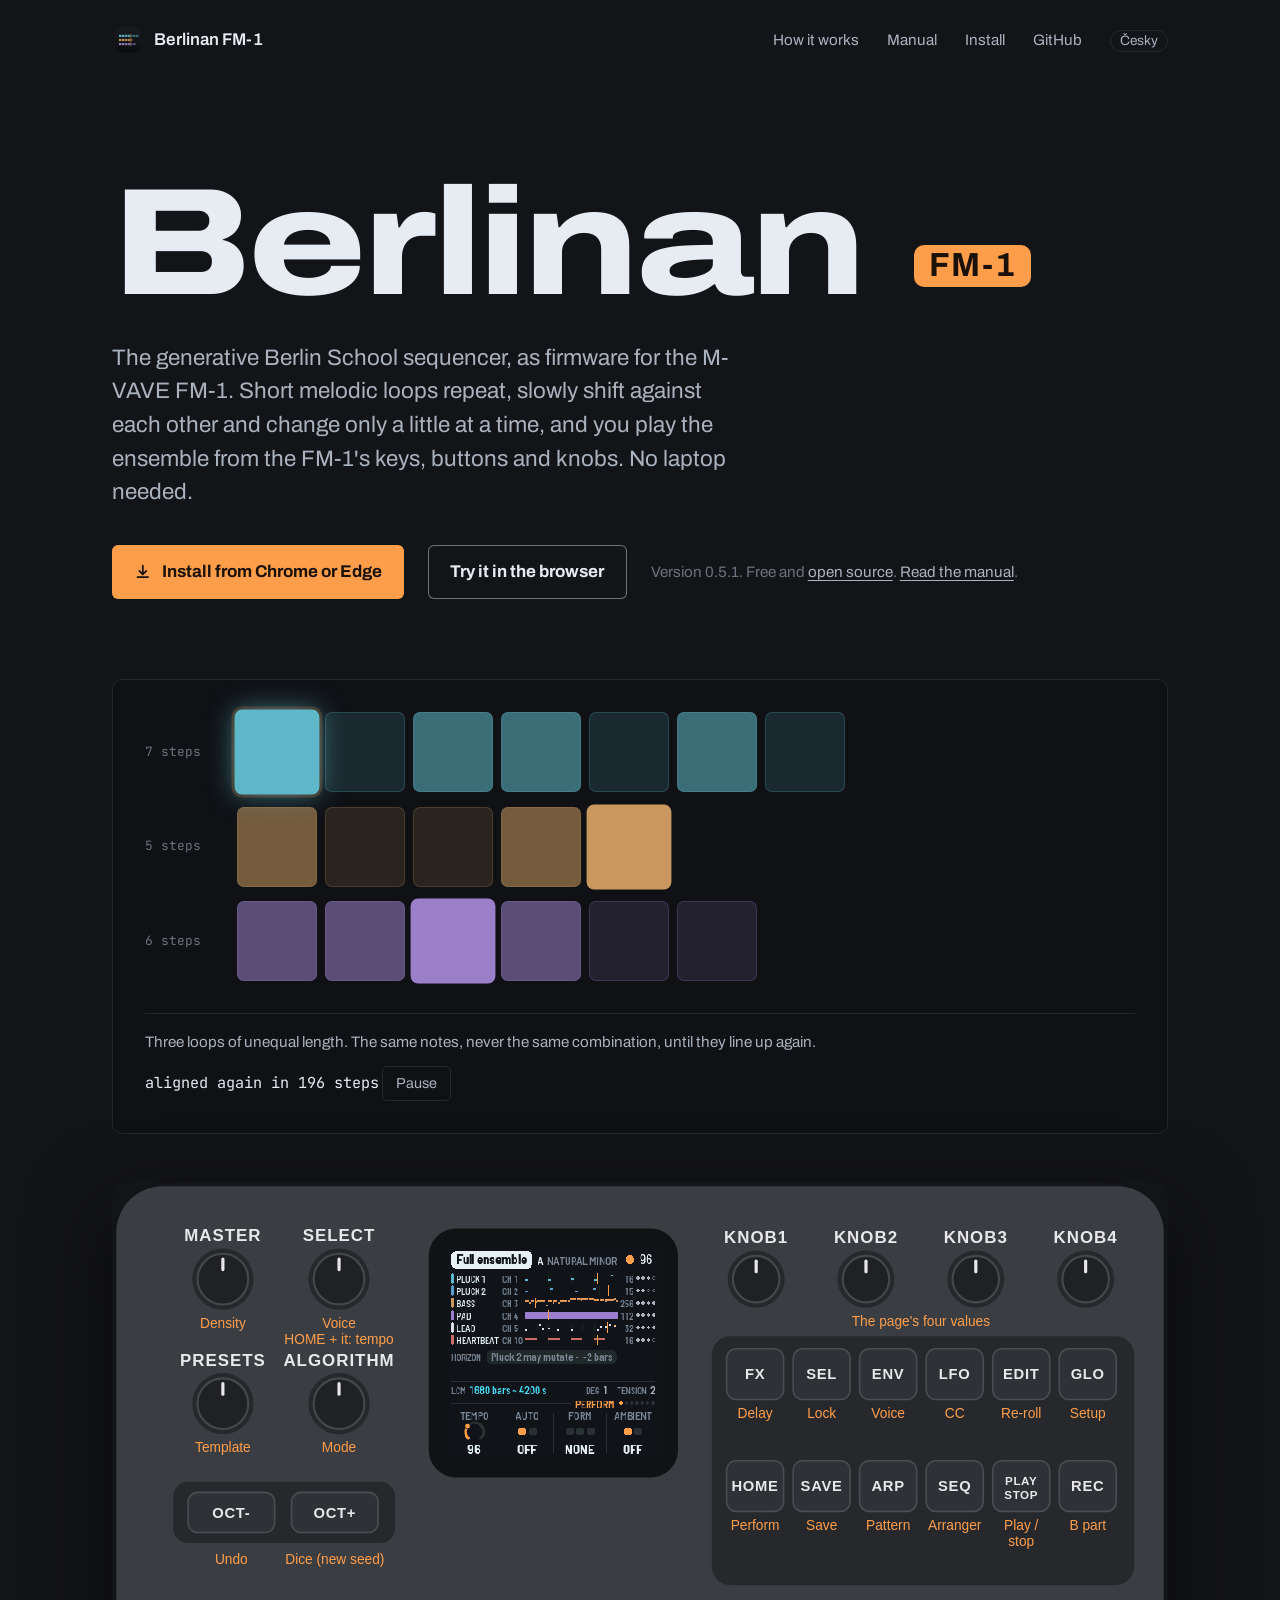
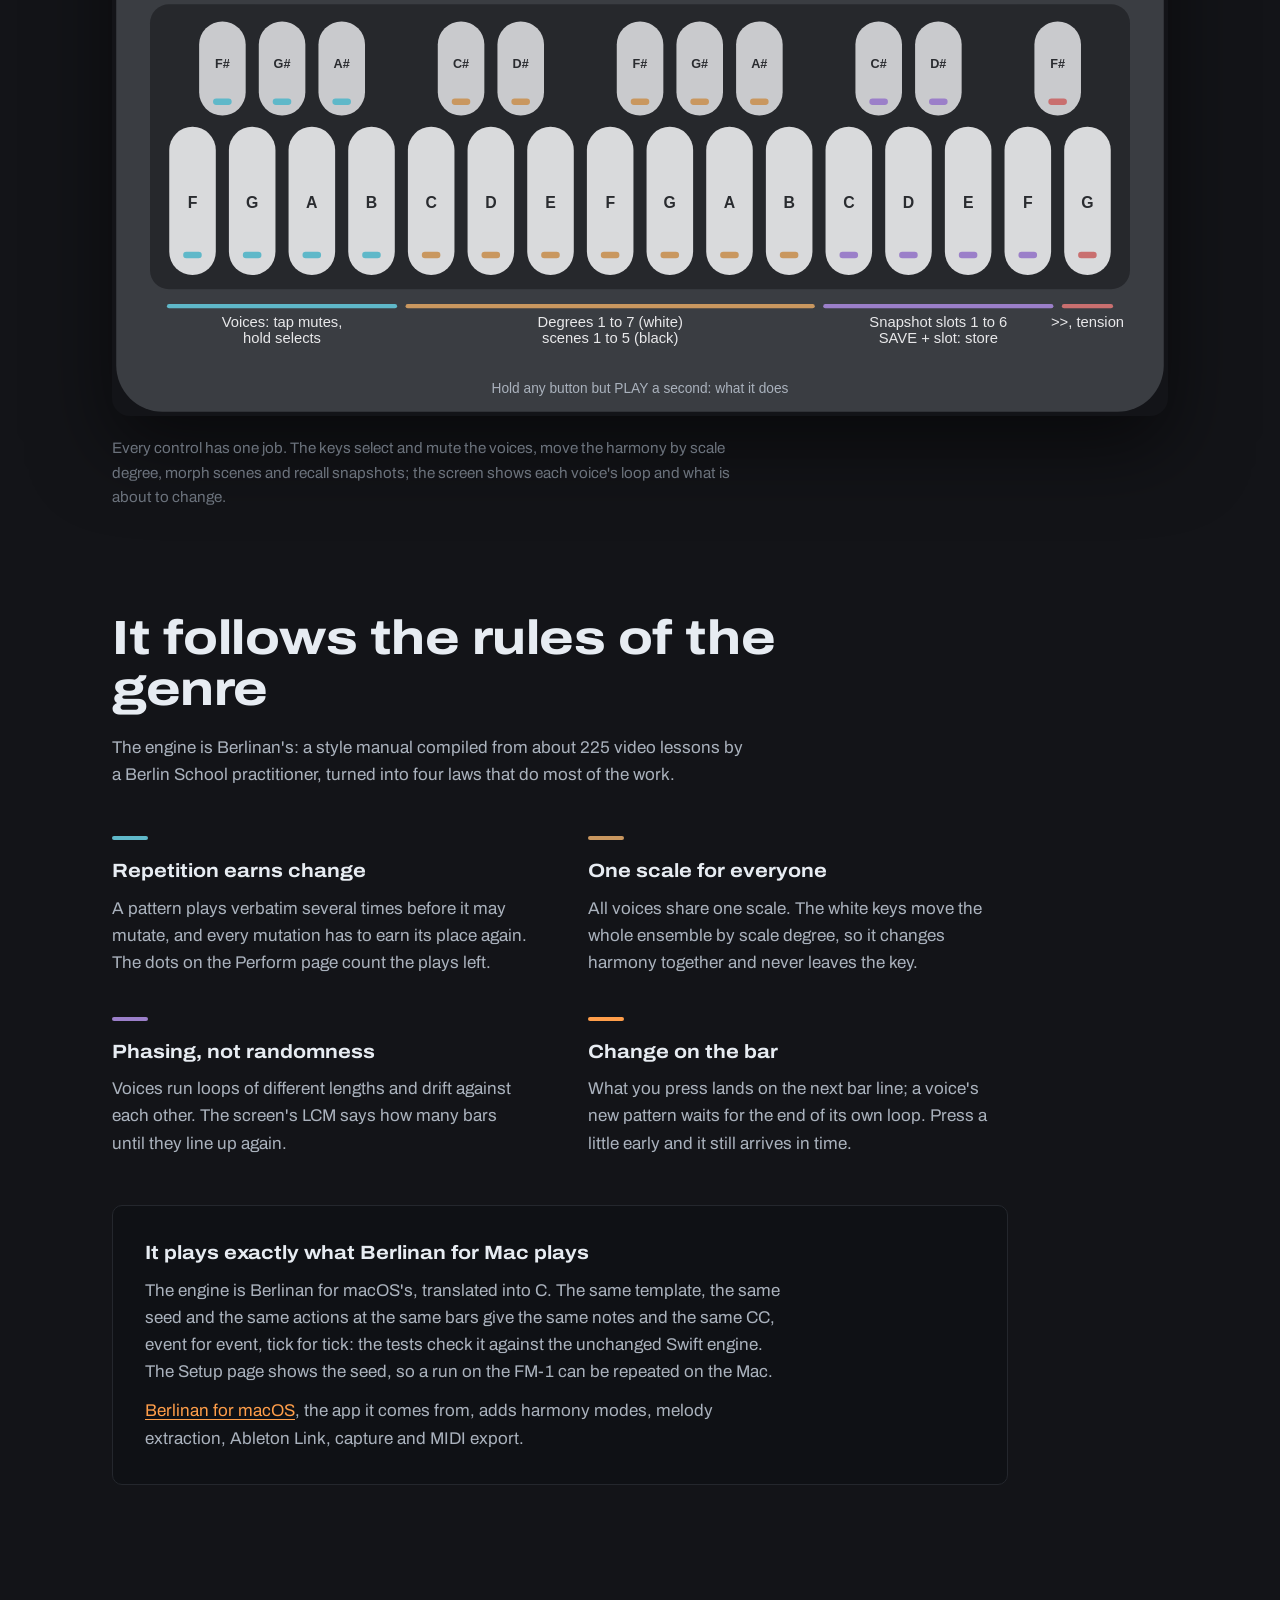
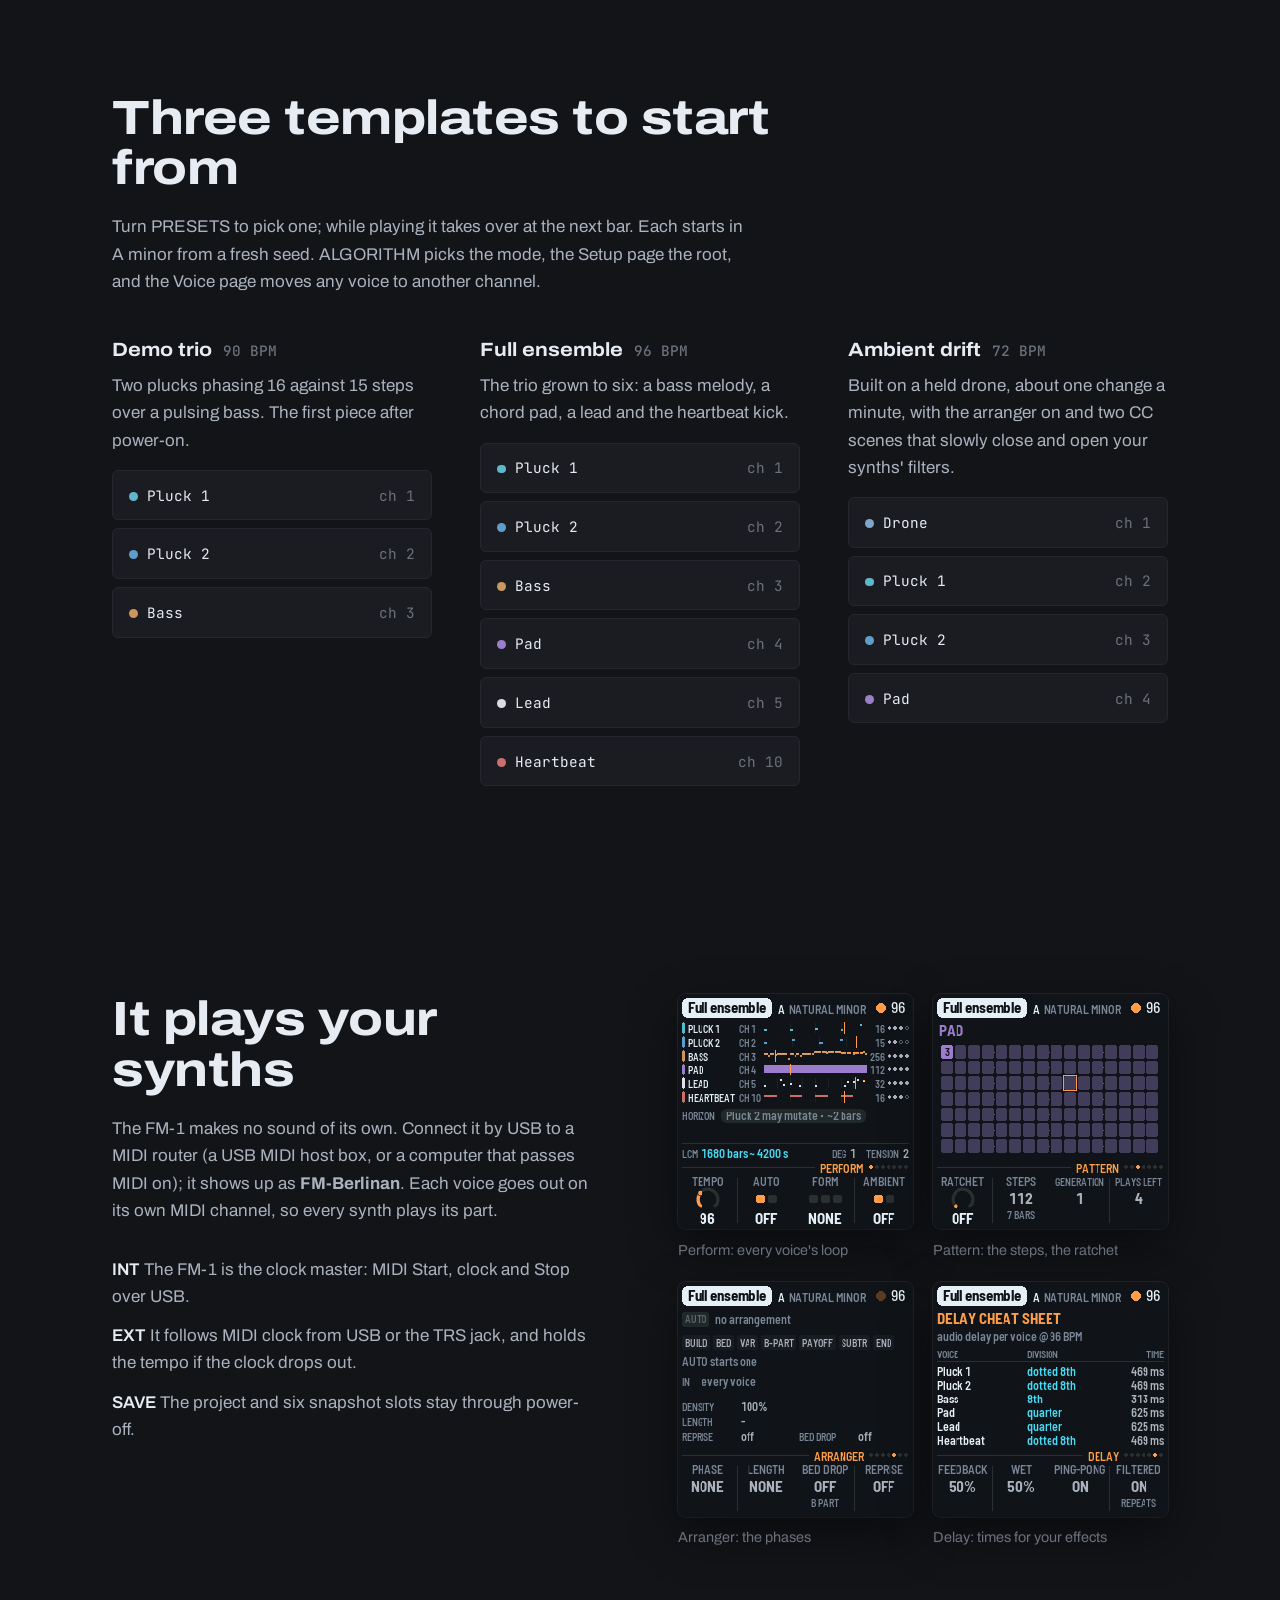
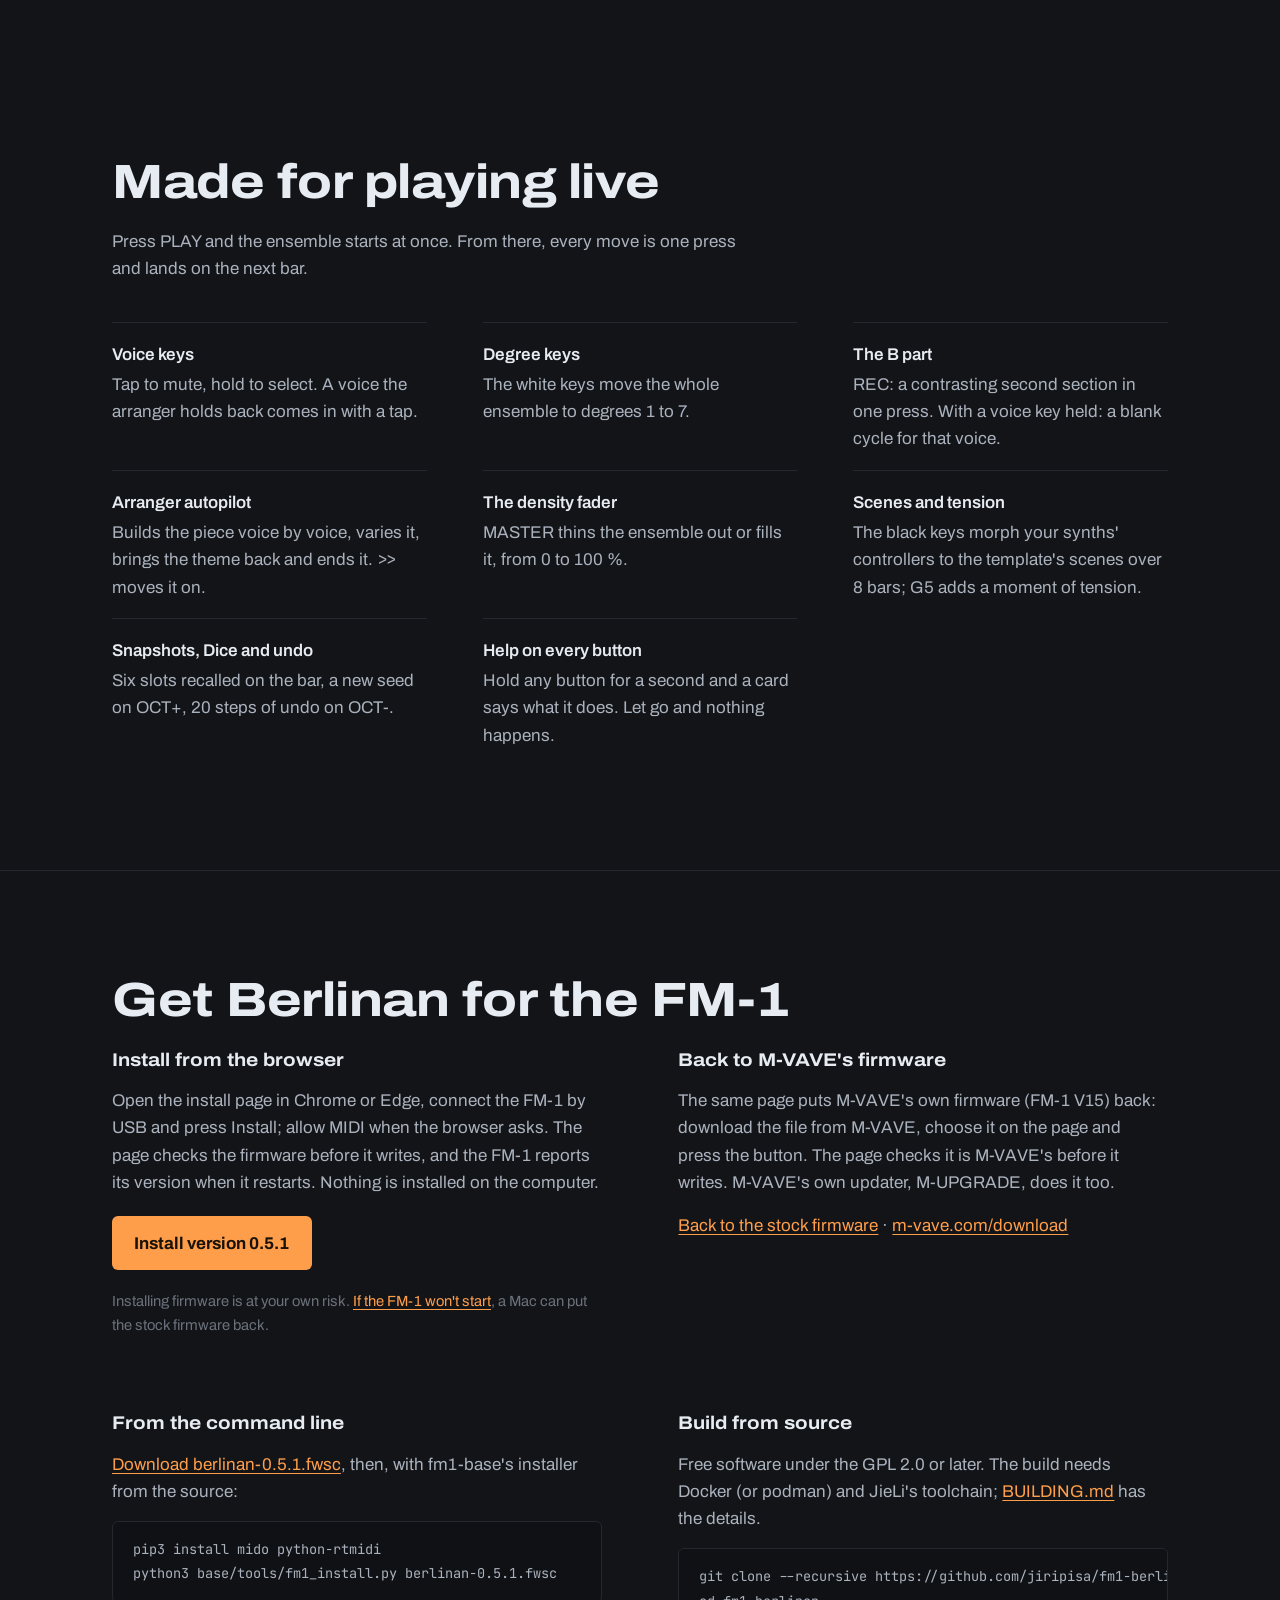
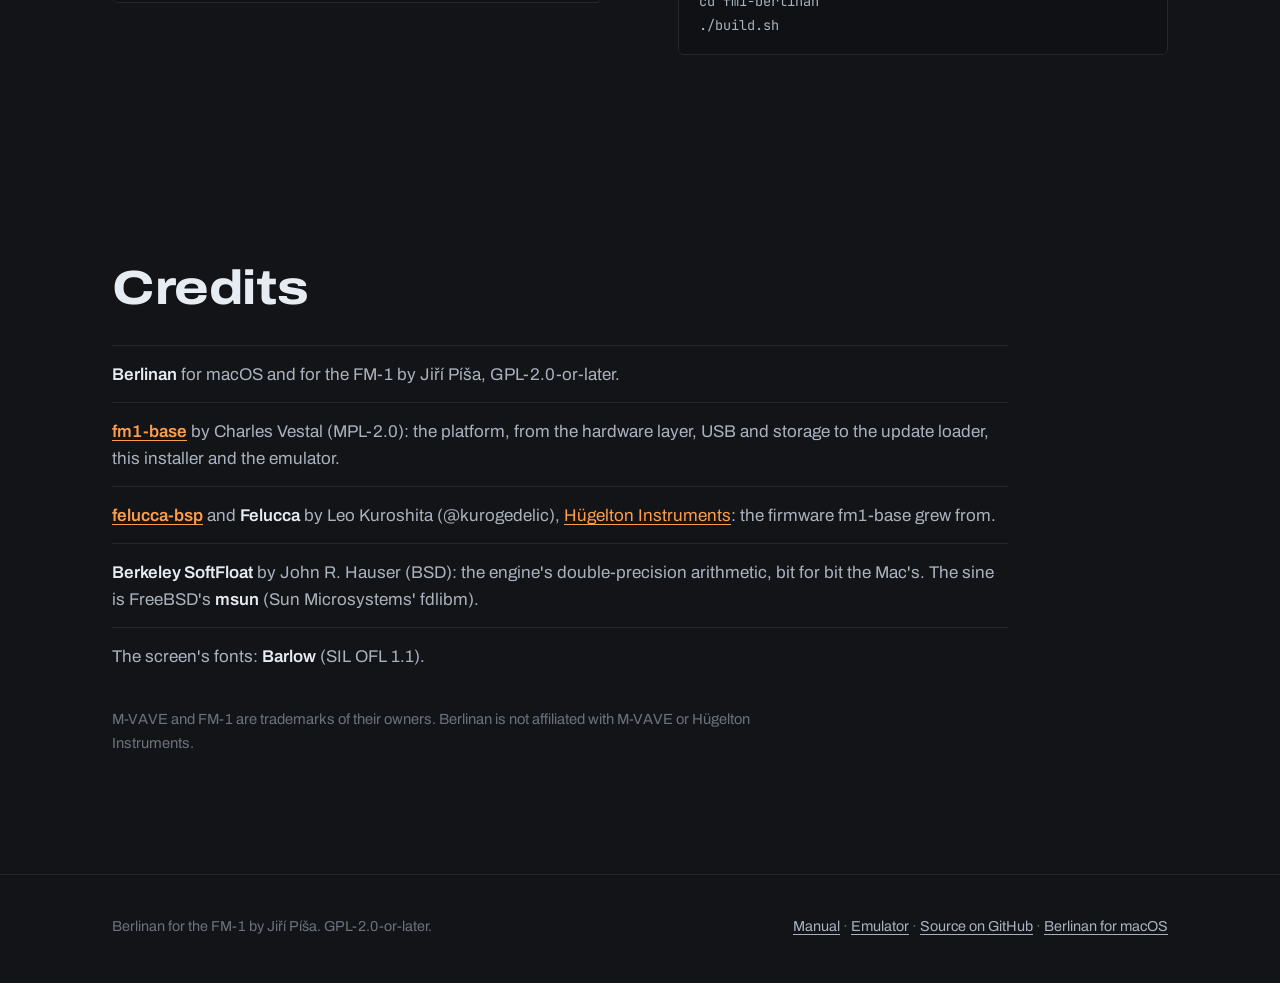
<file: index.html>
<!doctype html>
<!-- SPDX-License-Identifier: GPL-2.0-or-later
     Copyright (C) 2026 Jiří Píša
     The site's front page, in Berlinan for macOS's design (assets/site.css). tools/site_pages.py fills in the
     version (0.5.1) and the package's file name (berlinan-0.5.1.fwsc). -->
<html lang="en">
<head>
<meta charset="utf-8">
<meta name="viewport" content="width=device-width, initial-scale=1">
<title>Berlinan for the FM-1 — Berlin School sequencer firmware for the M-VAVE FM-1</title>
<meta name="description" content="Berlinan, the generative Berlin School MIDI sequencer, as firmware for the M-VAVE FM-1: short melodic loops that repeat, slowly shift against each other and change only a little at a time, played from the FM-1's panel. Install it from Chrome or Edge. Free and open source.">
<meta property="og:title" content="Berlinan for the FM-1">
<meta property="og:description" content="The generative Berlin School sequencer as firmware for the M-VAVE FM-1. Free and open source.">
<meta property="og:image" content="https://jiripisa.github.io/fm1-berlinan/img/screen-perform.png">
<meta property="og:type" content="website">
<meta name="theme-color" content="#131418">
<link rel="alternate" hreflang="en" href="https://jiripisa.github.io/fm1-berlinan/">
<link rel="alternate" hreflang="cs" href="https://jiripisa.github.io/fm1-berlinan/cs/">
<link rel="alternate" hreflang="x-default" href="https://jiripisa.github.io/fm1-berlinan/">
<link rel="icon" href="assets/icon.png">
<link rel="preconnect" href="https://fonts.googleapis.com">
<link rel="preconnect" href="https://fonts.gstatic.com" crossorigin>
<link href="https://fonts.googleapis.com/css2?family=Archivo:wdth,wght@62..125,400..800&family=JetBrains+Mono:wght@400;500&display=swap" rel="stylesheet">
<link rel="stylesheet" href="assets/site.css">
<link rel="stylesheet" href="assets/fm1.css">
</head>
<body>

<header class="wrap masthead">
  <a class="brand" href="#top"><img src="assets/icon.png" alt="" width="32" height="32">Berlinan FM-1</a>
  <nav aria-label="Page">
    <a href="#how">How it works</a>
    <a href="manual/">Manual</a>
    <a href="#get">Install</a>
    <a href="https://github.com/jiripisa/fm1-berlinan">GitHub</a>
    <a class="lang" href="cs/" hreflang="cs" lang="cs">Česky</a>
  </nav>
</header>

<main id="top">
  <div class="wrap hero">
    <h1>Berlinan <span class="tag">FM-1</span></h1>
    <p class="lede">
      The generative Berlin School sequencer, as firmware for the M-VAVE FM-1.
      Short melodic loops repeat, slowly shift against each other and change
      only a little at a time, and you play the ensemble from the FM-1's keys,
      buttons and knobs. No laptop needed.
    </p>
    <div class="actions">
      <a class="button" href="install/">
        <svg viewBox="0 0 20 20" fill="none" stroke="currentColor" stroke-width="2" aria-hidden="true"><path d="M10 3v10m0 0-4-4m4 4 4-4M4 16h12" stroke-linecap="round" stroke-linejoin="round"/></svg>
        Install from Chrome or Edge
      </a>
      <a class="button secondary" href="emu/">Try it in the browser</a>
      <span class="meta">Version 0.5.1. Free and <a href="https://github.com/jiripisa/fm1-berlinan">open source</a>. <a href="manual/">Read the manual</a>.</span>
    </div>

    <div class="machine" aria-label="Animated example of three loops of different lengths slowly shifting against each other">
      <div class="lane" data-voice="0"><span class="lane-name">7 steps</span><div class="cells"></div></div>
      <div class="lane" data-voice="1"><span class="lane-name">5 steps</span><div class="cells"></div></div>
      <div class="lane" data-voice="2"><span class="lane-name">6 steps</span><div class="cells"></div></div>
      <div class="machine-foot">
        <span>Three loops of unequal length. The same notes, never the same combination, until they line up again.</span>
        <span>
          <span class="counter" id="counter" aria-live="off">aligned again in 210 steps</span>
          <button type="button" id="toggle" aria-pressed="false">Pause</button>
        </span>
      </div>
    </div>
  </div>

  <div class="wrap shot">
    <figure>
      <img class="panel" src="img/fm1-panel.svg" width="1000" height="790"
           alt="A drawing of the FM-1 running Berlinan, its screen showing the Perform page of the Full ensemble template. Each control is labelled with what it does: MASTER is the density, SELECT the voice, PRESETS the template, ALGORITHM the mode; the buttons open the seven pages, SAVE saves, OCT- undoes, OCT+ is Dice; the keys are the voices, the degrees 1 to 7 with the scenes, the six snapshot slots, the arranger's next change and tension.">
      <figcaption>
        Every control has one job. The keys select and mute the voices, move the
        harmony by scale degree, morph scenes and recall snapshots; the screen shows
        each voice's loop and what is about to change.
      </figcaption>
    </figure>
  </div>

  <section id="how">
    <div class="wrap">
      <h2>It follows the rules of the genre</h2>
      <p class="intro">
        The engine is Berlinan's: a style manual compiled from about 225 video
        lessons by a Berlin School practitioner, turned into four laws that do
        most of the work.
      </p>
      <dl class="laws">
        <div>
          <dt>Repetition earns change</dt>
          <dd>A pattern plays verbatim several times before it may mutate, and every mutation has to earn its place again. The dots on the Perform page count the plays left.</dd>
        </div>
        <div>
          <dt>One scale for everyone</dt>
          <dd>All voices share one scale. The white keys move the whole ensemble by scale degree, so it changes harmony together and never leaves the key.</dd>
        </div>
        <div>
          <dt>Phasing, not randomness</dt>
          <dd>Voices run loops of different lengths and drift against each other. The screen's LCM says how many bars until they line up again.</dd>
        </div>
        <div>
          <dt>Change on the bar</dt>
          <dd>What you press lands on the next bar line; a voice's new pattern waits for the end of its own loop. Press a little early and it still arrives in time.</dd>
        </div>
      </dl>

      <div class="same">
        <h3>It plays exactly what Berlinan for Mac plays</h3>
        <p>The engine is Berlinan for macOS's, translated into C. The same template, the same seed and the same
        actions at the same bars give the same notes and the same CC, event for event, tick for tick: the tests
        check it against the unchanged Swift engine. The Setup page shows the seed, so a run on the FM-1 can be
        repeated on the Mac.</p>
        <p><a href="https://jiripisa.github.io/berlinan/">Berlinan for macOS</a>, the app it comes from, adds harmony
        modes, melody extraction, Ableton Link, capture and MIDI export.</p>
      </div>
    </div>
  </section>

  <section>
    <div class="wrap">
      <h2>Three templates to start from</h2>
      <p class="intro">
        Turn PRESETS to pick one; while playing it takes over at the next bar.
        Each starts in A minor from a fresh seed. ALGORITHM picks the mode, the
        Setup page the root, and the Voice page moves any voice to another channel.
      </p>
      <div class="templates">
        <div>
          <h3>Demo trio <span class="bpm">90 BPM</span></h3>
          <p>Two plucks phasing 16 against 15 steps over a pulsing bass. The first piece after power-on.</p>
          <ul class="flow">
            <li><span><span class="dot" style="--c: var(--cyan)"></span>Pluck 1</span><span class="ch">ch 1</span></li>
            <li><span><span class="dot" style="--c: #5F9EC9"></span>Pluck 2</span><span class="ch">ch 2</span></li>
            <li><span><span class="dot" style="--c: var(--amber)"></span>Bass</span><span class="ch">ch 3</span></li>
          </ul>
        </div>
        <div>
          <h3>Full ensemble <span class="bpm">96 BPM</span></h3>
          <p>The trio grown to six: a bass melody, a chord pad, a lead and the heartbeat kick.</p>
          <ul class="flow">
            <li><span><span class="dot" style="--c: var(--cyan)"></span>Pluck 1</span><span class="ch">ch 1</span></li>
            <li><span><span class="dot" style="--c: #5F9EC9"></span>Pluck 2</span><span class="ch">ch 2</span></li>
            <li><span><span class="dot" style="--c: var(--amber)"></span>Bass</span><span class="ch">ch 3</span></li>
            <li><span><span class="dot" style="--c: var(--violet)"></span>Pad</span><span class="ch">ch 4</span></li>
            <li><span><span class="dot" style="--c: #D9DDE3"></span>Lead</span><span class="ch">ch 5</span></li>
            <li><span><span class="dot" style="--c: #C96F6F"></span>Heartbeat</span><span class="ch">ch 10</span></li>
          </ul>
        </div>
        <div>
          <h3>Ambient drift <span class="bpm">72 BPM</span></h3>
          <p>Built on a held drone, about one change a minute, with the arranger on and two CC scenes that slowly close and open your synths' filters.</p>
          <ul class="flow">
            <li><span><span class="dot" style="--c: #7FA6C9"></span>Drone</span><span class="ch">ch 1</span></li>
            <li><span><span class="dot" style="--c: var(--cyan)"></span>Pluck 1</span><span class="ch">ch 2</span></li>
            <li><span><span class="dot" style="--c: #5F9EC9"></span>Pluck 2</span><span class="ch">ch 3</span></li>
            <li><span><span class="dot" style="--c: var(--violet)"></span>Pad</span><span class="ch">ch 4</span></li>
          </ul>
        </div>
      </div>
    </div>
  </section>

  <section>
    <div class="wrap routing">
      <div>
        <h2>It plays your synths</h2>
        <p class="intro">
          The FM-1 makes no sound of its own. Connect it by USB to a MIDI router
          (a USB MIDI host box, or a computer that passes MIDI on); it shows up as
          <b>FM-Berlinan</b>. Each voice goes out on its own MIDI channel, so every
          synth plays its part.
        </p>
        <div class="sync">
          <p><b>INT</b> The FM-1 is the clock master: MIDI Start, clock and Stop over USB.</p>
          <p><b>EXT</b> It follows MIDI clock from USB or the TRS jack, and holds the tempo if the clock drops out.</p>
          <p><b>SAVE</b> The project and six snapshot slots stay through power-off.</p>
        </div>
      </div>
      <ul class="screens" aria-label="The FM-1's screen running Berlinan">
        <li><figure><img src="img/screen-perform.png" width="240" height="240" alt="The Perform page: six voice lanes with their channels, loops and plays left, the horizon saying Pluck 2 may mutate in about 2 bars, and LCM 1680 bars"><figcaption>Perform: every voice's loop</figcaption></figure></li>
        <li><figure><img src="img/screen-pattern.png" width="240" height="240" alt="The Pattern page: the pad's pattern in steps, a bar a row, with the ratchet knob OFF"><figcaption>Pattern: the steps, the ratchet</figcaption></figure></li>
        <li><figure><img src="img/screen-arranger.png" width="240" height="240" alt="The Arranger page: the seven phases BUILD, BED, VAR, B-PART, PAYOFF, SUBTR and END"><figcaption>Arranger: the phases</figcaption></figure></li>
        <li><figure><img src="img/screen-delay.png" width="240" height="240" alt="The Delay cheat sheet: a note division and its time in milliseconds for each voice at 96 BPM"><figcaption>Delay: times for your effects</figcaption></figure></li>
      </ul>
    </div>
  </section>

  <section>
    <div class="wrap">
      <h2>Made for playing live</h2>
      <p class="intro">
        Press PLAY and the ensemble starts at once. From there, every move is one
        press and lands on the next bar.
      </p>
      <ul class="features">
        <li><b>Voice keys</b>Tap to mute, hold to select. A voice the arranger holds back comes in with a tap.</li>
        <li><b>Degree keys</b>The white keys move the whole ensemble to degrees 1 to 7.</li>
        <li><b>The B part</b>REC: a contrasting second section in one press. With a voice key held: a blank cycle for that voice.</li>
        <li><b>Arranger autopilot</b>Builds the piece voice by voice, varies it, brings the theme back and ends it. <code>&gt;&gt;</code> moves it on.</li>
        <li><b>The density fader</b>MASTER thins the ensemble out or fills it, from 0 to 100 %.</li>
        <li><b>Scenes and tension</b>The black keys morph your synths' controllers to the template's scenes over 8 bars; G5 adds a moment of tension.</li>
        <li><b>Snapshots, Dice and undo</b>Six slots recalled on the bar, a new seed on OCT+, 20 steps of undo on OCT-.</li>
        <li><b>Help on every button</b>Hold any button for a second and a card says what it does. Let go and nothing happens.</li>
      </ul>
    </div>
  </section>

  <section class="get" id="get">
    <div class="wrap">
      <h2>Get Berlinan for the FM-1</h2>
      <div class="get-grid">
        <div>
          <h3>Install from the browser</h3>
          <p>
            Open the install page in Chrome or Edge, connect the FM-1 by USB and
            press Install; allow MIDI when the browser asks. The page checks the
            firmware before it writes, and the FM-1 reports its version when it
            restarts. Nothing is installed on the computer.
          </p>
          <div class="actions" style="margin-top: 1.25rem">
            <a class="button" href="install/">Install version 0.5.1</a>
          </div>
          <p class="small" style="margin-top: 1.25rem">Installing firmware is at your own risk. <a href="manual/#s10">If the FM-1 won't start</a>, a Mac can put the stock firmware back.</p>
        </div>
        <div>
          <h3>Back to M-VAVE's firmware</h3>
          <p>
            The same page puts M-VAVE's own firmware (FM-1 V15) back: download the
            file from M-VAVE, choose it on the page and press the button. The page
            checks it is M-VAVE's before it writes. M-VAVE's own updater,
            M-UPGRADE, does it too.
          </p>
          <p><a href="install/">Back to the stock firmware</a> · <a href="https://www.m-vave.com/download">m-vave.com/download</a></p>
        </div>
      </div>
      <div class="get-grid">
        <div>
          <h3>From the command line</h3>
          <p><a href="firmware/berlinan-0.5.1.fwsc">Download berlinan-0.5.1.fwsc</a>, then, with fm1-base's installer from the source:</p>
<pre><code>pip3 install mido python-rtmidi
python3 base/tools/fm1_install.py berlinan-0.5.1.fwsc</code></pre>
        </div>
        <div>
          <h3>Build from source</h3>
          <p>
            Free software under the GPL 2.0 or later. The build needs Docker (or
            podman) and JieLi's toolchain; <a href="https://github.com/jiripisa/fm1-berlinan/blob/main/BUILDING.md">BUILDING.md</a> has the details.
          </p>
<pre><code>git clone --recursive https://github.com/jiripisa/fm1-berlinan.git
cd fm1-berlinan
./build.sh</code></pre>
        </div>
      </div>
    </div>
  </section>

  <section>
    <div class="wrap">
      <h2>Credits</h2>
      <ul class="credits">
        <li><b>Berlinan</b> for macOS and for the FM-1 by Jiří Píša, GPL-2.0-or-later.</li>
        <li><b><a href="https://github.com/charlesvestal/fm1-base">fm1-base</a></b> by Charles Vestal (MPL-2.0): the platform, from the hardware layer, USB and storage to the update loader, this installer and the emulator.</li>
        <li><b><a href="https://github.com/hugelton/felucca-bsp">felucca-bsp</a></b> and <b>Felucca</b> by Leo Kuroshita (@kurogedelic), <a href="https://hugelton.com">Hügelton Instruments</a>: the firmware fm1-base grew from.</li>
        <li><b>Berkeley SoftFloat</b> by John R. Hauser (BSD): the engine's double-precision arithmetic, bit for bit the Mac's. The sine is FreeBSD's <b>msun</b> (Sun Microsystems' fdlibm).</li>
        <li>The screen's fonts: <b>Barlow</b> (SIL OFL 1.1).</li>
      </ul>
      <p class="small" style="margin-top: 1.5rem">M-VAVE and FM-1 are trademarks of their owners. Berlinan is not affiliated with M-VAVE or Hügelton Instruments.</p>
    </div>
  </section>
</main>

<footer>
  <div class="wrap">
    <span>Berlinan for the FM-1 by Jiří Píša. GPL-2.0-or-later.</span>
    <span><a href="manual/">Manual</a> · <a href="emu/">Emulator</a> · <a href="https://github.com/jiripisa/fm1-berlinan">Source on GitHub</a> · <a href="https://jiripisa.github.io/berlinan/">Berlinan for macOS</a></span>
  </div>
</footer>

<script src="assets/phasing.js"></script>
</body>
</html>
</file>
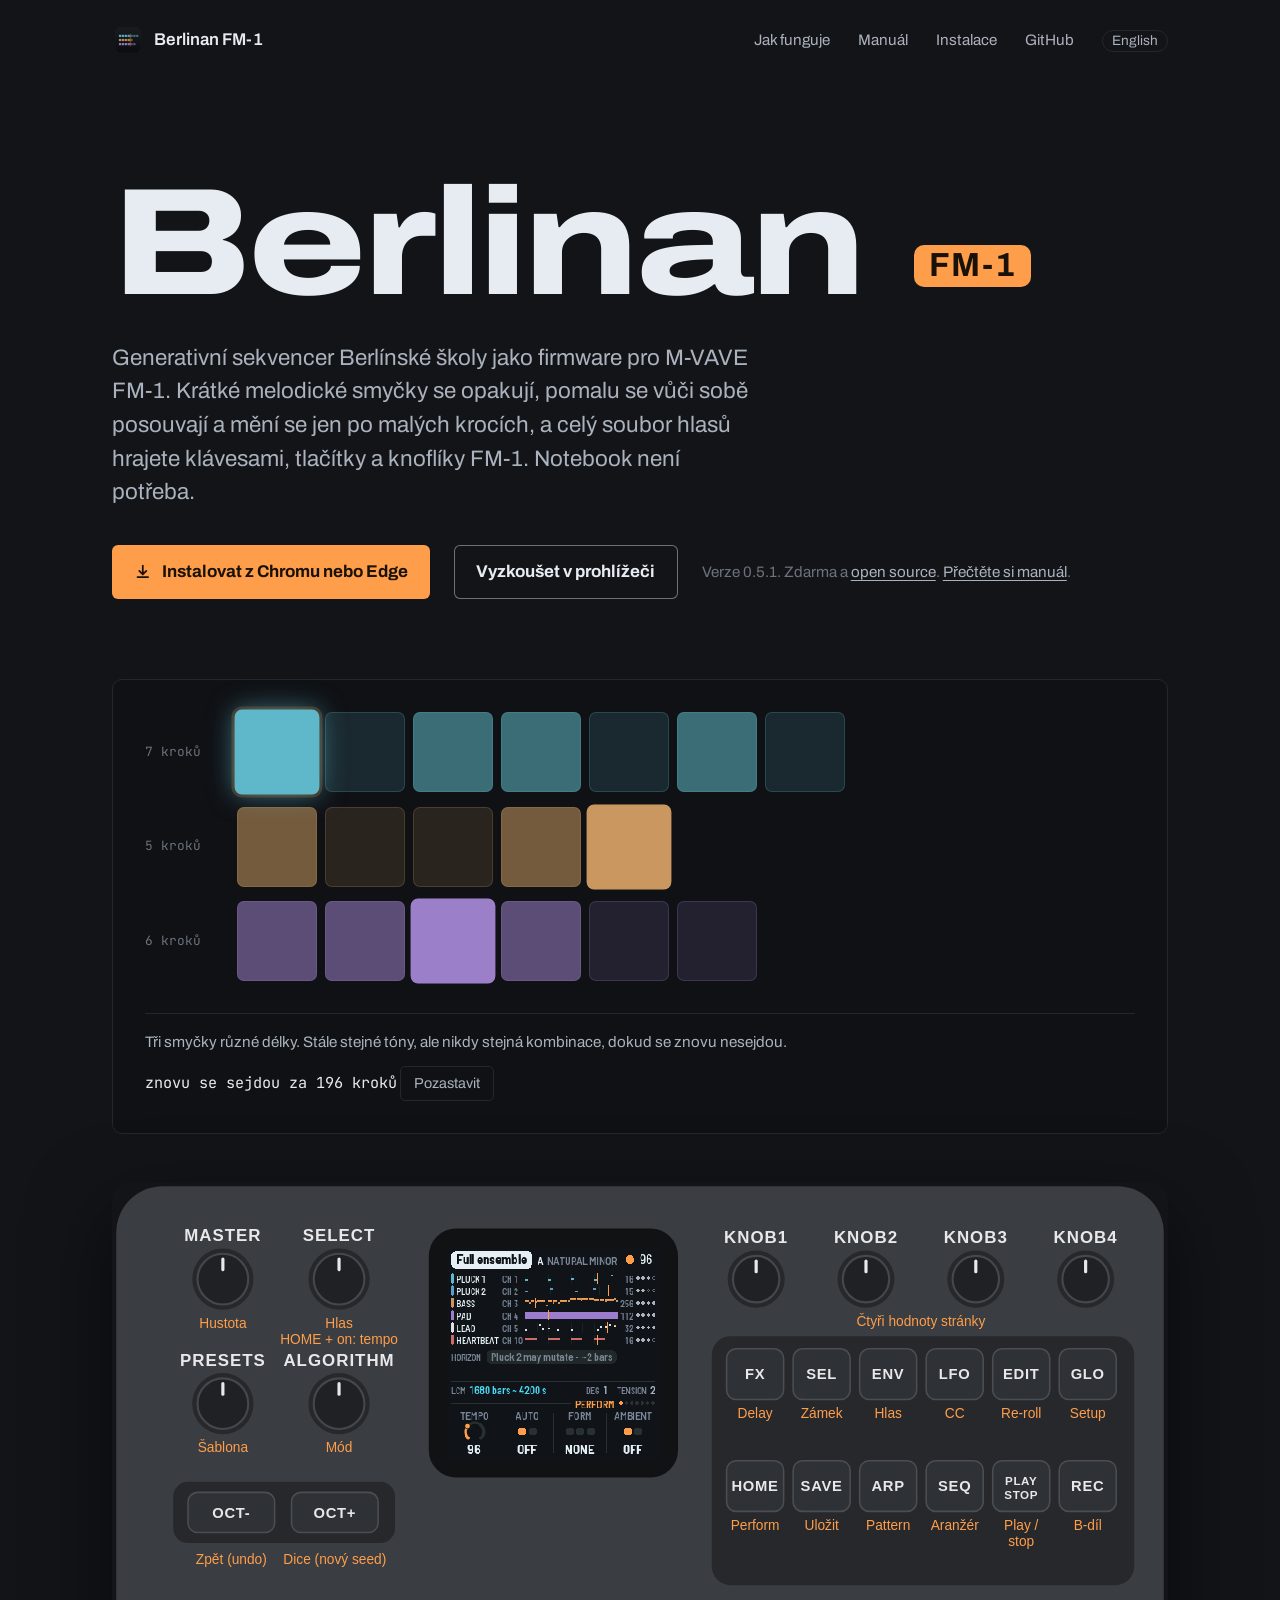
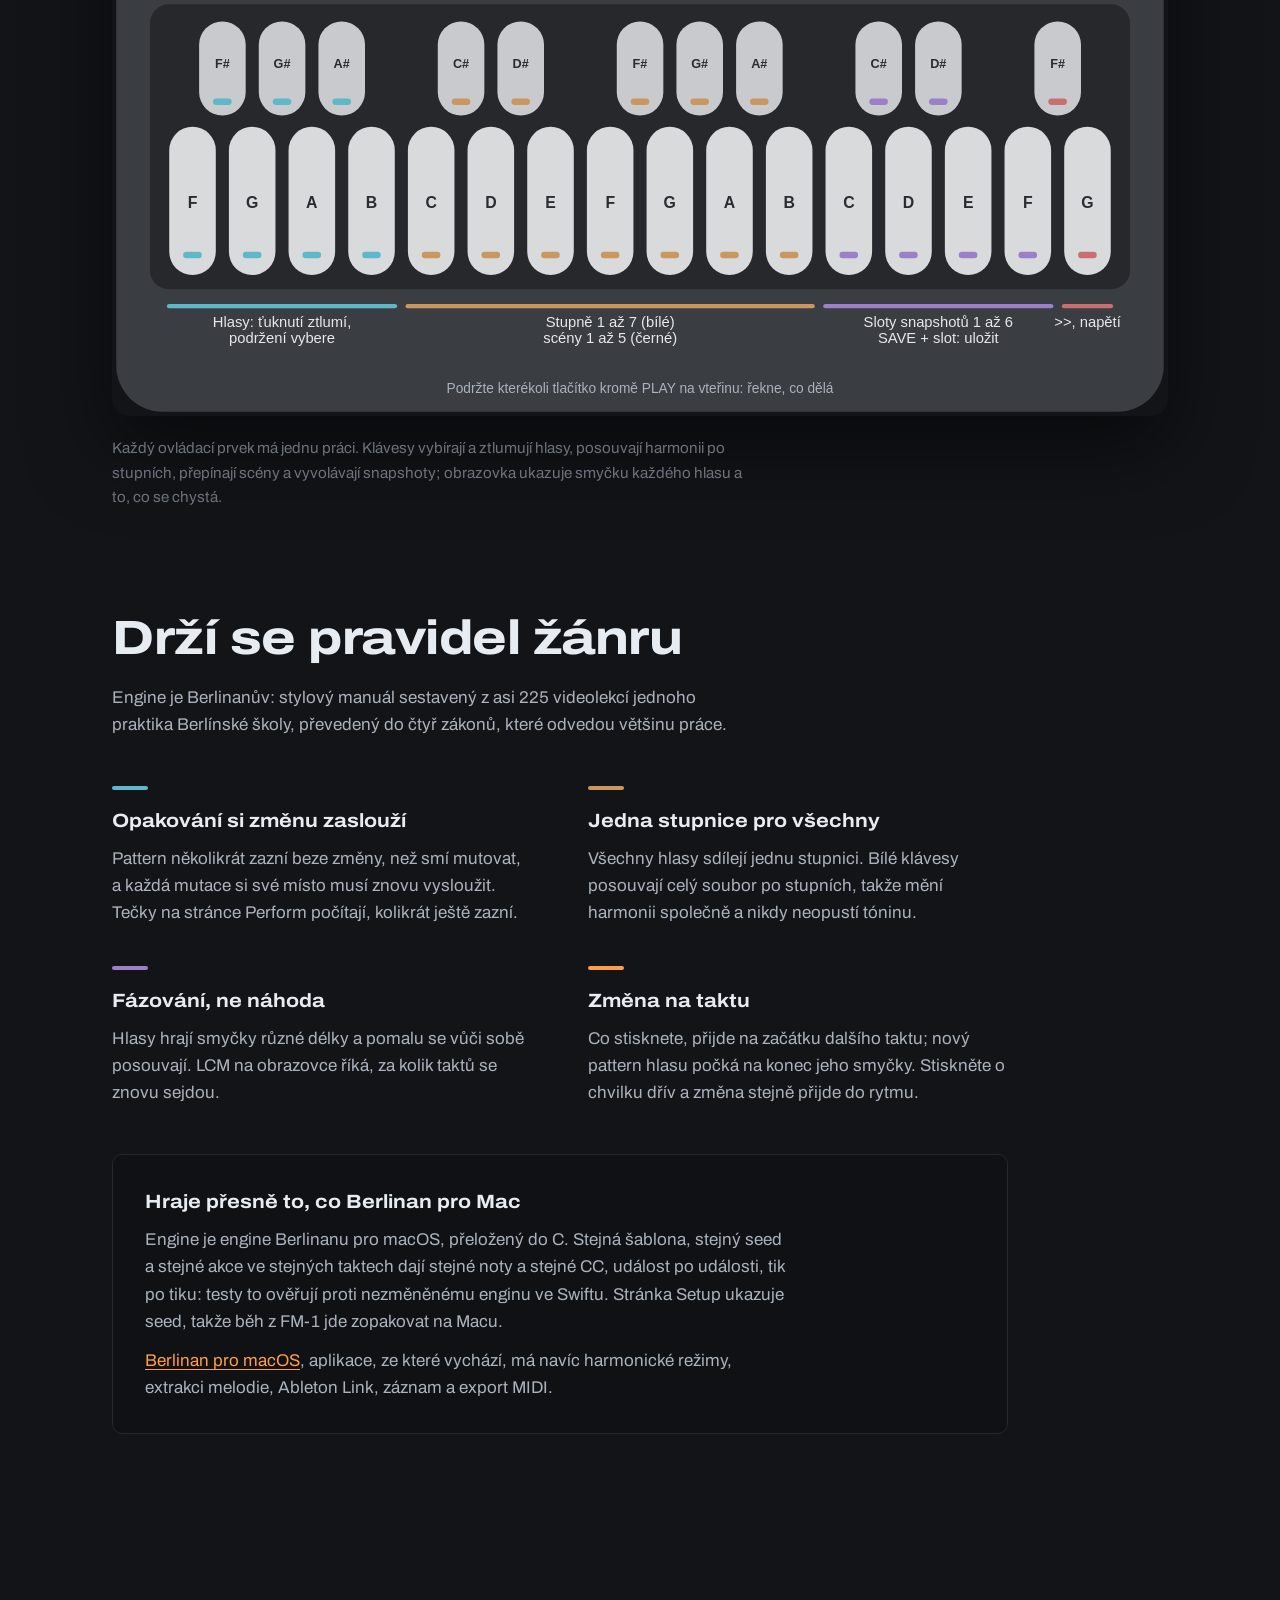
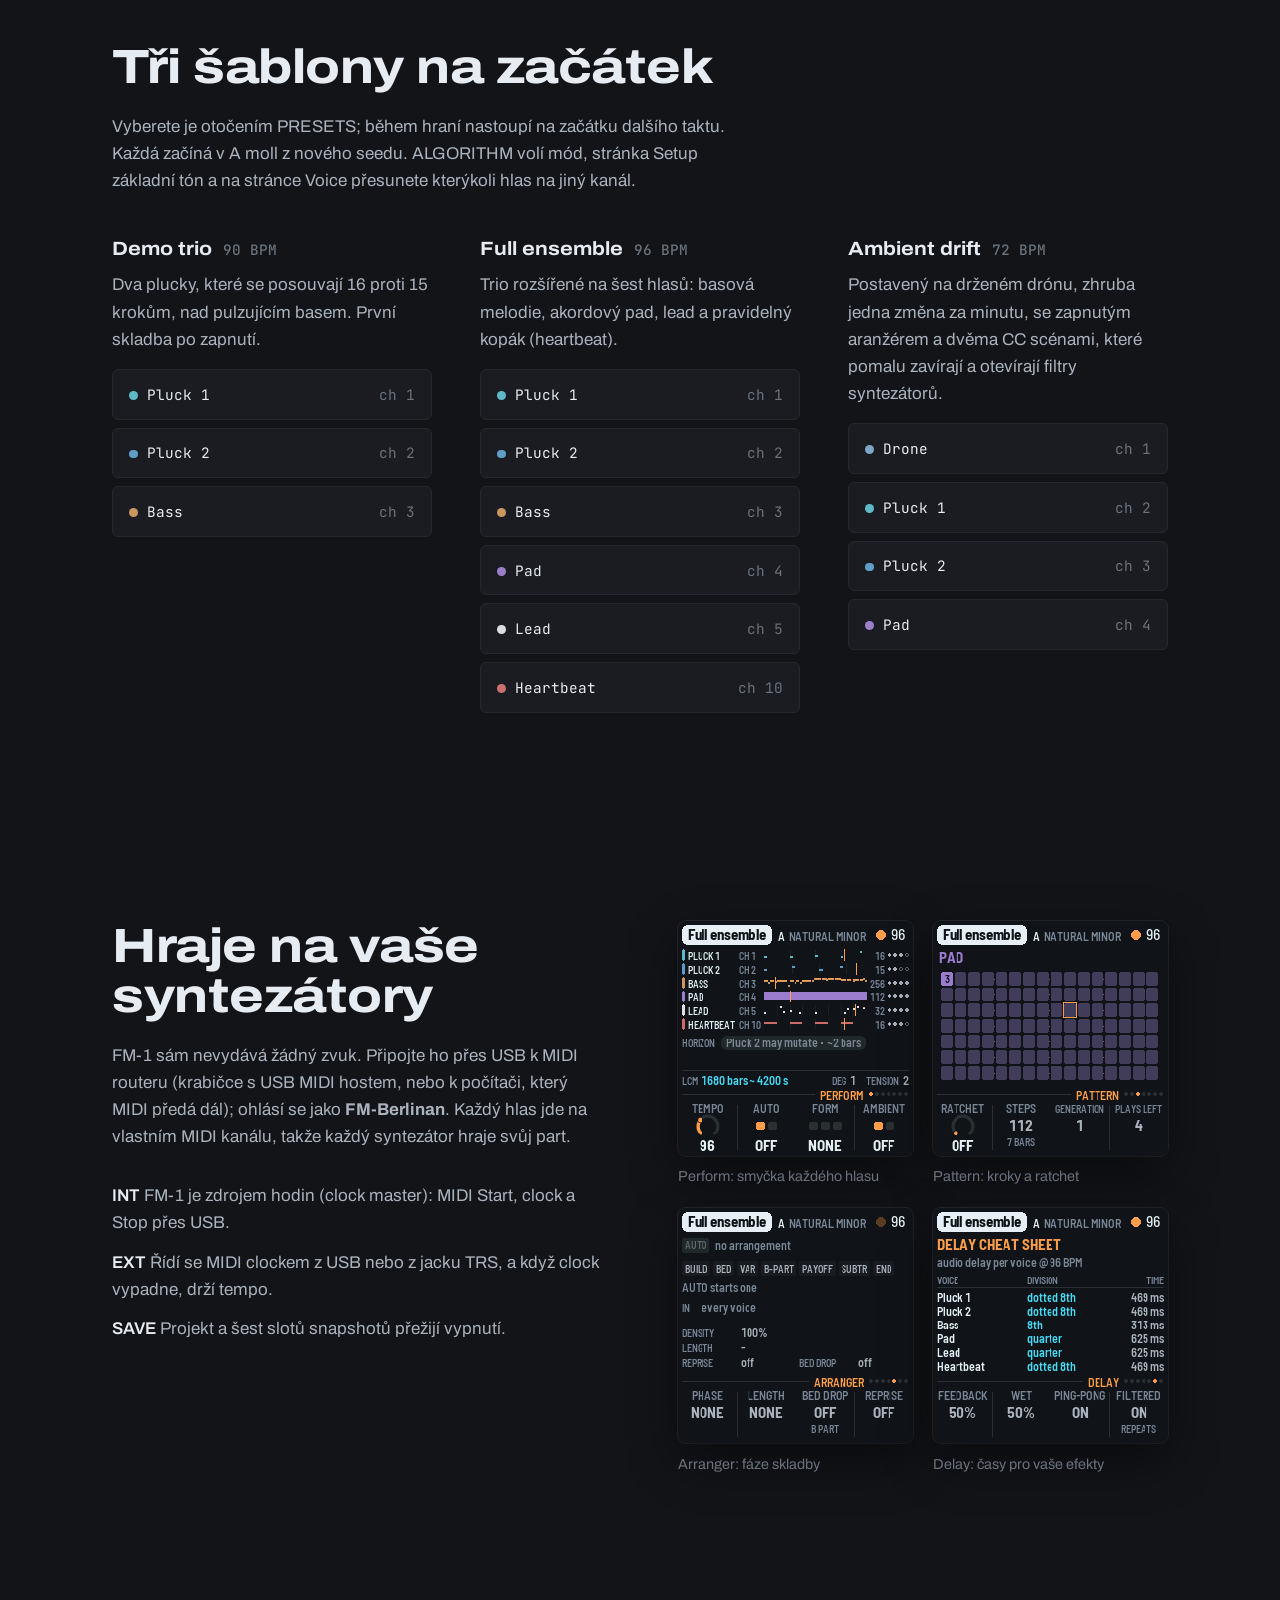
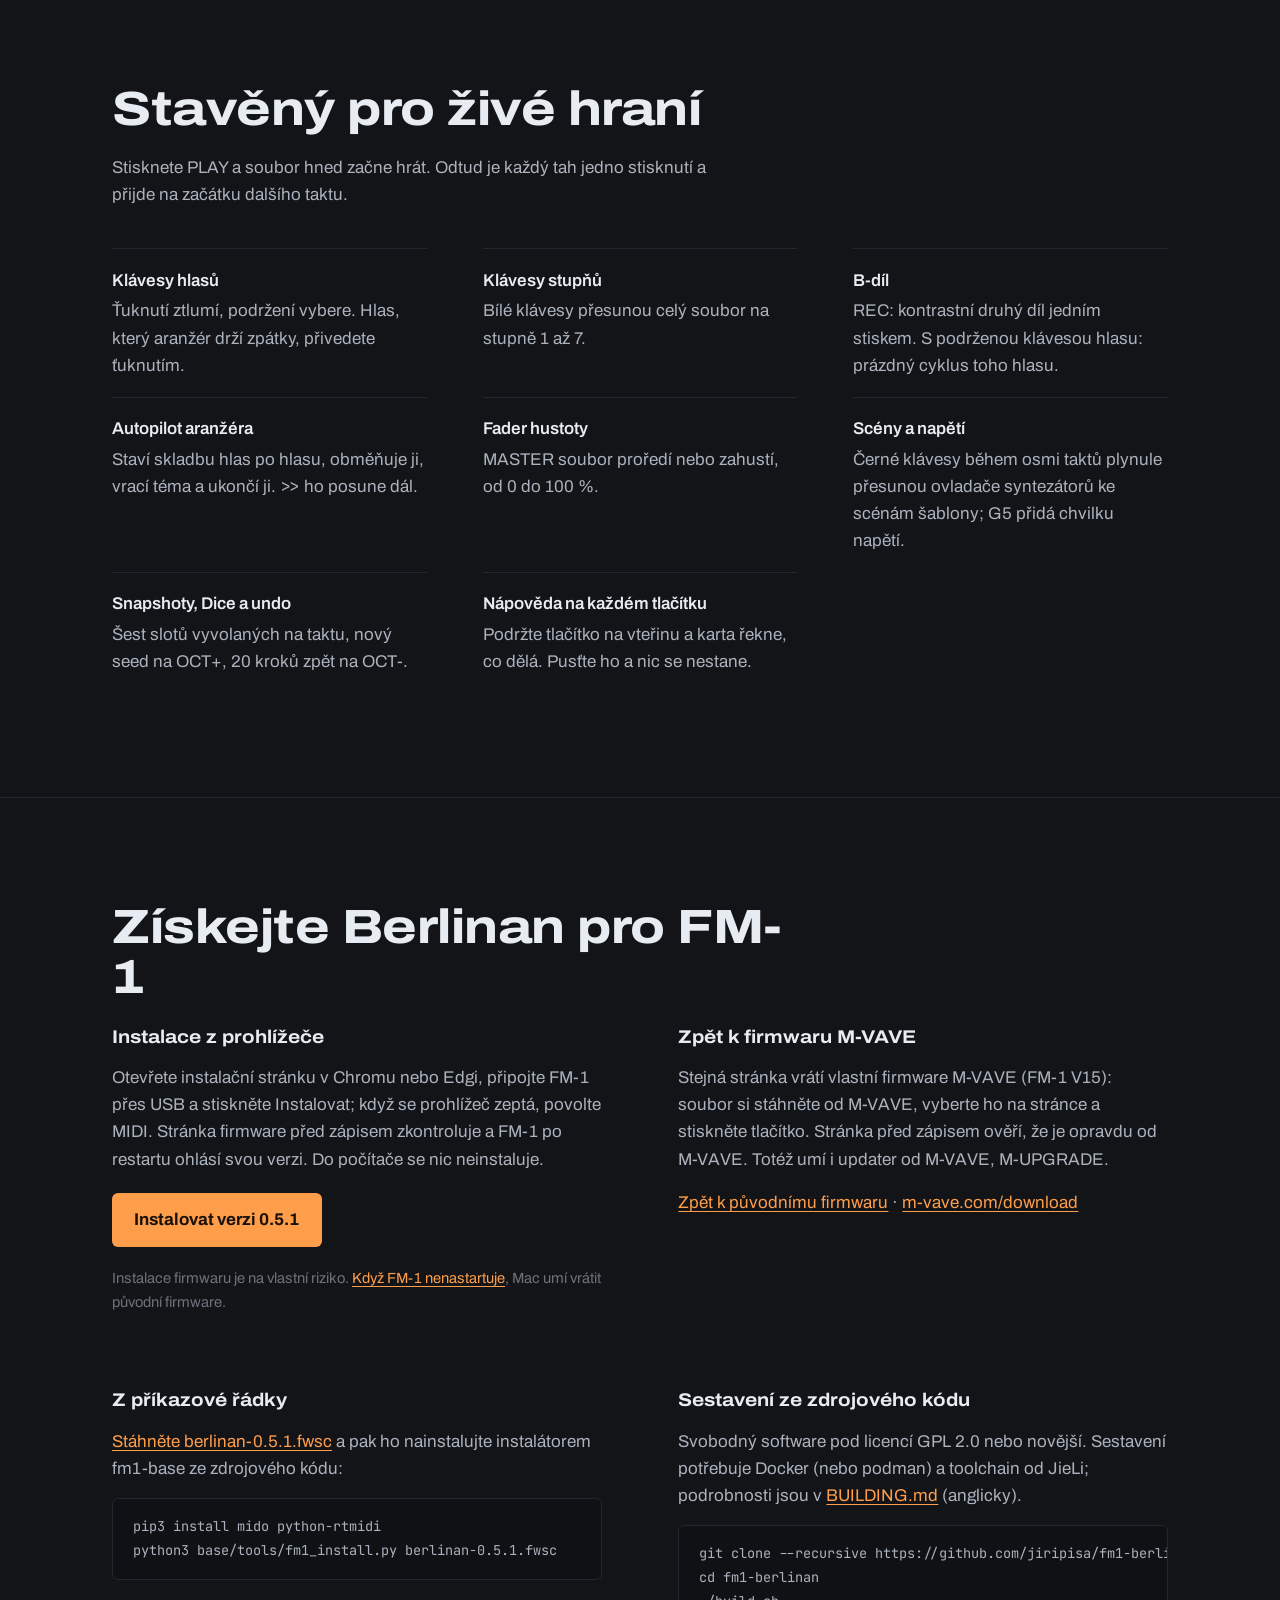
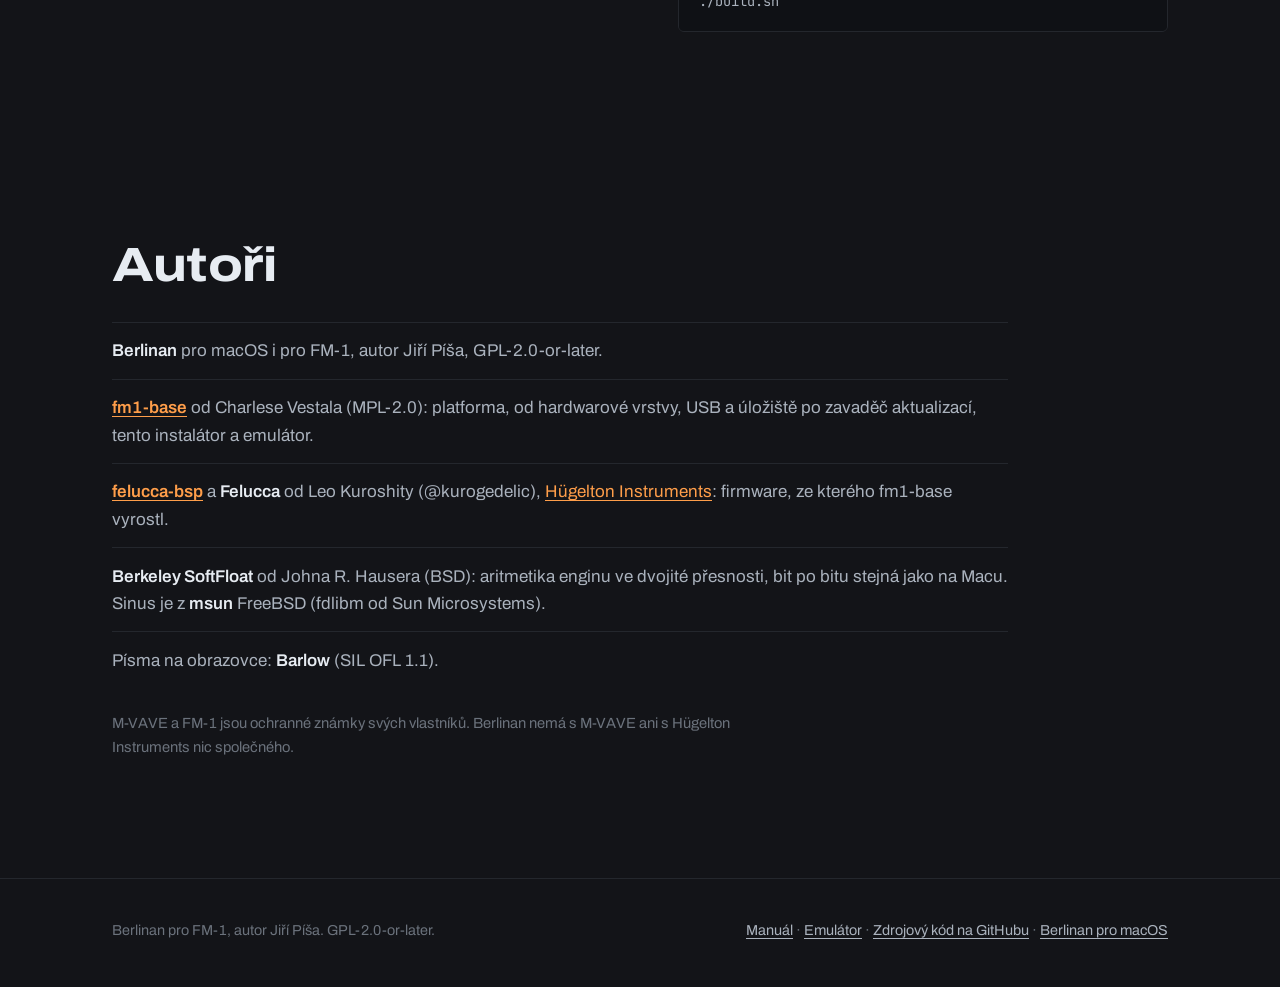
<file: cs/index.html>
<!doctype html>
<!-- SPDX-License-Identifier: GPL-2.0-or-later
     Copyright (C) 2026 Jiří Píša
     The site's front page in Czech (../index.html's), in Berlinan for macOS's design (../assets/site.css).
     tools/site_pages.py fills in the version (0.5.1) and the package's file name (berlinan-0.5.1.fwsc). -->
<html lang="cs">
<head>
<meta charset="utf-8">
<meta name="viewport" content="width=device-width, initial-scale=1">
<title>Berlinan pro FM-1 — firmware sekvenceru Berlínské školy pro M-VAVE FM-1</title>
<meta name="description" content="Berlinan, generativní MIDI sekvencer Berlínské školy, jako firmware pro M-VAVE FM-1: krátké melodické smyčky, které se opakují, pomalu se vůči sobě posouvají a mění se jen po malých krocích, a hrajete je z panelu FM-1. Instalace z Chromu nebo Edge. Zdarma a open source.">
<meta property="og:title" content="Berlinan pro FM-1">
<meta property="og:description" content="Generativní sekvencer Berlínské školy jako firmware pro M-VAVE FM-1. Zdarma a open source.">
<meta property="og:image" content="https://jiripisa.github.io/fm1-berlinan/img/screen-perform.png">
<meta property="og:type" content="website">
<meta property="og:locale" content="cs_CZ">
<meta name="theme-color" content="#131418">
<link rel="alternate" hreflang="en" href="https://jiripisa.github.io/fm1-berlinan/">
<link rel="alternate" hreflang="cs" href="https://jiripisa.github.io/fm1-berlinan/cs/">
<link rel="alternate" hreflang="x-default" href="https://jiripisa.github.io/fm1-berlinan/">
<link rel="icon" href="../assets/icon.png">
<link rel="preconnect" href="https://fonts.googleapis.com">
<link rel="preconnect" href="https://fonts.gstatic.com" crossorigin>
<link href="https://fonts.googleapis.com/css2?family=Archivo:wdth,wght@62..125,400..800&family=JetBrains+Mono:wght@400;500&display=swap" rel="stylesheet">
<link rel="stylesheet" href="../assets/site.css">
<link rel="stylesheet" href="../assets/fm1.css">
</head>
<body>

<header class="wrap masthead">
  <a class="brand" href="#top"><img src="../assets/icon.png" alt="" width="32" height="32">Berlinan FM-1</a>
  <nav aria-label="Stránka">
    <a href="#how">Jak funguje</a>
    <a href="manual/">Manuál</a>
    <a href="#get">Instalace</a>
    <a href="https://github.com/jiripisa/fm1-berlinan">GitHub</a>
    <a class="lang" href="../" hreflang="en" lang="en">English</a>
  </nav>
</header>

<main id="top">
  <div class="wrap hero">
    <h1>Berlinan <span class="tag">FM-1</span></h1>
    <p class="lede">
      Generativní sekvencer Berlínské školy jako firmware pro M-VAVE FM-1.
      Krátké melodické smyčky se opakují, pomalu se vůči sobě posouvají a mění
      se jen po malých krocích, a celý soubor hlasů hrajete klávesami, tlačítky
      a knoflíky FM-1. Notebook není potřeba.
    </p>
    <div class="actions">
      <a class="button" href="install/">
        <svg viewBox="0 0 20 20" fill="none" stroke="currentColor" stroke-width="2" aria-hidden="true"><path d="M10 3v10m0 0-4-4m4 4 4-4M4 16h12" stroke-linecap="round" stroke-linejoin="round"/></svg>
        Instalovat z Chromu nebo Edge
      </a>
      <a class="button secondary" href="../emu/" hreflang="en">Vyzkoušet v prohlížeči</a>
      <span class="meta">Verze 0.5.1. Zdarma a <a href="https://github.com/jiripisa/fm1-berlinan">open source</a>. <a href="manual/">Přečtěte si manuál</a>.</span>
    </div>

    <div class="machine" aria-label="Animovaná ukázka tří smyček různé délky, které se vůči sobě pomalu posouvají"
         data-aligned="všechny tři se sešly" data-aligned-in="znovu se sejdou za {n} kroků"
         data-play="Spustit" data-pause="Pozastavit">
      <div class="lane" data-voice="0"><span class="lane-name">7 kroků</span><div class="cells"></div></div>
      <div class="lane" data-voice="1"><span class="lane-name">5 kroků</span><div class="cells"></div></div>
      <div class="lane" data-voice="2"><span class="lane-name">6 kroků</span><div class="cells"></div></div>
      <div class="machine-foot">
        <span>Tři smyčky různé délky. Stále stejné tóny, ale nikdy stejná kombinace, dokud se znovu nesejdou.</span>
        <span>
          <span class="counter" id="counter" aria-live="off">znovu se sejdou za 210 kroků</span>
          <button type="button" id="toggle" aria-pressed="false">Pozastavit</button>
        </span>
      </div>
    </div>
  </div>

  <div class="wrap shot">
    <figure>
      <img class="panel" src="../img/fm1-panel.cs.svg" width="1000" height="790"
           alt="Kresba FM-1 s Berlinanem, na obrazovce stránka Perform šablony Full ensemble. U každého ovládacího prvku je napsáno, co dělá: MASTER je hustota, SELECT hlas, PRESETS šablona, ALGORITHM mód; tlačítka otevírají sedm stránek, SAVE ukládá, OCT- vrací zpět, OCT+ je Dice; klávesy jsou hlasy, stupně 1 až 7 se scénami, šest slotů snapshotů, další změna aranžéra a napětí.">
      <figcaption>
        Každý ovládací prvek má jednu práci. Klávesy vybírají a ztlumují hlasy,
        posouvají harmonii po stupních, přepínají scény a vyvolávají snapshoty;
        obrazovka ukazuje smyčku každého hlasu a to, co se chystá.
      </figcaption>
    </figure>
  </div>

  <section id="how">
    <div class="wrap">
      <h2>Drží se pravidel žánru</h2>
      <p class="intro">
        Engine je Berlinanův: stylový manuál sestavený z asi 225 videolekcí
        jednoho praktika Berlínské školy, převedený do čtyř zákonů, které odvedou
        většinu práce.
      </p>
      <dl class="laws">
        <div>
          <dt>Opakování si změnu zaslouží</dt>
          <dd>Pattern několikrát zazní beze změny, než smí mutovat, a každá mutace si své místo musí znovu vysloužit. Tečky na stránce Perform počítají, kolikrát ještě zazní.</dd>
        </div>
        <div>
          <dt>Jedna stupnice pro všechny</dt>
          <dd>Všechny hlasy sdílejí jednu stupnici. Bílé klávesy posouvají celý soubor po stupních, takže mění harmonii společně a nikdy neopustí tóninu.</dd>
        </div>
        <div>
          <dt>Fázování, ne náhoda</dt>
          <dd>Hlasy hrají smyčky různé délky a pomalu se vůči sobě posouvají. LCM na obrazovce říká, za kolik taktů se znovu sejdou.</dd>
        </div>
        <div>
          <dt>Změna na taktu</dt>
          <dd>Co stisknete, přijde na začátku dalšího taktu; nový pattern hlasu počká na konec jeho smyčky. Stiskněte o chvilku dřív a změna stejně přijde do rytmu.</dd>
        </div>
      </dl>

      <div class="same">
        <h3>Hraje přesně to, co Berlinan pro Mac</h3>
        <p>Engine je engine Berlinanu pro macOS, přeložený do C. Stejná šablona, stejný seed a stejné akce ve
        stejných taktech dají stejné noty a stejné CC, událost po události, tik po tiku: testy to ověřují proti
        nezměněnému enginu ve Swiftu. Stránka Setup ukazuje seed, takže běh z FM-1 jde zopakovat na Macu.</p>
        <p><a href="https://jiripisa.github.io/berlinan/cs/">Berlinan pro macOS</a>, aplikace, ze které vychází,
        má navíc harmonické režimy, extrakci melodie, Ableton Link, záznam a export MIDI.</p>
      </div>
    </div>
  </section>

  <section>
    <div class="wrap">
      <h2>Tři šablony na začátek</h2>
      <p class="intro">
        Vyberete je otočením PRESETS; během hraní nastoupí na začátku dalšího
        taktu. Každá začíná v A moll z nového seedu. ALGORITHM volí mód, stránka
        Setup základní tón a na stránce Voice přesunete kterýkoli hlas na jiný kanál.
      </p>
      <div class="templates">
        <div>
          <h3>Demo trio <span class="bpm">90 BPM</span></h3>
          <p>Dva plucky, které se posouvají 16 proti 15 krokům, nad pulzujícím basem. První skladba po zapnutí.</p>
          <ul class="flow">
            <li><span><span class="dot" style="--c: var(--cyan)"></span>Pluck 1</span><span class="ch">ch 1</span></li>
            <li><span><span class="dot" style="--c: #5F9EC9"></span>Pluck 2</span><span class="ch">ch 2</span></li>
            <li><span><span class="dot" style="--c: var(--amber)"></span>Bass</span><span class="ch">ch 3</span></li>
          </ul>
        </div>
        <div>
          <h3>Full ensemble <span class="bpm">96 BPM</span></h3>
          <p>Trio rozšířené na šest hlasů: basová melodie, akordový pad, lead a pravidelný kopák (heartbeat).</p>
          <ul class="flow">
            <li><span><span class="dot" style="--c: var(--cyan)"></span>Pluck 1</span><span class="ch">ch 1</span></li>
            <li><span><span class="dot" style="--c: #5F9EC9"></span>Pluck 2</span><span class="ch">ch 2</span></li>
            <li><span><span class="dot" style="--c: var(--amber)"></span>Bass</span><span class="ch">ch 3</span></li>
            <li><span><span class="dot" style="--c: var(--violet)"></span>Pad</span><span class="ch">ch 4</span></li>
            <li><span><span class="dot" style="--c: #D9DDE3"></span>Lead</span><span class="ch">ch 5</span></li>
            <li><span><span class="dot" style="--c: #C96F6F"></span>Heartbeat</span><span class="ch">ch 10</span></li>
          </ul>
        </div>
        <div>
          <h3>Ambient drift <span class="bpm">72 BPM</span></h3>
          <p>Postavený na drženém drónu, zhruba jedna změna za minutu, se zapnutým aranžérem a dvěma CC scénami, které pomalu zavírají a otevírají filtry syntezátorů.</p>
          <ul class="flow">
            <li><span><span class="dot" style="--c: #7FA6C9"></span>Drone</span><span class="ch">ch 1</span></li>
            <li><span><span class="dot" style="--c: var(--cyan)"></span>Pluck 1</span><span class="ch">ch 2</span></li>
            <li><span><span class="dot" style="--c: #5F9EC9"></span>Pluck 2</span><span class="ch">ch 3</span></li>
            <li><span><span class="dot" style="--c: var(--violet)"></span>Pad</span><span class="ch">ch 4</span></li>
          </ul>
        </div>
      </div>
    </div>
  </section>

  <section>
    <div class="wrap routing">
      <div>
        <h2>Hraje na vaše syntezátory</h2>
        <p class="intro">
          FM-1 sám nevydává žádný zvuk. Připojte ho přes USB k MIDI routeru
          (krabičce s USB MIDI hostem, nebo k počítači, který MIDI předá dál);
          ohlásí se jako <b>FM-Berlinan</b>. Každý hlas jde na vlastním MIDI kanálu,
          takže každý syntezátor hraje svůj part.
        </p>
        <div class="sync">
          <p><b>INT</b> FM-1 je zdrojem hodin (clock master): MIDI Start, clock a Stop přes USB.</p>
          <p><b>EXT</b> Řídí se MIDI clockem z USB nebo z jacku TRS, a když clock vypadne, drží tempo.</p>
          <p><b>SAVE</b> Projekt a šest slotů snapshotů přežijí vypnutí.</p>
        </div>
      </div>
      <ul class="screens" aria-label="Obrazovka FM-1 s Berlinanem">
        <li><figure><img src="../img/screen-perform.png" width="240" height="240" alt="Stránka Perform: šest řádků hlasů s kanály, smyčkami a zbývajícími opakováními, horizont hlásí, že Pluck 2 může zhruba za 2 takty mutovat, a LCM 1680 taktů"><figcaption>Perform: smyčka každého hlasu</figcaption></figure></li>
        <li><figure><img src="../img/screen-pattern.png" width="240" height="240" alt="Stránka Pattern: pattern padu v krocích, takt na řádek, knoflík ratchetu na OFF"><figcaption>Pattern: kroky a ratchet</figcaption></figure></li>
        <li><figure><img src="../img/screen-arranger.png" width="240" height="240" alt="Stránka Arranger: sedm fází BUILD, BED, VAR, B-PART, PAYOFF, SUBTR a END"><figcaption>Arranger: fáze skladby</figcaption></figure></li>
        <li><figure><img src="../img/screen-delay.png" width="240" height="240" alt="Delay cheat sheet: dělení noty a jeho čas v milisekundách pro každý hlas při 96 BPM"><figcaption>Delay: časy pro vaše efekty</figcaption></figure></li>
      </ul>
    </div>
  </section>

  <section>
    <div class="wrap">
      <h2>Stavěný pro živé hraní</h2>
      <p class="intro">
        Stisknete PLAY a soubor hned začne hrát. Odtud je každý tah jedno
        stisknutí a přijde na začátku dalšího taktu.
      </p>
      <ul class="features">
        <li><b>Klávesy hlasů</b>Ťuknutí ztlumí, podržení vybere. Hlas, který aranžér drží zpátky, přivedete ťuknutím.</li>
        <li><b>Klávesy stupňů</b>Bílé klávesy přesunou celý soubor na stupně 1 až 7.</li>
        <li><b>B-díl</b>REC: kontrastní druhý díl jedním stiskem. S podrženou klávesou hlasu: prázdný cyklus toho hlasu.</li>
        <li><b>Autopilot aranžéra</b>Staví skladbu hlas po hlasu, obměňuje ji, vrací téma a ukončí ji. <code>&gt;&gt;</code> ho posune dál.</li>
        <li><b>Fader hustoty</b>MASTER soubor proředí nebo zahustí, od 0 do 100 %.</li>
        <li><b>Scény a napětí</b>Černé klávesy během osmi taktů plynule přesunou ovladače syntezátorů ke scénám šablony; G5 přidá chvilku napětí.</li>
        <li><b>Snapshoty, Dice a undo</b>Šest slotů vyvolaných na taktu, nový seed na OCT+, 20 kroků zpět na OCT-.</li>
        <li><b>Nápověda na každém tlačítku</b>Podržte tlačítko na vteřinu a karta řekne, co dělá. Pusťte ho a nic se nestane.</li>
      </ul>
    </div>
  </section>

  <section class="get" id="get">
    <div class="wrap">
      <h2>Získejte Berlinan pro FM-1</h2>
      <div class="get-grid">
        <div>
          <h3>Instalace z prohlížeče</h3>
          <p>
            Otevřete instalační stránku v Chromu nebo Edgi, připojte FM-1 přes USB
            a stiskněte Instalovat; když se prohlížeč zeptá, povolte MIDI. Stránka
            firmware před zápisem zkontroluje a FM-1 po restartu ohlásí svou verzi.
            Do počítače se nic neinstaluje.
          </p>
          <div class="actions" style="margin-top: 1.25rem">
            <a class="button" href="install/">Instalovat verzi 0.5.1</a>
          </div>
          <p class="small" style="margin-top: 1.25rem">Instalace firmwaru je na vlastní riziko. <a href="manual/#s10">Když FM-1 nenastartuje</a>, Mac umí vrátit původní firmware.</p>
        </div>
        <div>
          <h3>Zpět k firmwaru M-VAVE</h3>
          <p>
            Stejná stránka vrátí vlastní firmware M-VAVE (FM-1 V15): soubor si
            stáhněte od M-VAVE, vyberte ho na stránce a stiskněte tlačítko. Stránka
            před zápisem ověří, že je opravdu od M-VAVE. Totéž umí i updater od
            M-VAVE, M-UPGRADE.
          </p>
          <p><a href="install/">Zpět k původnímu firmwaru</a> · <a href="https://www.m-vave.com/download">m-vave.com/download</a></p>
        </div>
      </div>
      <div class="get-grid">
        <div>
          <h3>Z příkazové řádky</h3>
          <p><a href="../firmware/berlinan-0.5.1.fwsc">Stáhněte berlinan-0.5.1.fwsc</a> a pak ho nainstalujte instalátorem fm1-base ze zdrojového kódu:</p>
<pre><code>pip3 install mido python-rtmidi
python3 base/tools/fm1_install.py berlinan-0.5.1.fwsc</code></pre>
        </div>
        <div>
          <h3>Sestavení ze zdrojového kódu</h3>
          <p>
            Svobodný software pod licencí GPL 2.0 nebo novější. Sestavení potřebuje
            Docker (nebo podman) a toolchain od JieLi; podrobnosti jsou v
            <a href="https://github.com/jiripisa/fm1-berlinan/blob/main/BUILDING.md">BUILDING.md</a> (anglicky).
          </p>
<pre><code>git clone --recursive https://github.com/jiripisa/fm1-berlinan.git
cd fm1-berlinan
./build.sh</code></pre>
        </div>
      </div>
    </div>
  </section>

  <section>
    <div class="wrap">
      <h2>Autoři</h2>
      <ul class="credits">
        <li><b>Berlinan</b> pro macOS i pro FM-1, autor Jiří Píša, GPL-2.0-or-later.</li>
        <li><b><a href="https://github.com/charlesvestal/fm1-base">fm1-base</a></b> od Charlese Vestala (MPL-2.0): platforma, od hardwarové vrstvy, USB a úložiště po zavaděč aktualizací, tento instalátor a emulátor.</li>
        <li><b><a href="https://github.com/hugelton/felucca-bsp">felucca-bsp</a></b> a <b>Felucca</b> od Leo Kuroshity (@kurogedelic), <a href="https://hugelton.com">Hügelton Instruments</a>: firmware, ze kterého fm1-base vyrostl.</li>
        <li><b>Berkeley SoftFloat</b> od Johna R. Hausera (BSD): aritmetika enginu ve dvojité přesnosti, bit po bitu stejná jako na Macu. Sinus je z <b>msun</b> FreeBSD (fdlibm od Sun Microsystems).</li>
        <li>Písma na obrazovce: <b>Barlow</b> (SIL OFL 1.1).</li>
      </ul>
      <p class="small" style="margin-top: 1.5rem">M-VAVE a FM-1 jsou ochranné známky svých vlastníků. Berlinan nemá s M-VAVE ani s Hügelton Instruments nic společného.</p>
    </div>
  </section>
</main>

<footer>
  <div class="wrap">
    <span>Berlinan pro FM-1, autor Jiří Píša. GPL-2.0-or-later.</span>
    <span><a href="manual/">Manuál</a> · <a href="../emu/" hreflang="en">Emulátor</a> · <a href="https://github.com/jiripisa/fm1-berlinan">Zdrojový kód na GitHubu</a> · <a href="https://jiripisa.github.io/berlinan/cs/">Berlinan pro macOS</a></span>
  </div>
</footer>

<script src="../assets/phasing.js"></script>
</body>
</html>
</file>
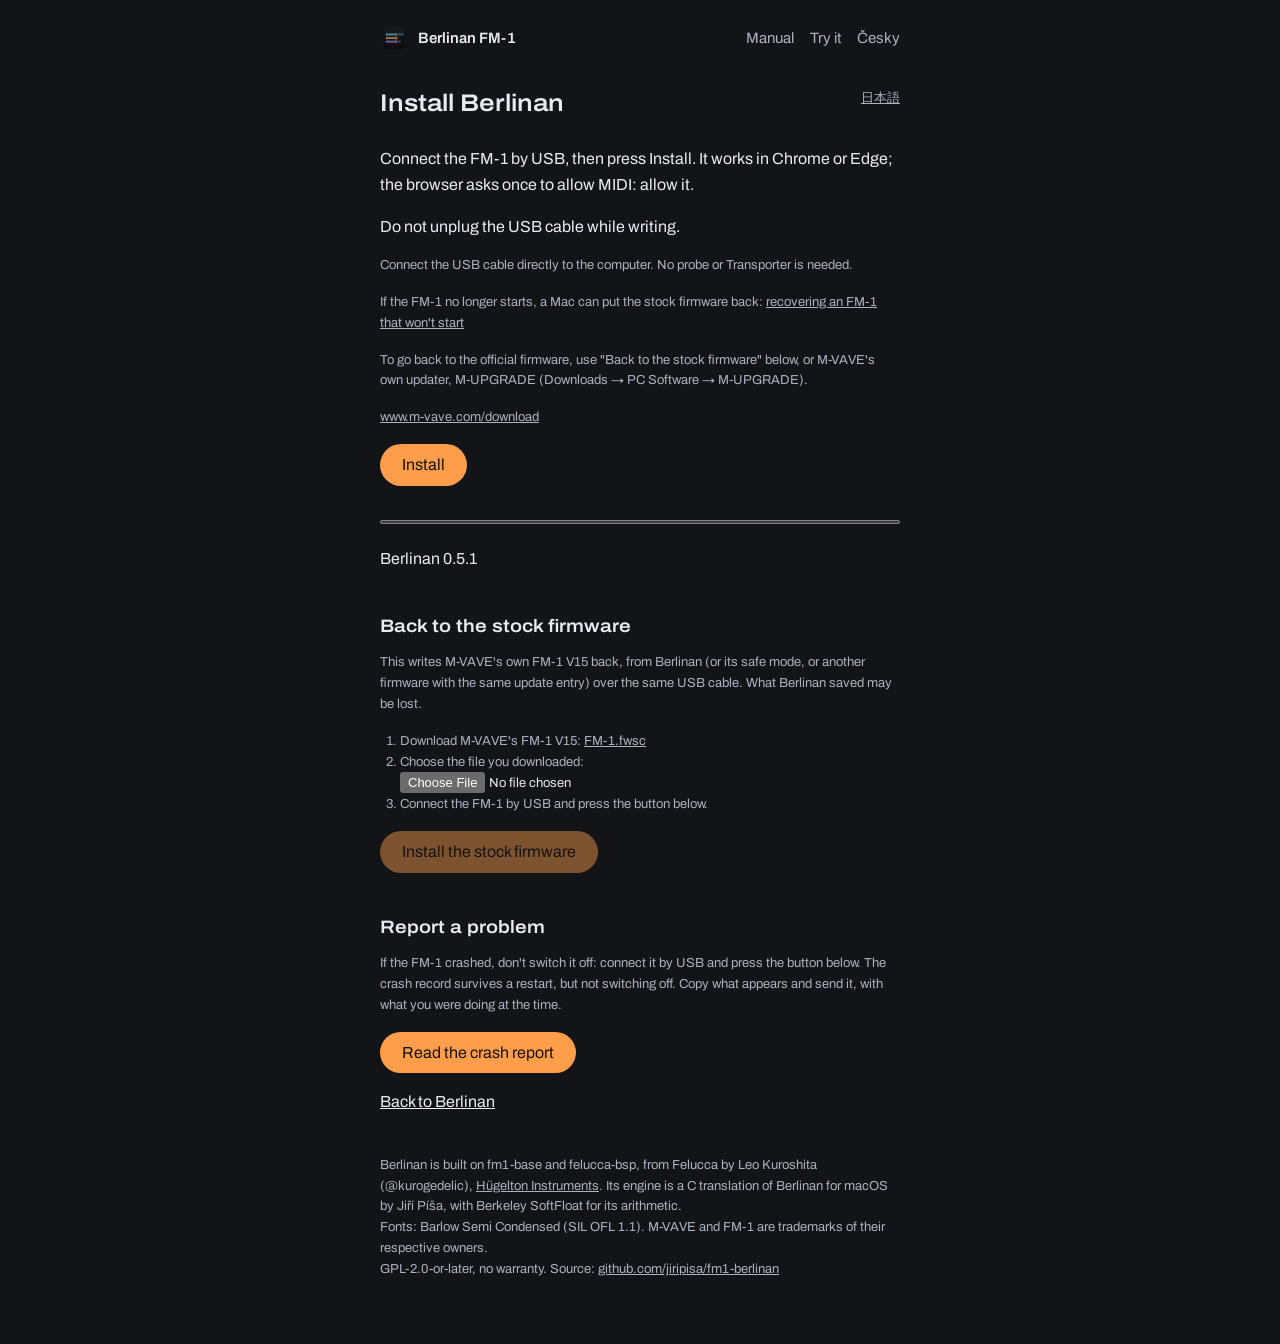
<file: install/index.html>
<!doctype html>
<!-- SPDX-License-Identifier: MPL-2.0
     Copyright (C) 2026 Charles Vestal
     Copyright (C) 2026 Leo Kuroshita (@kurogedelic), Hügelton Instruments
     A firmware's installer page: Felucca's (by way of X0X and FoMni-1), English first. tools/make_site.py fills in
     the firmware's name, source and credits ({{...}}) and inlines fm1pkg.js, fm1ota.js and the package's metadata. -->
<html lang="en">
<head>
<meta charset="utf-8">
<meta name="viewport" content="width=device-width, initial-scale=1">
<title>Install · Berlinan</title>
<style>
  /* light: the coral and the dim brown darkened just enough for 4.5:1 on the cream (and white on the coral) */
  :root { --bg: #faf4e8; --fg: #48392f; --dim: #6e5c4b; --accent: #b84a1e; --on-accent: #fff; --bad: #a3271b; --focus: #1f6fd1; }
  @media (prefers-color-scheme: dark) {
    :root:not([data-theme="light"]) { --bg: #1c1814; --fg: #f2e8d8; --dim: #b3a28e; --accent: #f28a5a; --on-accent: #2a140a; --bad: #ff8a73; --focus: #79adff; }
  }
  :root[data-theme="dark"] { --bg: #1c1814; --fg: #f2e8d8; --dim: #b3a28e; --accent: #f28a5a; --on-accent: #2a140a; --bad: #ff8a73; --focus: #79adff; }
  body { margin: 0; background: var(--bg); color: var(--fg);
         font: 16px/1.6 -apple-system, BlinkMacSystemFont, "Helvetica Neue", Arial, sans-serif; }
  main { max-width: 520px; margin: 0 auto; padding: 48px 16px 0; }
  footer { max-width: 520px; margin: 0 auto; padding: 24px 16px 48px; }
  h1 { font-size: 24px; font-weight: 600; margin: 0 0 24px; }
  .lang { float: right; font-size: 13px; color: var(--dim); cursor: pointer; text-decoration: underline; background: none; padding: 4px 0; }
  p { margin: 0 0 16px; }
  button { font: inherit; background: var(--accent); color: var(--on-accent); border: 0; border-radius: 999px; padding: 8px 22px; cursor: pointer; }
  button:disabled { opacity: .45; cursor: default; }
  :focus-visible { outline: 3px solid var(--focus); outline-offset: 2px; }
  a { color: inherit; }
  #alert { color: var(--bad); font-weight: 600; margin: 0; }
  #alert:empty { display: none; }
  .sr { position: absolute; width: 1px; height: 1px; overflow: hidden; clip: rect(0 0 0 0); white-space: nowrap; }
  #status { margin-top: 16px; min-height: 1.6em; }
  .small { color: var(--dim); font-size: 13px; }
  progress { width: 100%; height: 8px; margin-top: 16px; accent-color: var(--accent); }
  pre { color: var(--dim); font-size: 12px; white-space: pre-wrap; margin-top: 16px; }
  h2 { font-size: 18px; font-weight: 600; margin: 40px 0 12px; }
  ol { margin: 0 0 16px; padding-left: 20px; }
  textarea { width: 100%; box-sizing: border-box; font: 12px/1.4 ui-monospace, Menlo, monospace; color: var(--fg);
             background: transparent; border: 1px solid var(--dim); border-radius: 6px; padding: 8px; }
  input[type=file] { font: inherit; font-size: 13px; color: var(--fg); max-width: 100%; }
  @media (prefers-reduced-motion: reduce) { * { transition: none !important; animation: none !important; } }
</style>
<link rel="preconnect" href="https://fonts.googleapis.com">
<link rel="preconnect" href="https://fonts.gstatic.com" crossorigin>
<link href="https://fonts.googleapis.com/css2?family=Archivo:wdth,wght@62..125,400..800&family=JetBrains+Mono:wght@400;500;700&display=swap" rel="stylesheet">
<style>
  /* Berlinan's site (assets/site.css): its night, its ink and its tangerine, over fm1-base's colours */
  :root:not(#berlinan) { --bg: #131418; --fg: #e7ecf2; --dim: #aab2bd; --accent: #FF9E4A; --on-accent: #1a1209;
                         --bad: #ff8a73; --focus: #FF9E4A; color-scheme: dark; }
  body { font-family: "Archivo", -apple-system, BlinkMacSystemFont, "Helvetica Neue", Arial, sans-serif; }
  h1, h2 { font-variation-settings: "wdth" 112; }
  .bl-mast { max-width: 520px; margin: 0 auto; padding: 24px 16px 0; display: flex; flex-wrap: wrap; gap: 8px 20px;
             align-items: center; justify-content: space-between; font-size: 15px; }
  .bl-mast a { color: var(--dim); text-decoration: none; }
  .bl-mast a:hover { color: var(--fg); }
  .bl-mast .bl-brand { display: flex; align-items: center; gap: 10px; color: var(--fg); font-weight: 600; }
  .bl-mast nav { display: flex; flex-wrap: wrap; gap: 4px 16px; }
  main { padding-top: 32px; }
</style>
</head>
<body>
<header class="bl-mast">
  <a class="bl-brand" href="../"><img src="../assets/icon.png" alt="" width="28" height="28">Berlinan FM-1</a>
  <nav aria-label="Site"><a href="../manual/">Manual</a> <a href="../emu/">Try it</a> <a href="../cs/install/" hreflang="cs" lang="cs">Česky</a></nav>
</header>
<main>
  <button type="button" class="lang" id="lang" lang="ja">日本語</button>
  <h1>Install Berlinan</h1>
  <p data-t="intro">Connect the FM-1 by USB, then press Install. It works in Chrome or Edge; the browser asks once to allow MIDI: allow it.</p>
  <p data-t="warn">Do not unplug the USB cable while writing.</p>
  <p class="small" data-t="direct"></p>
  <p class="small"><span data-t="brick"></span>
    <a href="https://github.com/hugelton/felucca-bsp/tree/main/tools" data-t="bricklink">recovering an FM-1 that won't start</a></p>
  <p class="small" data-t="back"></p>
  <p class="small"><a href="https://www.m-vave.com/download" target="_blank" rel="noopener">www.m-vave.com/download<span class="sr" data-t="newtab"> (opens in a new tab)</span></a></p>
  <p><button type="button" id="go" disabled data-t="install">Install</button></p>
  <label class="sr" for="bar" data-t="progress">Progress</label>
  <progress id="bar" max="100" value="0"></progress>
  <p id="status" role="status"></p>
  <p id="alert" role="alert"></p>
  <pre id="log"></pre>
  <h2 data-t="stockh">Back to the stock firmware</h2>
  <p class="small" data-t="stockwhy"></p>
  <ol class="small">
    <li><span data-t="stock1"></span> <a id="stocklink" href="https://yms-file-store.oss-cn-hongkong.aliyuncs.com/software/firmware/FM-1.fwsc">FM-1.fwsc</a></li>
    <li><label for="stockfile" data-t="stock2">Choose the file you downloaded:</label><br><input type="file" id="stockfile" accept=".fwsc"></li>
    <li data-t="stock3"></li>
  </ol>
  <p><button type="button" id="stockgo" disabled data-t="stockinstall">Install the stock firmware</button></p>
  <h2 data-t="reporth">Report a problem</h2>
  <p class="small" data-t="reportwhy"></p>
  <p><button type="button" id="reportgo" data-t="reportread">Read the crash report</button>
    <button type="button" id="reportcopy" hidden data-t="reportcopy">Copy</button></p>
  <p id="reportstatus" role="status"></p>
  <label class="sr" for="report" data-t="reportlabel">Crash report</label>
  <textarea id="report" readonly hidden rows="14"></textarea>
  <p><a href="../" data-t="manual">Back to Berlinan</a></p>
</main>
<footer>
  <p class="small">Berlinan is built on fm1-base and felucca-bsp, from Felucca by Leo Kuroshita (@kurogedelic), <a href="https://hugelton.com" target="_blank" rel="noopener">Hügelton Instruments<span class="sr" data-t="newtab"> (opens in a new tab)</span></a>. Its engine is a C translation of Berlinan for macOS by Jiří Píša, with Berkeley SoftFloat for its arithmetic.<br>
    Fonts: Barlow Semi Condensed (SIL OFL 1.1). M-VAVE and FM-1 are trademarks of their respective owners.<br>
    <span data-t="license"></span> <a href="https://github.com/jiripisa/fm1-berlinan" target="_blank" rel="noopener">github.com/jiripisa/fm1-berlinan<span class="sr" data-t="newtab"> (opens in a new tab)</span></a></p>
</footer>
<script type="module">
// SPDX-License-Identifier: MPL-2.0
// Copyright (C) 2026 Charles Vestal
// Copyright (C) 2026 Leo Kuroshita (@kurogedelic), Hügelton Instruments
//
// FM-1 .fwsc packages in the browser: the package identity and the image the
// device reads during an update.

const BLOCKS = 20, BLK = 0x30, KEEP = 0x2F;

// the package identity ("FM-1_904"): one marker byte after each of the first 20 blocks
function productOf(fwsc) {
  if (fwsc.length < BLOCKS * BLK) throw new Error("not an FM-1 package (too short)");
  let s = "";
  for (let i = 0; i < BLOCKS; i++) {
    const m = fwsc[i * BLK + KEEP];
    if (m !== 0x7D) s += String.fromCharCode((m - i - 1) & 0xFF);
  }
  return s;
}

// the image the device addresses during an update: the .fwsc without the 20 marker bytes
function logicalImage(fwsc) {
  const out = new Uint8Array(fwsc.length - BLOCKS);
  for (let i = 0; i < BLOCKS; i++) out.set(fwsc.subarray(i * BLK, i * BLK + KEEP), i * KEEP);
  out.set(fwsc.subarray(BLOCKS * BLK), BLOCKS * KEEP);
  return out;
}

// SPDX-License-Identifier: MPL-2.0
// Copyright (C) 2026 Charles Vestal
// Copyright (C) 2026 Leo Kuroshita (@kurogedelic), Hügelton Instruments
//
// The FM-1 USB-MIDI update protocol (M-UPGRADE compatible) over WebMIDI.
// Step 1: the running firmware reads parts of the package and stages the update
// loader. Step 2: the loader reads the whole image and writes it. In both steps
// the device sends cmd 0x30 read requests on the logical image and we answer.

const HS_QUERY = [0xF0, 0x00, 0x32, 0x45, 0x00, 0x00, 0x00, 0x40, 0x7F, 0xF7];
const UPGRADE = [0xF0, 0x22, 0x24, 0x35, 0x7F, 0xF7];
const MAXDATA = 512;
const sleep = (ms) => new Promise((r) => setTimeout(r, ms));
const IS_OTA = (id) => /^ota-/i.test(id.model);

// M-VAVE's FM1 Open firmware (V10, 2026-10): its updater takes only a package it has been told about
// first (cmd 49 reads its state, cmd 50 arms it with the image length and the package's SHA-256); then
// the update runs as usual. Only M-VAVE's FM-1 V15 is installed over it (the pages check that file's
// SHA-256): its loader rewrites the whole flash, boot head included, which returns the FM-1 to stock.
const OPEN_RE = /^FM1_(OFFICIAL_OPEN|COMMUNITY_\d+)$/;
const STOCK = "FM-1_015";
const STOCK_SHA256 = "db1642b2b6fa5c2cccb11ffd13878068bb28601678d3644049f99dc40e7edb8a";

// errors carry a code the pages translate: notfound, model, stopped, noloader, lost, noreturn,
// mismatch (detail: the identity the device reports), badreq
function fail(code, msg, detail = "") { const e = new Error(msg); e.code = code; e.detail = detail; return e; }

function pack7(data) {
  const out = []; let acc = 0, nb = 0;
  for (const b of data) {
    acc |= b << nb; nb += 8;
    while (nb >= 7) { out.push(acc & 0x7F); acc >>>= 7; nb -= 7; }
  }
  if (nb) out.push(acc & 0x7F);
  return out;
}

function unpack7(s) {
  const out = []; let acc = 0, nb = 0;
  for (const b of s) {
    acc |= (b & 0x7F) << nb; nb += 7;
    while (nb >= 8) { out.push(acc & 0xFF); acc >>>= 8; nb -= 8; }
  }
  return out;
}

function response(addr, data, fl = 0) {
  const len = data.length;
  const body = [0x00, 0x59, 0x30, (len + 8) & 0xFF, ((len + 8) >> 8) & 0xFF, 0, fl,
    addr & 0xFF, (addr >>> 8) & 0xFF, (addr >>> 16) & 0xFF, (addr >>> 24) & 0xFF,
    len & 0xFF, (len >> 8) & 0xFF, 0, ...data];
  let s = 0;
  for (let i = 6; i < body.length; i++) s += body[i];
  body.push(~s & 0xFF);
  return [0xF0, ...pack7(body), 0xF7];
}

function parseRequest(pkt) {
  if (pkt[0] !== 0xF0 || pkt[pkt.length - 1] !== 0xF7) return null;
  const u = unpack7(pkt.slice(1, -1));
  if (u.length !== 15 || u[0] !== 0 || u[1] !== 0x59 || u[2] !== 0x30) return null;
  let s = 0;
  for (let i = 6; i < 14; i++) s += u[i];
  if ((~s & 0xFF) !== u[14]) return null;
  return { fl: u[6], addr: (u[7] | (u[8] << 8) | (u[9] << 16) | (u[10] << 24)) >>> 0, len: u[11] | (u[12] << 8) | (u[13] << 16) };
}

function parseIdentity(pkt) {
  const d = unpack7(pkt.slice(1, -1));
  if (d.length !== 34 || d[0] !== 0 || d[1] !== 0x59 || d[2] !== 0x11) return null;
  const txt = String.fromCharCode(...d.slice(6, 33)).replace(/\0+$/, "");
  if (OPEN_RE.test(txt)) return { text: txt, model: "FM-1", version: 0, open: true };
  const m = /^([^_]+)_(\d+)$/.exec(txt);
  return m ? { text: txt, model: m[1], version: parseInt(m[2], 10) } : null;
}

// one MIDI in/out pair with a SysEx queue
class Link {
  constructor(input, output) {
    this.input = input; this.output = output; this.q = []; this.waiter = null;
    input.onmidimessage = (ev) => {
      if (ev.data[0] !== 0xF0) return;
      this.q.push(Array.from(ev.data));
      if (this.waiter) { const w = this.waiter; this.waiter = null; w(); }
    };
  }
  get lost() { return this.input.state === "disconnected" || this.output.state === "disconnected"; }
  // false when the port is gone (unplugged): WebMIDI throws on a disconnected output
  send(bytes) {
    try { this.output.send(bytes); return true; } catch (_) { return false; }
  }
  drain() { this.q.length = 0; }
  async read(ms) {
    if (!this.q.length) {
      let tm;
      await Promise.race([new Promise((r) => { this.waiter = r; }), new Promise((r) => { tm = setTimeout(r, ms); })]);
      clearTimeout(tm);
      this.waiter = null;
    }
    return this.q.shift() || null;
  }
  close() { this.input.onmidimessage = null; }
}

async function handshake(link, tries = 3) {
  link.drain();
  for (let t = 0; t < tries; t++) {
    if (!link.send(HS_QUERY)) return null;
    const end = Date.now() + 1000;
    while (Date.now() < end) {
      const p = await link.read(end - Date.now());
      if (!p) break;
      const id = parseIdentity(p);
      if (id) return id;
    }
  }
  return null;
}

function frame(cmd, payload = []) {
  let s = 0;
  for (const b of payload) s += b;
  return [0xF0, ...pack7([0x00, 0x59, cmd, payload.length & 0xFF, payload.length >> 8, 0, ...payload, ~s & 0xFF]), 0xF7];
}

// send a command -> the payload of its reply, or null
async function query(link, cmd, payload = []) {
  link.drain();
  if (!link.send(frame(cmd, payload))) return null;
  const end = Date.now() + 1500;
  while (Date.now() < end) {
    const p = await link.read(end - Date.now());
    if (!p) break;
    if (p[0] !== 0xF0 || p[p.length - 1] !== 0xF7) continue;
    const u = unpack7(p.slice(1, -1));
    if (u.length < 7 || u[0] !== 0 || u[1] !== 0x59 || u[2] !== cmd) continue;
    let s = 0;
    for (let i = 6; i < u.length; i++) s += u[i];
    if ((s & 0xFF) === 0xFF) return u.slice(6, 6 + (u[3] | (u[4] << 8)));
  }
  return null;
}

class Updater {
  constructor(access, log) {
    this.access = access;
    this.log = log || (() => {});
  }

  // every in/out pair with the same port name that answers the handshake
  async find(filter) {
    const outs = [...this.access.outputs.values()];
    for (const input of this.access.inputs.values()) {
      if (input.state === "disconnected") continue;
      if (!/fm-?1|felucca|ota|composite|sinco|usb-midi/i.test(input.name || "")) continue;   // never probe other gear
      const output = outs.find((o) => o.name === input.name) || (outs.length === 1 ? outs[0] : null);
      if (!output) continue;
      try { await input.open(); await output.open(); } catch (_) { continue; }
      const link = new Link(input, output);
      const id = await handshake(link, 2);
      if (id && (!filter || filter(id))) return { link, id, name: input.name };
      link.close();
    }
    return null;
  }

  async waitFor(filter, ms) {
    const end = Date.now() + ms;
    while (Date.now() < end) {
      const dev = await this.find(filter);
      if (dev) return dev;
      await sleep(1000);
    }
    return null;
  }

  // serve read requests until the device asks for one of the finish addresses; stops early
  // when the port disappears (lost: true) instead of waiting out idleMs
  async serve(link, image, finishAddr, idleMs, onProgress) {
    let served = 0, last = Date.now();
    for (;;) {
      const pkt = await link.read(1000);
      if (!pkt) {
        if (link.lost) return { served, finished: false, lost: true };
        if (Date.now() - last > idleMs) return { served, finished: false };
        continue;
      }
      const r = parseRequest(pkt);
      if (!r) continue;
      last = Date.now();
      if (r.addr === 0xE0000000 || r.addr === 0xF0000000) {
        link.send(response(r.addr, [...new TextEncoder().encode("success"), 0]));
        if (r.addr === finishAddr) return { served, finished: true };
        continue;
      }
      if (r.len > MAXDATA || r.addr + r.len > image.length) throw fail("badreq", `bad request ${r.addr.toString(16)}+${r.len}`);
      await sleep(10);
      if (!link.send(response(r.addr, Array.from(image.subarray(r.addr, r.addr + r.len)), r.fl))) {
        return { served, finished: false, lost: true };
      }
      served++;
      if (onProgress) onProgress(served, r.addr);
    }
  }

  // full install: running firmware -> loader -> new firmware
  async install(image, product, onStep) {
    const step = onStep || (() => {});
    const dev = await this.find((id) => !IS_OTA(id));
    if (!dev) throw fail("notfound", "FM-1 not found (USB cable, and no other app using it?)");
    const [model] = product.split("_");
    if (dev.id.model !== model) { dev.link.close(); throw fail("model", `the device is ${dev.id.text}, the package is for ${product}`); }
    if (dev.id.open) await this.arm(dev, image, product);
    step("start", dev.id.text);
    dev.link.send(UPGRADE);
    await sleep(2000);
    const s1 = await this.serve(dev.link, image, 0xE0000000, 8000, (n) => step("verify", n));
    dev.link.close();
    if (!s1.finished) throw fail(s1.lost ? "lost" : "stopped", `the device ${s1.lost ? "was disconnected" : "stopped"} after ${s1.served} requests: nothing was written`);
    step("loader");
    await sleep(3000);
    const ota = await this.waitFor(IS_OTA, 30000);
    if (!ota) throw fail("noloader", "the update loader did not appear. Replug the USB cable and press Install again: the device stays in update mode until it is finished.");
    const s2 = await this.write(ota, image, step);
    if (!s2.finished) throw fail(s2.lost ? "lost" : "stopped", `the loader ${s2.lost ? "was disconnected" : "stopped"} after ${s2.served} requests. Replug and press Install again to resume.`);
    step("reboot");
    await sleep(3000);
    const back = await this.waitFor((id) => !IS_OTA(id), 40000);
    if (!back) throw fail("noreturn", "the device did not come back: power-cycle it");
    back.link.close();
    if (back.id.text !== product) throw fail("mismatch", `installed, but the device reports ${back.id.text}`, back.id.text);
    step("done", back.id.text);
    return back.id.text;
  }

  // M-VAVE's Open firmware: allow the update of stock V15 (and nothing else)
  async arm(dev, image, product) {
    if (product !== STOCK) {
      dev.link.close();
      throw fail("open", `This FM-1 runs M-VAVE's ${dev.id.text} firmware. Put the stock firmware back first ("Back to the stock firmware"), then install this.`, dev.id.text);
    }
    const cap = await query(dev.link, 49);
    if (!cap || cap.length !== 47 || String.fromCharCode(...cap.slice(0, 4)) !== "FMC1" || cap[6] !== 0) {
      dev.link.close();
      throw fail("stopped", `${dev.id.text} did not accept the update: nothing was written`);
    }
    const n = image.length;
    const tag = STOCK_SHA256.match(/../g).map((h) => parseInt(h, 16));
    const ack = await query(dev.link, 50, [1, cap[5], n & 0xFF, (n >>> 8) & 0xFF, (n >>> 16) & 0xFF, (n >>> 24) & 0xFF, ...tag]);
    if (!ack || ack.length !== 1 || ack[0] !== 0) {
      dev.link.close();
      throw fail("stopped", `${dev.id.text} refused the package: nothing was written`);
    }
  }

  // step 2 with the loader found by find()/waitFor()
  async write(ota, image, step) {
    ota.link.send(UPGRADE);
    await sleep(2000);
    const s2 = await this.serve(ota.link, image, 0xF0000000, 180000, (n) => step("write", n));
    ota.link.close();
    return s2;
  }

  // resume: the device is already in update mode (loader) -> true when the write finished
  async resume(image, onStep) {
    const ota = await this.find(IS_OTA);
    if (!ota) return false;
    return (await this.write(ota, image, onStep || (() => {}))).finished;
  }
}

const $ = (id) => document.getElementById(id);
const TEXT = {
  ja: {
    intro: "FM-1 を USB で接続し、「インストール」を押してください。Chrome か Edge で使えます。ブラウザが MIDI の使用許可を一度求めるので、許可してください。",
    newtab: "（新しいタブで開きます）", progress: "進行状況", pct: " {n}%",
    warn: "書き込み中は USB を抜かないでください。",
    install: "インストール", other: "English",
    manual: "Berlinan のページへ",
    direct: "USB ケーブルはパソコンに直接つないでください。Probe や Transporter などの機材は不要です。",
    brick: "万一 FM-1 が起動しなくなった場合は、Mac から標準ファームウェアに戻せます:",
    bricklink: "起動しない FM-1 の復旧（英語）",
    back: "公式ファームウェアに戻すには、このページ下の「純正ファームウェアに戻す」か、M-VAVE 公式のアップデーター M-UPGRADE（Downloads → PC Software → M-UPGRADE）を使います。",
    stockh: "純正ファームウェアに戻す",
    stockwhy: "M-VAVE の FM-1 V15 を、Berlinan（またはそのセーフモード）から同じ USB ケーブルで書き込みます。Berlinan で保存したものは消えることがあります。",
    stock1: "M-VAVE の FM-1 V15 をダウンロード:",
    stock2: "ダウンロードしたファイルを選ぶ:",
    stock3: "FM-1 を USB で接続し、下のボタンを押す。",
    stockinstall: "純正ファームウェアを書き込む",
    stockok: "M-VAVE の FM-1 V15 です。ボタンを押してください。",
    stockbad: "これは M-VAVE の FM-1 V15 のファイルではありません。上のリンクのファイルを選んでください。",
    stockdone: "完了。FM-1 は純正ファームウェアで起動しました。",
    nomidi: "このブラウザでは使えません。Chrome か Edge で開いてください。", loadfail: "読み込めませんでした: ",
    start: "開始します", verify: "確認中", loader: "書き込みモードに切り替え中", write: "書き込み中",
    reboot: "再起動中", done: "完了しました", stopped: "途中で止まりました。USB を挿し直してもう一度押してください。",
    error: "エラー: ",
    denied: "MIDI（SysEx）の使用が許可されませんでした。アドレスバーのサイト設定で MIDI を許可して、もう一度押してください。",
    notfound: "FM-1 が見つかりません。USB ケーブル（データ通信用か）を確かめ、MIDI を使う他のアプリを閉じてから、もう一度押してください。",
    model: "接続されている機器は FM-1 ではありません。",
    lost: "USB の接続が切れました。挿し直してもう一度押してください。",
    noloader: "書き込みモードの FM-1 が見つかりません。USB を挿し直してもう一度押してください（終わるまで書き込みモードのままです）。",
    noreturn: "FM-1 が戻ってきません。電源を入れ直してください。",
    mismatch: "書き込みは終わりましたが、FM-1 が別のバージョンを報告しています: ",
    badpkg: "インストールするファイルが壊れています。ページを再読み込みしてください。",
    leave: "書き込み中です。ページを閉じないでください。",
    license: "GPL-2.0-or-later、無保証。ソース:",
    reporth: "不具合を報告する",
    reportwhy: "FM-1 がクラッシュしたら、電源を切らずに USB で接続し、下のボタンを押してください。クラッシュの記録は再起動では残りますが、電源を切ると消えます。表示された内容をコピーして、何をしていたかと一緒に送ってください。",
    reportread: "クラッシュの記録を読む", reportcopy: "コピー", reportlabel: "クラッシュの記録",
    reportwait: "読み込み中…", reportnone: "応答がありません。FM-1 が Berlinan を実行しているか確かめてください。",
    reportok: "読み込みました。コピーして送ってください。", reportcopied: "コピーしました。",
  },
  en: {
    intro: "Connect the FM-1 by USB, then press Install. It works in Chrome or Edge; the browser asks once to allow MIDI: allow it.",
    newtab: " (opens in a new tab)", progress: "Progress", pct: ", {n} percent",
    warn: "Do not unplug the USB cable while writing.",
    install: "Install", other: "日本語",
    manual: "Back to Berlinan",
    direct: "Connect the USB cable directly to the computer. No probe or Transporter is needed.",
    brick: "If the FM-1 no longer starts, a Mac can put the stock firmware back:",
    bricklink: "recovering an FM-1 that won't start",
    back: "To go back to the official firmware, use \"Back to the stock firmware\" below, or M-VAVE's own updater, M-UPGRADE (Downloads → PC Software → M-UPGRADE).",
    stockh: "Back to the stock firmware",
    stockwhy: "This writes M-VAVE's own FM-1 V15 back, from Berlinan (or its safe mode, or another firmware with the same update entry) over the same USB cable. What Berlinan saved may be lost.",
    stock1: "Download M-VAVE's FM-1 V15:",
    stock2: "Choose the file you downloaded:",
    stock3: "Connect the FM-1 by USB and press the button below.",
    stockinstall: "Install the stock firmware",
    stockok: "That is M-VAVE's FM-1 V15. Press the button to install it.",
    stockbad: "That is not M-VAVE's FM-1 V15 file. Choose the file from the link above.",
    stockdone: "Done. The FM-1 has restarted with its original firmware.",
    nomidi: "This browser cannot do it. Open the page in Chrome or Edge.", loadfail: "Could not load: ",
    start: "Starting", verify: "Verifying", loader: "Switching to update mode", write: "Writing",
    reboot: "Restarting", done: "Done", stopped: "Stopped. Replug the USB cable and press Install again.",
    error: "Error: ",
    denied: "MIDI (SysEx) access was not allowed. Allow MIDI in the site settings (address bar) and press Install again.",
    notfound: "FM-1 not found. Check the USB cable (a data cable), close other apps that use MIDI, and press Install again.",
    model: "The connected device is not an FM-1.",
    lost: "The USB connection was lost. Replug it and press Install again.",
    noloader: "The FM-1 in update mode was not found. Replug the USB cable and press Install again (it stays in update mode until it is finished).",
    noreturn: "The FM-1 did not come back. Power-cycle it.",
    mismatch: "Written, but the FM-1 reports another version: ",
    badpkg: "The file to install is damaged. Reload the page.",
    leave: "Writing. Do not close the page.",
    license: "GPL-2.0-or-later, no warranty. Source:",
    reporth: "Report a problem",
    reportwhy: "If the FM-1 crashed, don't switch it off: connect it by USB and press the button below. The crash record survives a restart, but not switching off. Copy what appears and send it, with what you were doing at the time.",
    reportread: "Read the crash report", reportcopy: "Copy", reportlabel: "Crash report",
    reportwait: "Reading…", reportnone: "No answer. Check that the FM-1 is running Berlinan.",
    reportok: "Read. Copy it and send it.", reportcopied: "Copied.",
  },
};
let lang = "en";                                 /* English first; 日本語 is a click away */
const t = (k) => TEXT[lang][k];
/* what happens goes to two regions: #status (polite) the steps and the progress, #alert a failure */
const FAILS = new Set(["nomidi", "loadfail", "stopped", "error", "denied", "notfound", "model", "lost", "noloader",
                       "noreturn", "mismatch", "badpkg", "stockbad"]);
let lastKey = null, lastArg = "", lastPct = null;
const textOf = (k, arg, pct) => t(k) + arg + (pct == null ? "" : t("pct").replace("{n}", pct));
function show() {
  if (!lastKey) return;
  const txt = textOf(lastKey, lastArg, lastPct);
  if (FAILS.has(lastKey)) { $("status").textContent = ""; $("alert").textContent = txt; }
  else { $("alert").textContent = ""; $("status").textContent = txt; }
}
function applyLang() {
  document.documentElement.lang = lang;
  document.querySelectorAll("[data-t]").forEach((e) => { e.textContent = t(e.dataset.t); });
  document.querySelectorAll("[data-t-label]").forEach((e) => { e.setAttribute("aria-label", t(e.dataset.tLabel)); });
  $("lang").textContent = t("other");
  $("lang").lang = lang === "ja" ? "en" : "ja";            /* the button names the other language, in it */
  show();
}
$("lang").addEventListener("click", () => { lang = lang === "ja" ? "en" : "ja"; applyLang(); });
applyLang();
const sayK = (k, arg = "") => { lastKey = k; lastArg = arg; lastPct = null; show(); };
/* a step with its share done: said when the step changes, then every 10 percent or 2 seconds at most */
let saidAt = 0;
const sayPct = (k, pct) => {
  pct = Math.max(0, Math.min(100, Math.round(pct)));
  const now = performance.now();
  if (k === lastKey && lastPct != null && pct < lastPct + 10 && (now - saidAt < 2000 || pct === lastPct)) return;
  lastKey = k; lastArg = ""; lastPct = pct; saidAt = now; show();
};
const say = (txt) => { lastKey = null; $("alert").textContent = ""; $("status").textContent = txt; };
const log = (t) => { $("log").textContent += t + "\n"; };
let image = null;
const meta = {"version": "0.5.1", "product": "FM-1_23000501", "pkg": "../firmware/berlinan-0.5.1.fwsc"};

let writing = false;
window.addEventListener("beforeunload", (e) => { if (writing) { e.preventDefault(); e.returnValue = t("leave"); } });

(async () => {
  if (!navigator.requestMIDIAccess) { sayK("nomidi"); return; }
  try {
    const r = await fetch(meta.pkg);
    if (!r.ok) throw new Error(`${meta.pkg}: HTTP ${r.status}`);
    const pkg = new Uint8Array(await r.arrayBuffer());
    if (productOf(pkg) !== meta.product) { sayK("badpkg"); return; }
    image = logicalImage(pkg);
    say(`Berlinan ${meta.version}`);
    $("go").disabled = false;
  } catch (e) { sayK("loadfail", e.message); }
})();

/* stock firmware: M-VAVE's FM-1 V15, chosen by the user (M-VAVE's server allows no cross-site
   download) and checked against its SHA-256 (STOCK_SHA256, fm1ota.js, inlined above) before anything is written */
let stock = null;
$("stockfile").addEventListener("change", async (e) => {
  stock = null;
  $("stockgo").disabled = true;
  const f = e.target.files && e.target.files[0];
  if (!f) return;
  try {
    const raw = new Uint8Array(await f.arrayBuffer());
    const hex = [...new Uint8Array(await crypto.subtle.digest("SHA-256", raw))].map((b) => b.toString(16).padStart(2, "0")).join("");
    if (hex !== STOCK_SHA256) { sayK("stockbad"); return; }
    stock = { image: logicalImage(raw), product: productOf(raw) };
    $("stockgo").disabled = writing;
    sayK("stockok");
  } catch (err) { sayK("error", err && err.message); }
});

async function run(img, product, isStock) {
  let midi;
  try { midi = await navigator.requestMIDIAccess({ sysex: true }); }
  catch (e) { sayK("denied"); return; }
  writing = true;
  $("go").disabled = $("stockgo").disabled = true;
  try {
    const up = new Updater(midi, log);
    const total = 74 + 1167;
    const step = (k, a) => {
      log(`${k} ${a ?? ""}`);
      if (k === "start") sayK("start");
      if (k === "verify") { $("bar").value = (a / total) * 100; sayPct("verify", $("bar").value); }
      if (k === "loader") sayK("loader");
      if (k === "write") { $("bar").value = ((74 + a) / total) * 100; sayPct("write", $("bar").value); }
      if (k === "reboot") sayK("reboot");
      if (k === "done") { $("bar").value = 100; sayK(isStock ? "stockdone" : "done"); }
    };
    const ota = await up.find((id) => /^ota-/i.test(id.model));
    if (ota) {
      ota.link.close();
      sayK((await up.resume(img, step)) ? (isStock ? "stockdone" : "done") : "stopped");
    } else {
      await up.install(img, product, step);
    }
  } catch (e) {
    if (isStock && e && e.code === "mismatch") { $("bar").value = 100; sayK("stockdone"); }   /* stock names itself its own way */
    else if (e && e.code && TEXT[lang][e.code]) sayK(e.code, e.detail || "");
    else sayK("error", e && e.message);
    log(String(e && e.stack || e));
  }
  writing = false;
  $("go").disabled = !image;
  $("stockgo").disabled = !stock;
}

$("go").addEventListener("click", () => run(image, meta.product, false));
$("stockgo").addEventListener("click", () => { if (stock) run(stock.image, stock.product, true); });

/* the crash report: the firmware's log readout (device/main_fm1.c log_frame: F0 7D 4C 47 F7 asks, a frame a line,
   "end" last), the same as tools/fm1_remote.py log */
const LG = [0x7D, 0x4C, 0x47];
$("reportgo").addEventListener("click", async () => {
  const st = (k) => { $("reportstatus").textContent = t(k); };
  let midi;
  try { midi = await navigator.requestMIDIAccess({ sysex: true }); }
  catch (e) { $("reportstatus").textContent = t(navigator.requestMIDIAccess ? "denied" : "nomidi"); return; }
  if (writing) return;
  $("reportgo").disabled = true;
  st("reportwait");
  const lines = [];
  try {
    const dev = await new Updater(midi).find((id) => !IS_OTA(id));
    if (dev) {
      lines.push(`${dev.id.text} (${dev.name}), ${new Date().toISOString()}`);
      dev.link.drain();
      dev.link.send([0xF0, ...LG, 0xF7]);
      const end = Date.now() + 4000;
      while (Date.now() < end) {
        const p = await dev.link.read(end - Date.now());
        if (!p) break;
        if (p.length < 5 || p[1] !== LG[0] || p[2] !== LG[1] || p[3] !== LG[2]) continue;
        const txt = String.fromCharCode(...p.slice(4, -1));
        if (txt === "end") break;
        lines.push(txt);
      }
      dev.link.close();
    }
  } catch (e) { lines.push(String(e && e.message || e)); }
  $("reportgo").disabled = false;
  if (lines.length < 2) { st("reportnone"); return; }
  $("report").value = lines.join("\n");
  $("report").hidden = $("reportcopy").hidden = false;
  st("reportok");
});
$("reportcopy").addEventListener("click", async () => {
  try { await navigator.clipboard.writeText($("report").value); $("reportstatus").textContent = t("reportcopied"); }
  catch (_) { $("report").select(); }
});
</script>
</body>
</html>
</file>
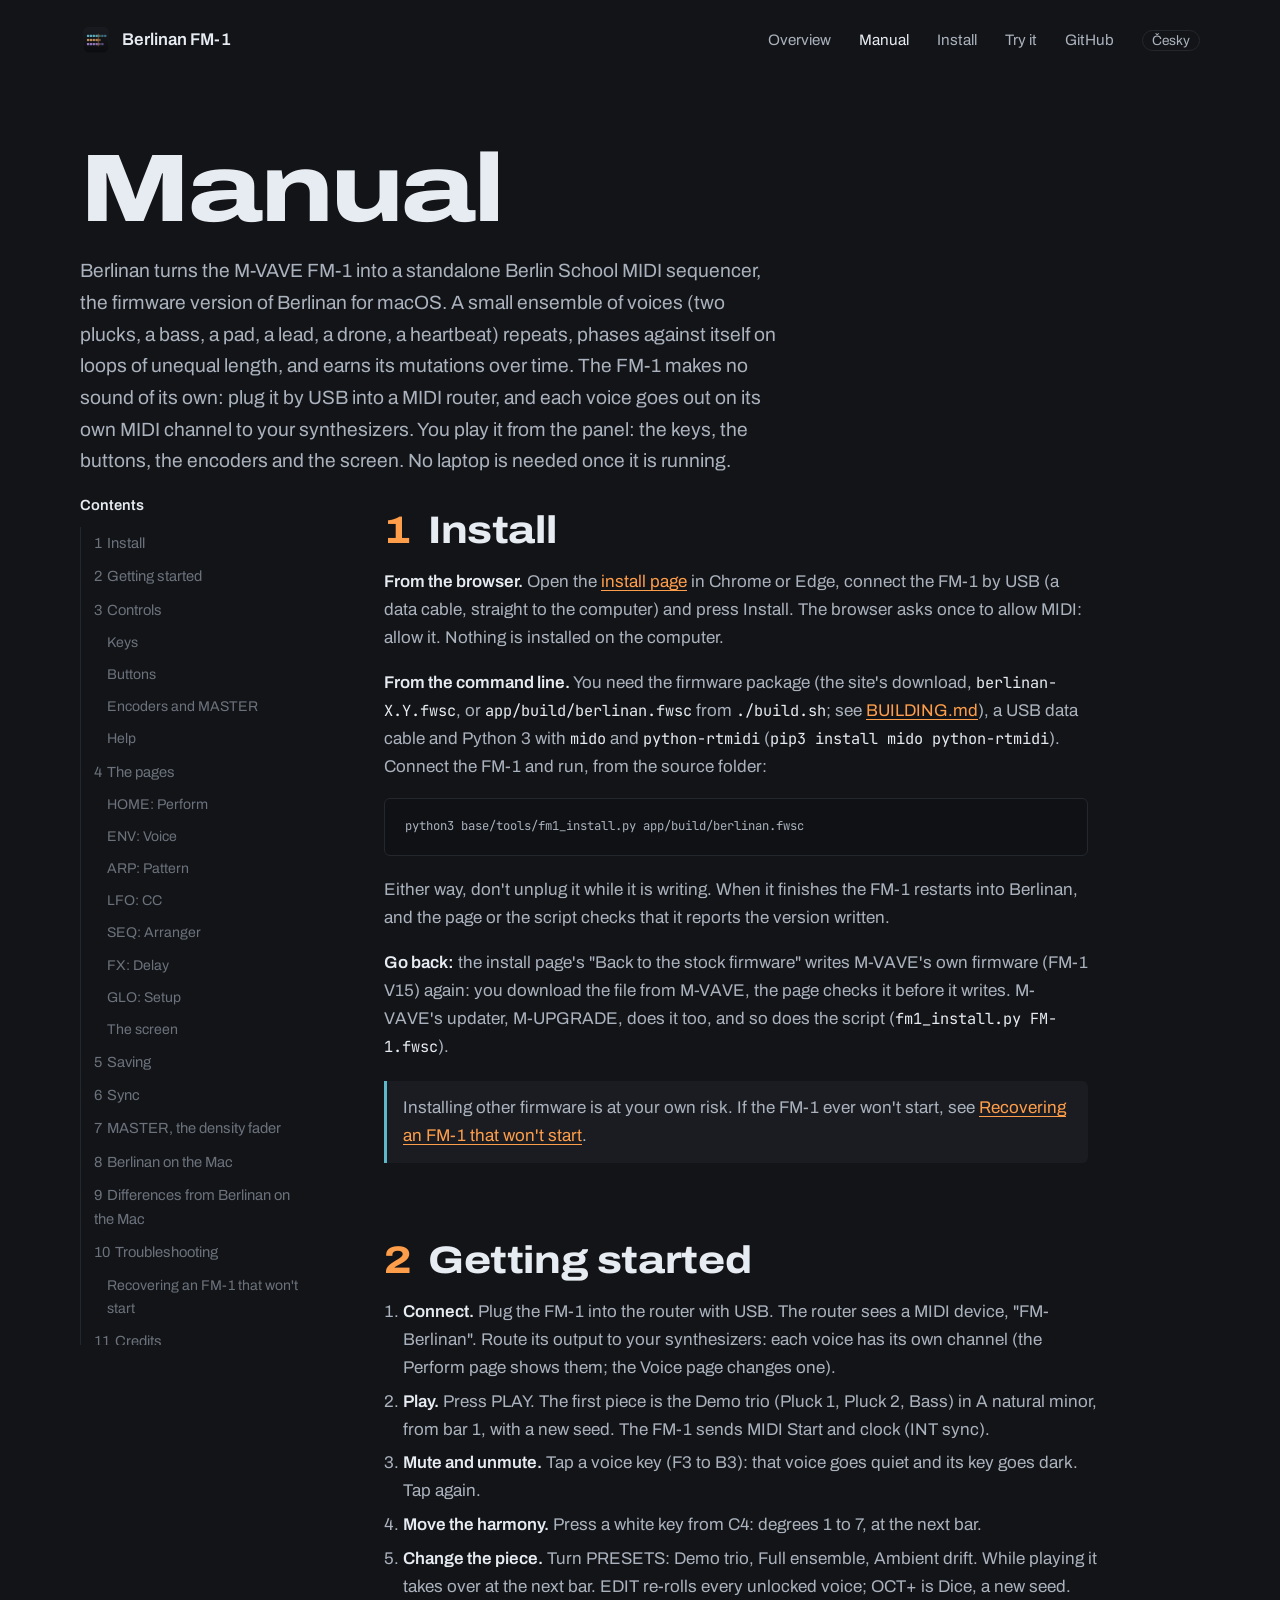
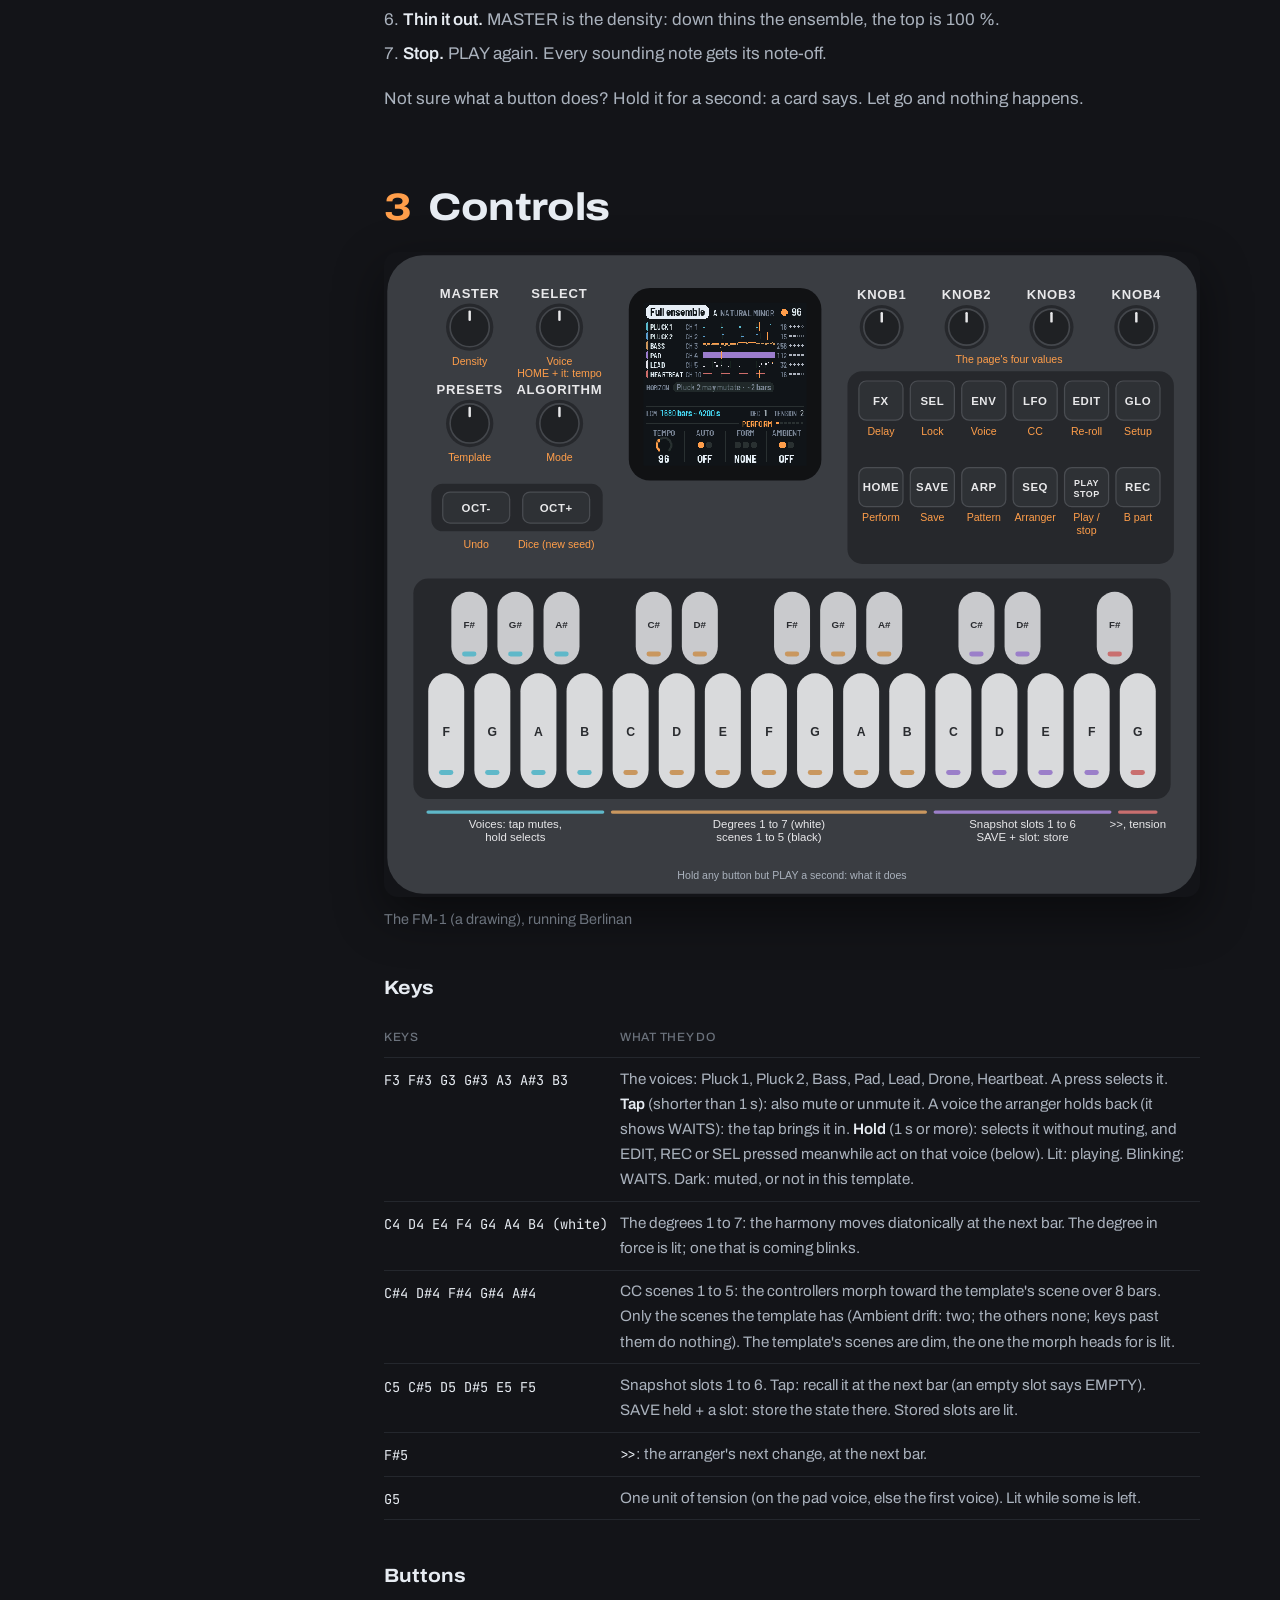
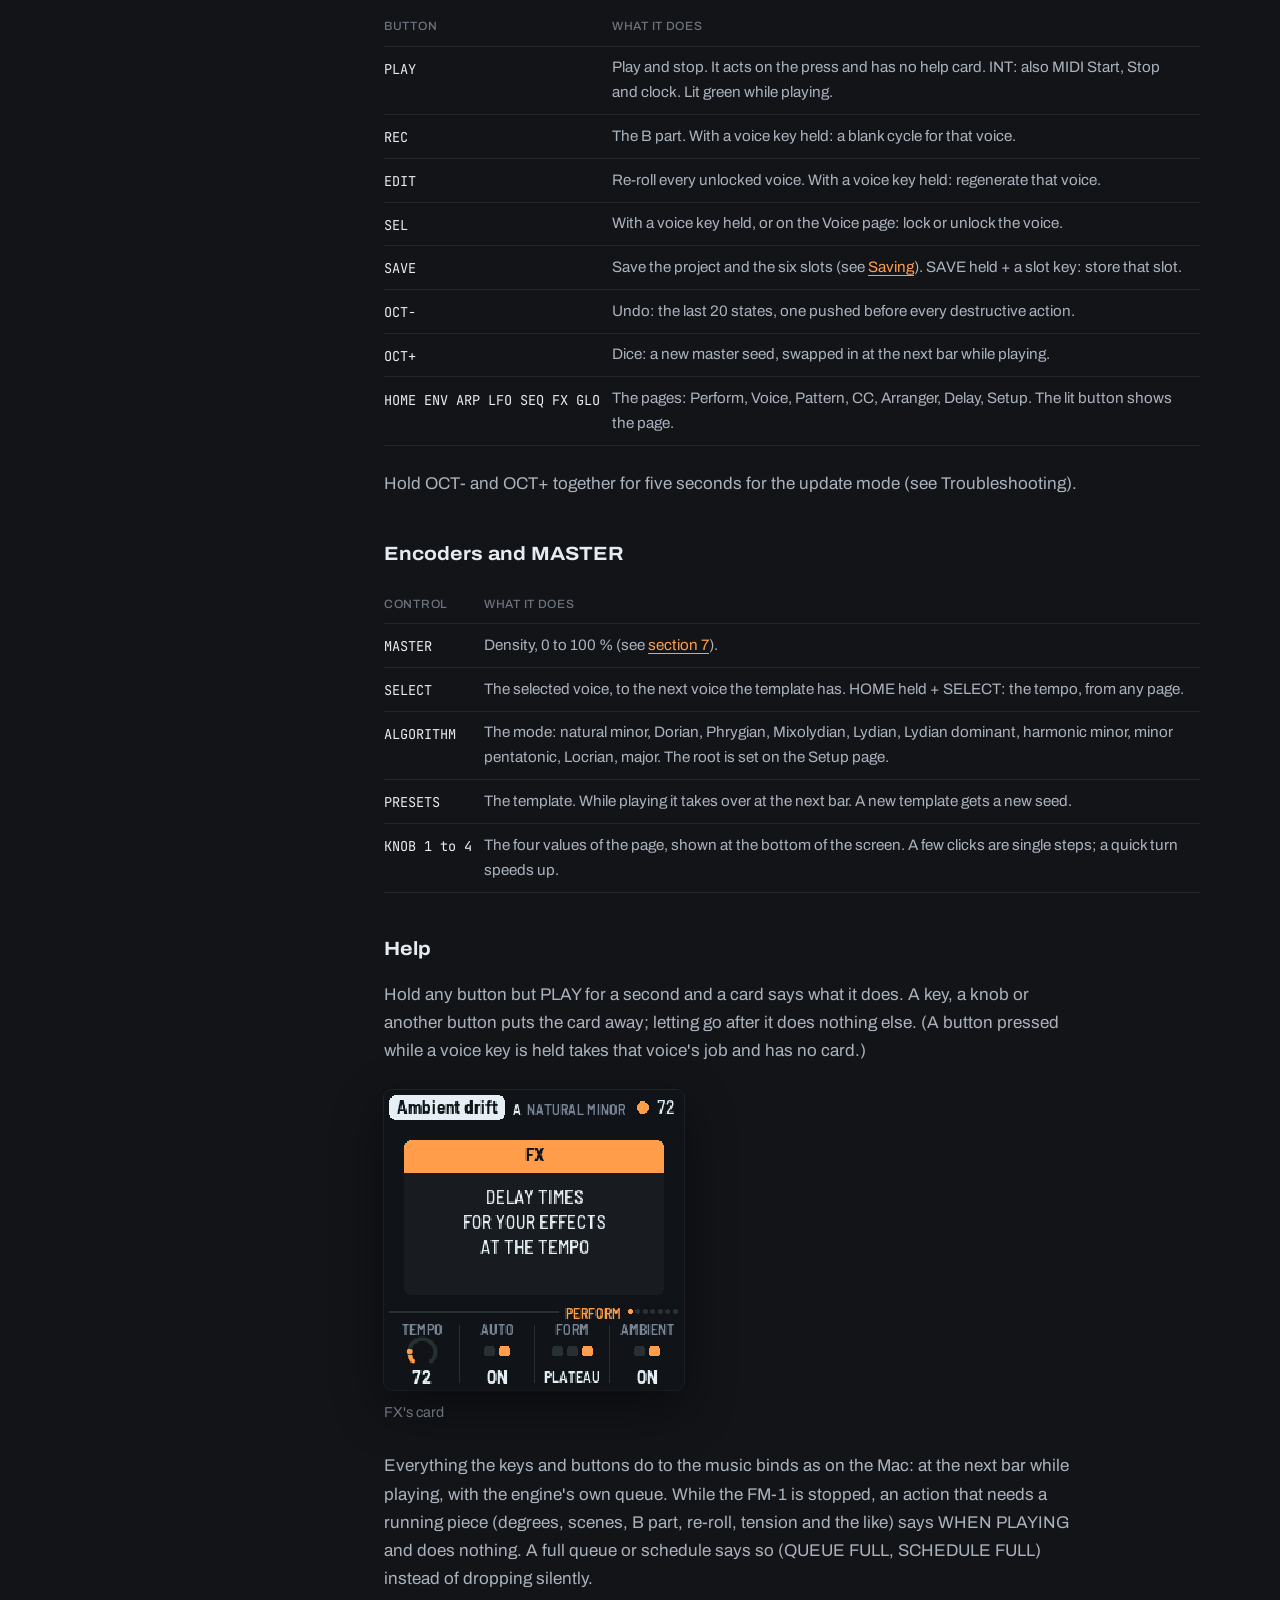
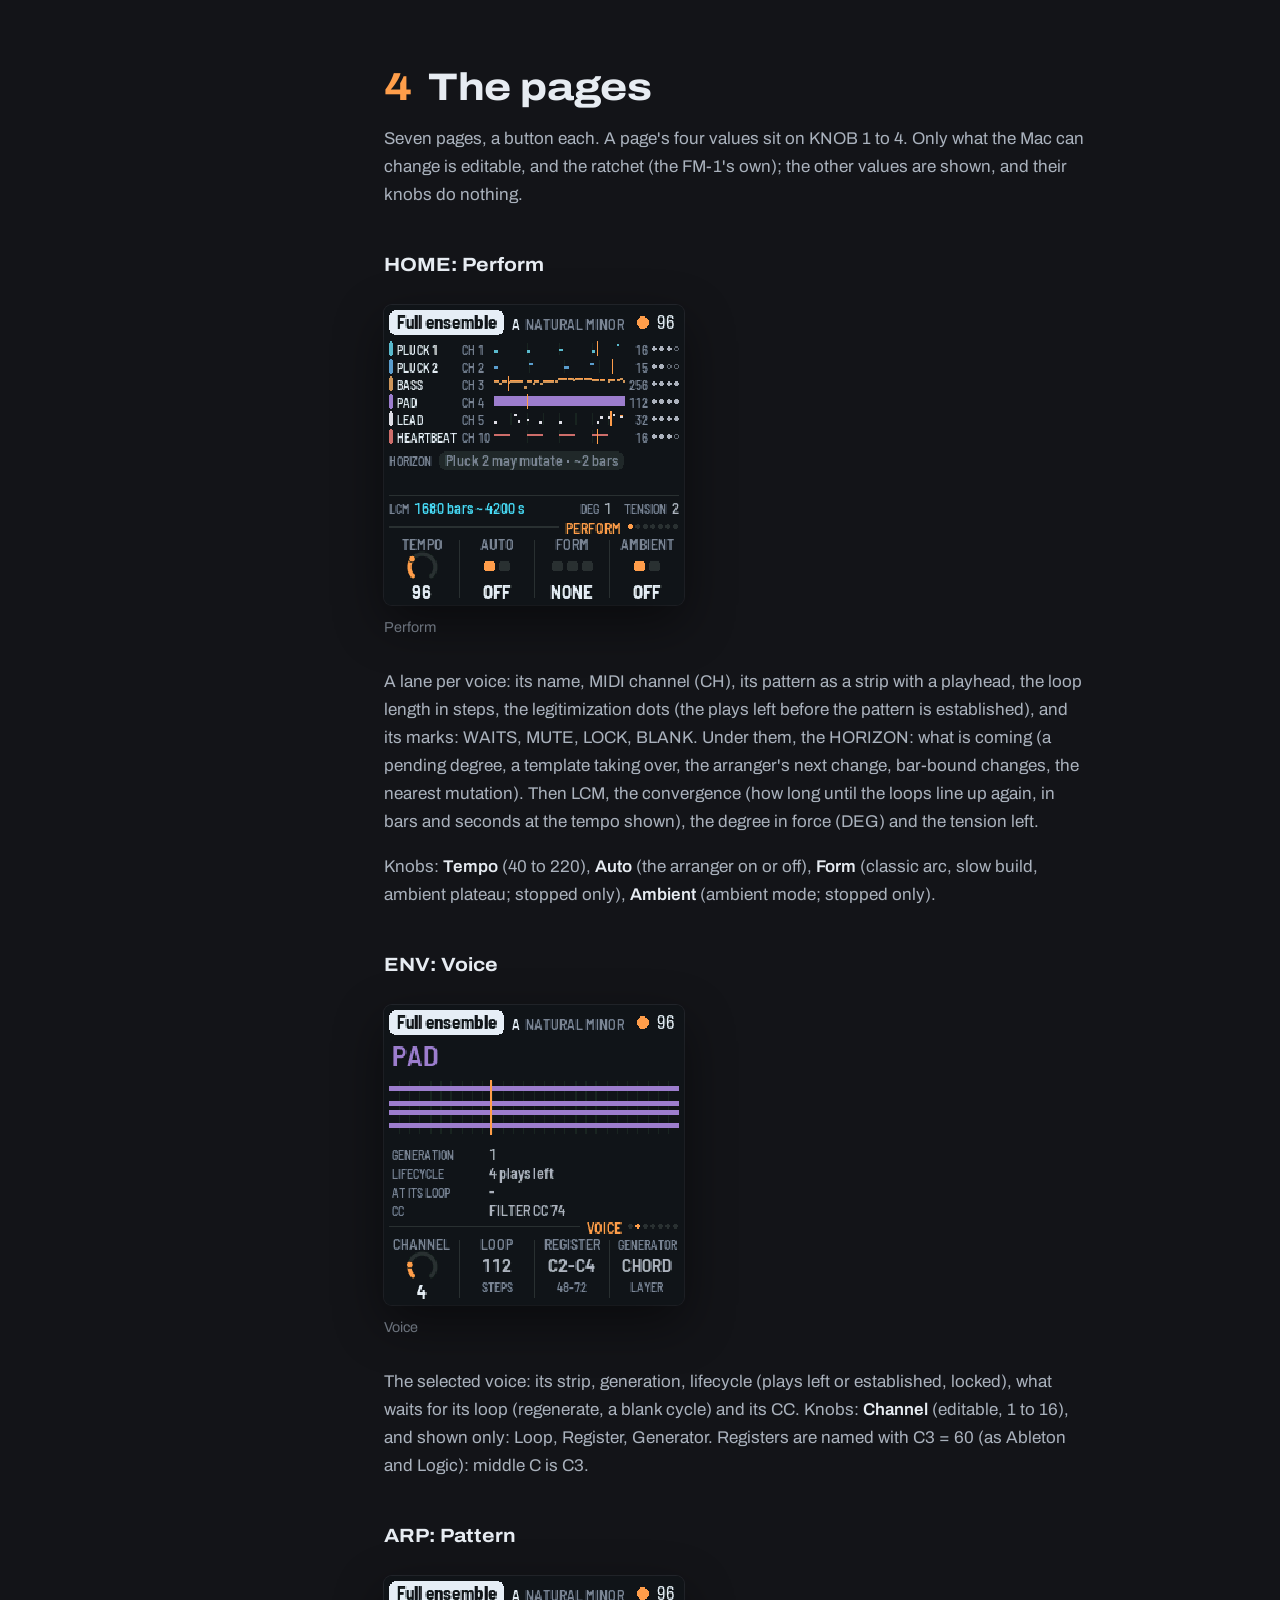
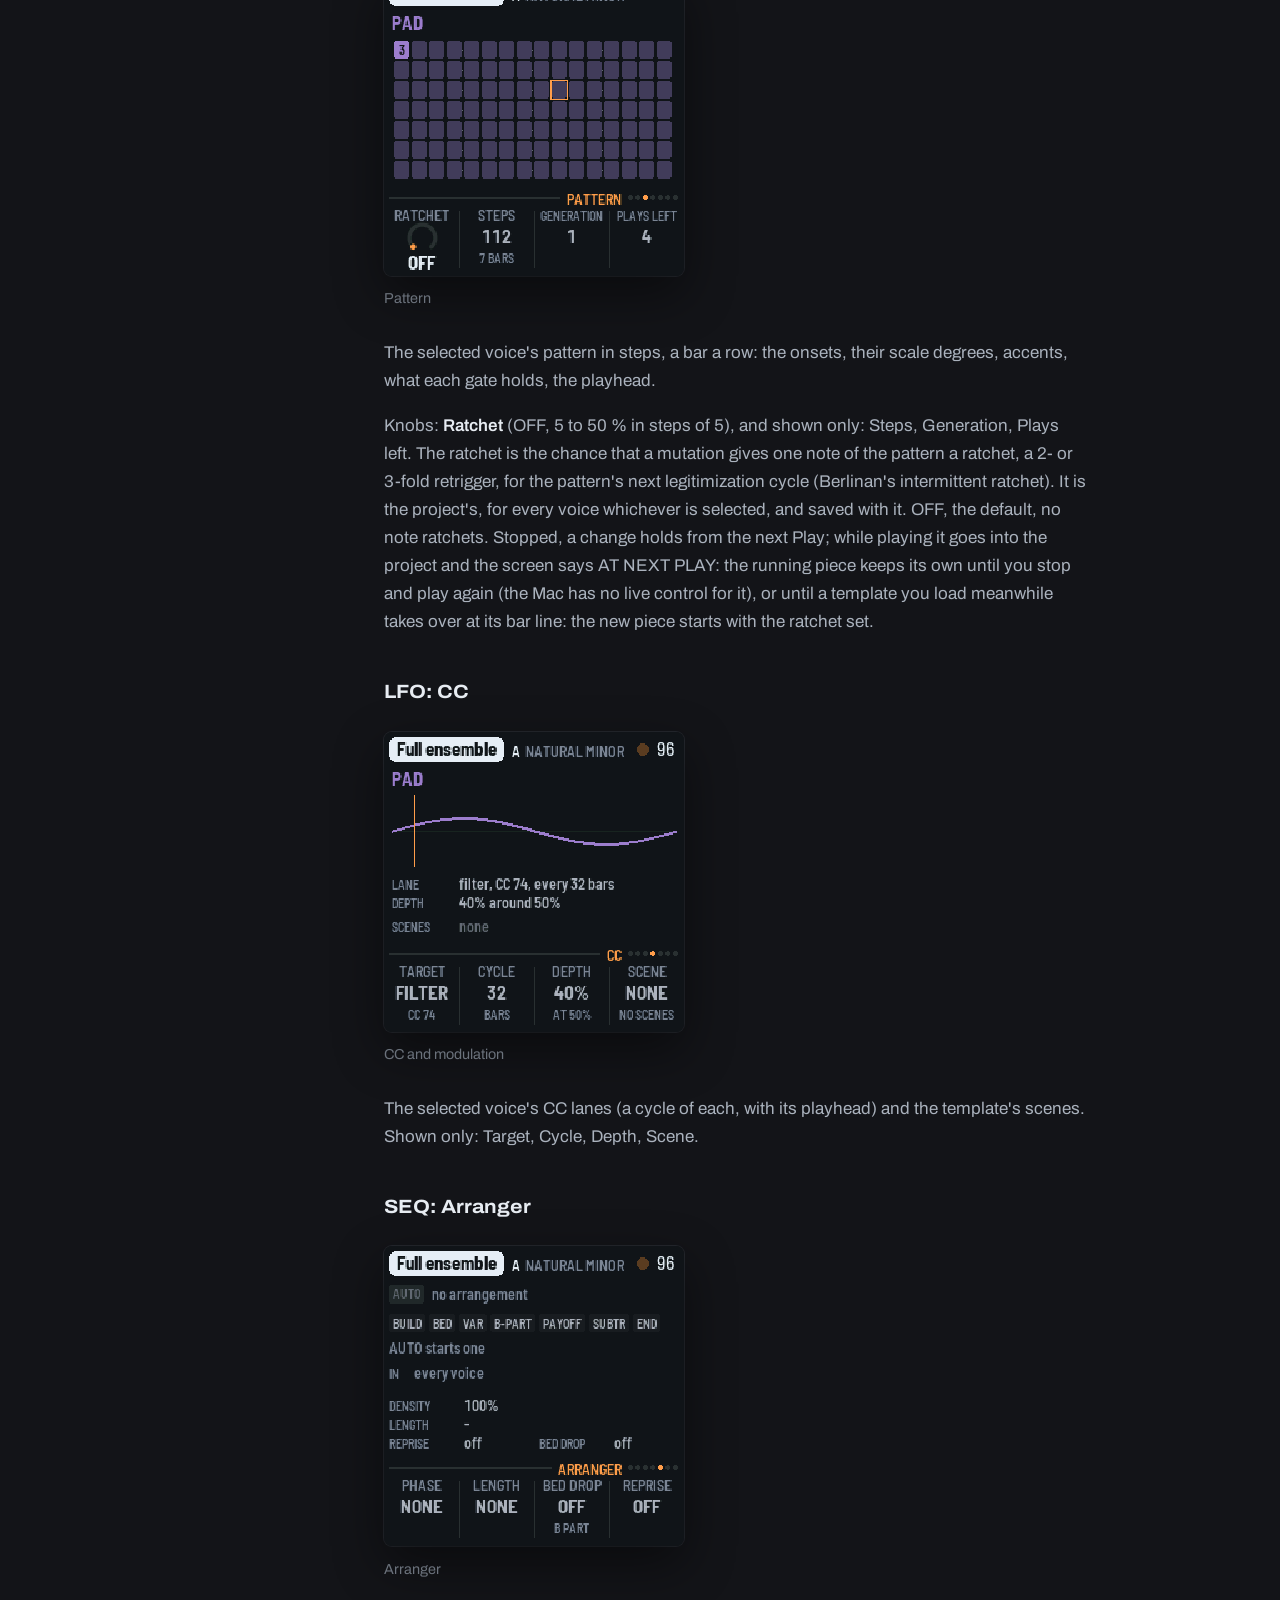
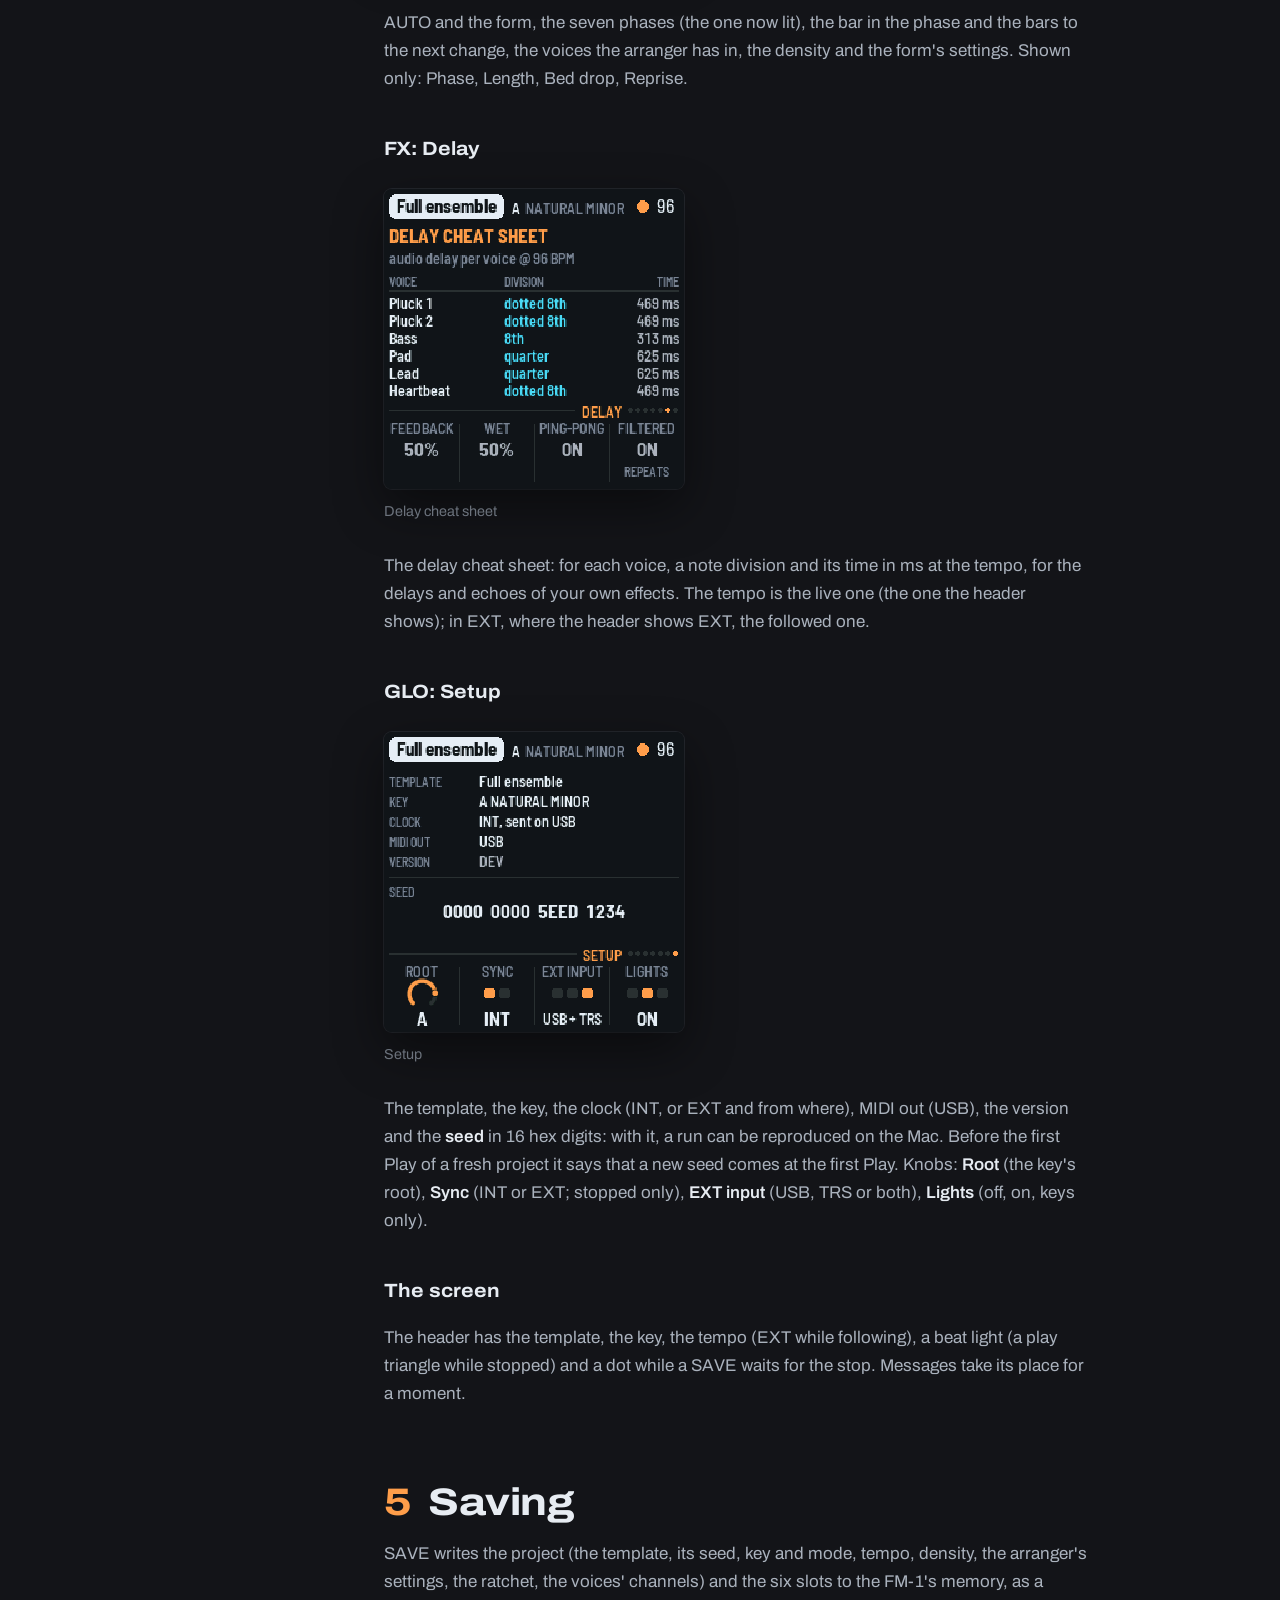
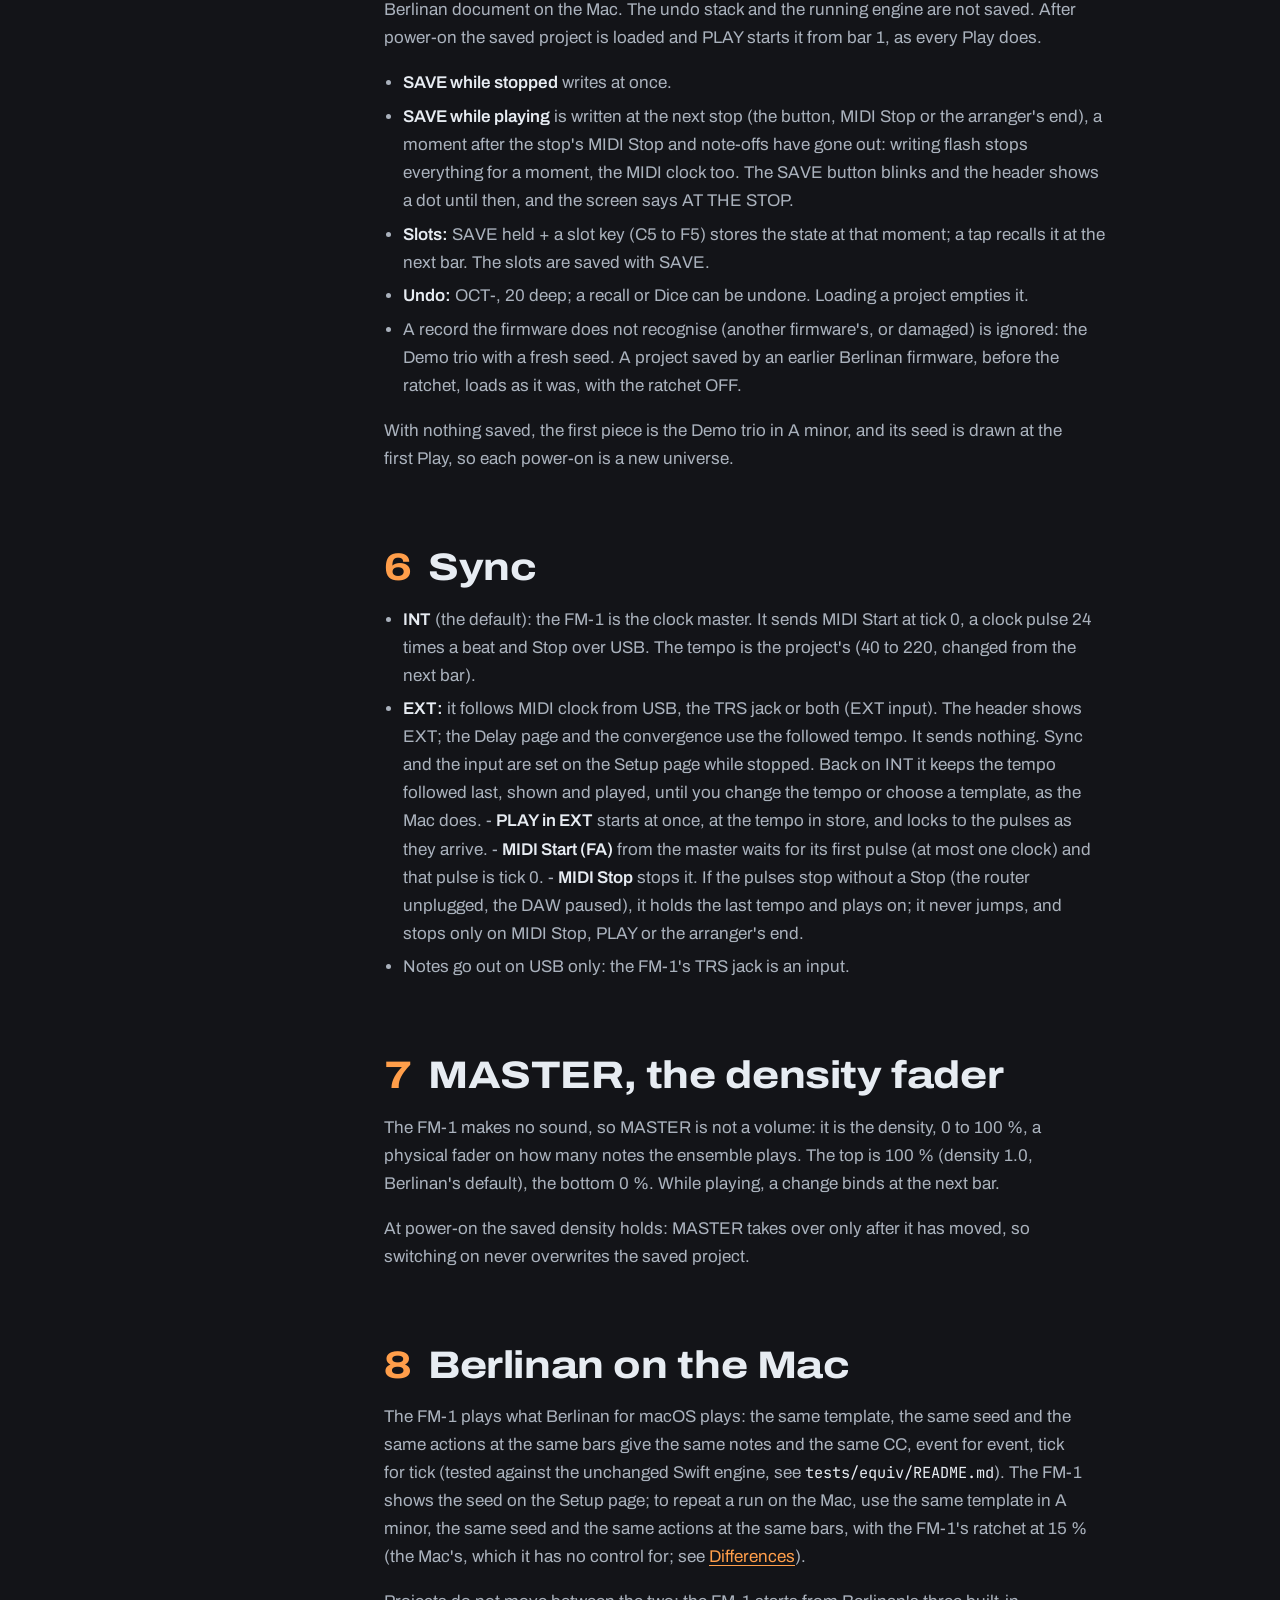
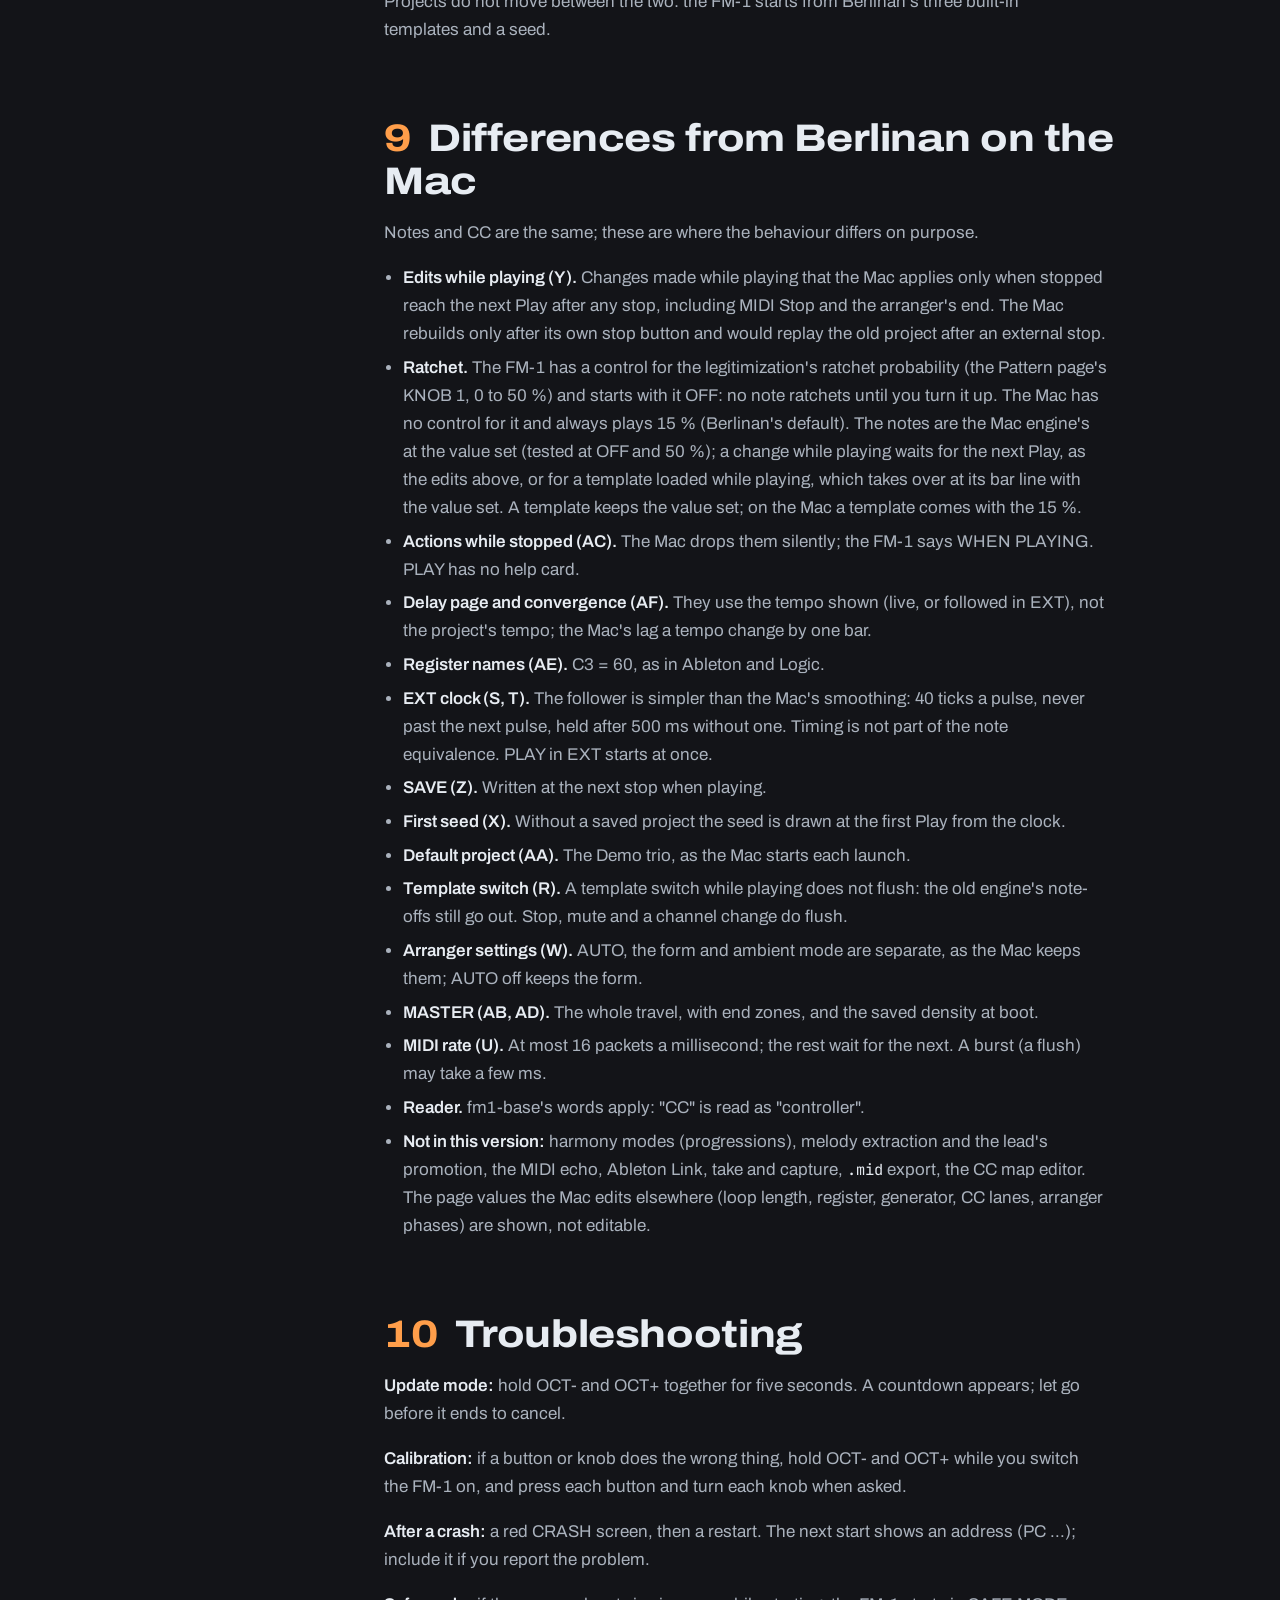
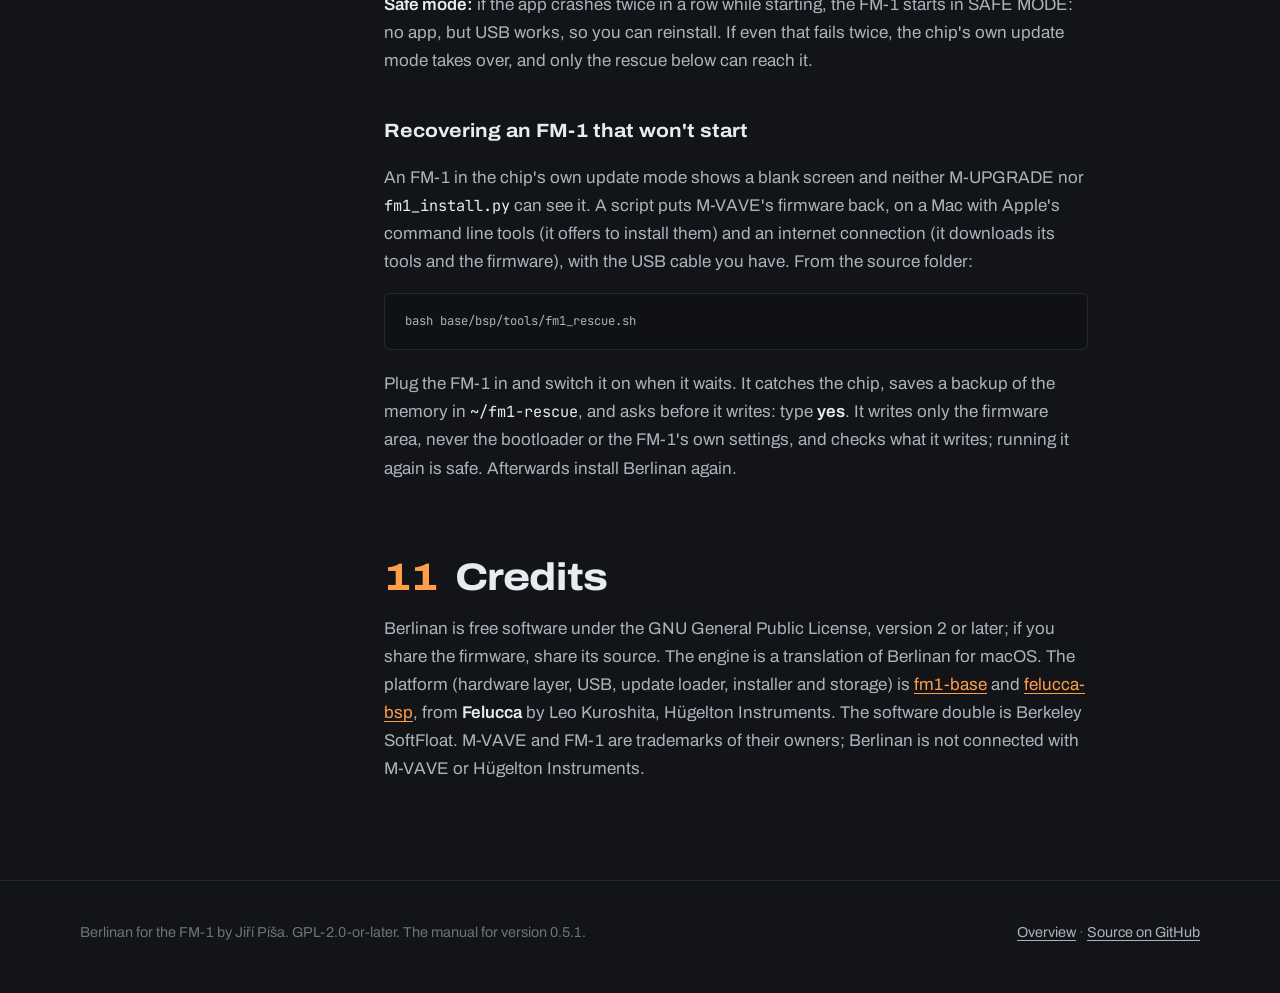
<file: manual/index.html>
<!doctype html>
<!-- made by tools/site_pages.py from docs/MANUAL.md: edit that, not this -->
<html lang="en">
<head>
<meta charset="utf-8">
<meta name="viewport" content="width=device-width, initial-scale=1">
<title>Manual · Berlinan for the FM-1</title>
<meta name="description" content="The manual of Berlinan for the M-VAVE FM-1: installing it, the controls, the seven pages, saving, sync, and how it differs from Berlinan for macOS.">
<meta name="theme-color" content="#131418">
<link rel="alternate" hreflang="en" href="https://jiripisa.github.io/fm1-berlinan/manual/">
<link rel="alternate" hreflang="cs" href="https://jiripisa.github.io/fm1-berlinan/cs/manual/">
<link rel="alternate" hreflang="x-default" href="https://jiripisa.github.io/fm1-berlinan/manual/">
<link rel="icon" href="../assets/icon.png">
<link rel="preconnect" href="https://fonts.googleapis.com">
<link rel="preconnect" href="https://fonts.gstatic.com" crossorigin>
<link href="https://fonts.googleapis.com/css2?family=Archivo:wdth,wght@62..125,400..800&family=JetBrains+Mono:wght@400;500;700&display=swap" rel="stylesheet">
<link rel="stylesheet" href="../assets/manual.css">
<link rel="stylesheet" href="../assets/fm1.css">
</head>
<body>
<a class="skip" href="#content">Skip to content</a>
<header class="wrap masthead">
  <a class="brand" href="../"><img src="../assets/icon.png" alt="" width="32" height="32">Berlinan FM-1</a>
  <nav aria-label="Site">
    <a href="../">Overview</a>
    <a href="./" aria-current="page">Manual</a>
    <a href="../install/">Install</a>
    <a href="../emu/">Try it</a>
    <a href="https://github.com/jiripisa/fm1-berlinan">GitHub</a>
    <a class="lang" href="../cs/manual/" hreflang="cs" lang="cs">Česky</a>
  </nav>
</header>

<main id="content" tabindex="-1">
  <div class="wrap title">
    <h1>Manual</h1>
    <p>Berlinan turns the M-VAVE FM-1 into a standalone Berlin School MIDI sequencer, the firmware version of Berlinan for macOS. A small ensemble of voices (two plucks, a bass, a pad, a lead, a drone, a heartbeat) repeats, phases against itself on loops of unequal length, and earns its mutations over time. The FM-1 makes no sound of its own: plug it by USB into a MIDI router, and each voice goes out on its own MIDI channel to your synthesizers. You play it from the panel: the keys, the buttons, the encoders and the screen. No laptop is needed once it is running.</p>
  </div>

  <div class="wrap layout">
    <nav class="toc" aria-label="Contents">
      <p>Contents</p>
      <ol>
        <li><a href="#s1"><span class="num">1</span>Install</a></li>
<li><a href="#s2"><span class="num">2</span>Getting started</a></li>
<li><a href="#s3"><span class="num">3</span>Controls</a><ol><li><a href="#keys">Keys</a></li><li><a href="#buttons">Buttons</a></li><li><a href="#encoders-and-master">Encoders and MASTER</a></li><li><a href="#help">Help</a></li></ol></li>
<li><a href="#s4"><span class="num">4</span>The pages</a><ol><li><a href="#home-perform">HOME: Perform</a></li><li><a href="#env-voice">ENV: Voice</a></li><li><a href="#arp-pattern">ARP: Pattern</a></li><li><a href="#lfo-cc">LFO: CC</a></li><li><a href="#seq-arranger">SEQ: Arranger</a></li><li><a href="#fx-delay">FX: Delay</a></li><li><a href="#glo-setup">GLO: Setup</a></li><li><a href="#the-screen">The screen</a></li></ol></li>
<li><a href="#s5"><span class="num">5</span>Saving</a></li>
<li><a href="#s6"><span class="num">6</span>Sync</a></li>
<li><a href="#s7"><span class="num">7</span>MASTER, the density fader</a></li>
<li><a href="#s8"><span class="num">8</span>Berlinan on the Mac</a></li>
<li><a href="#s9"><span class="num">9</span>Differences from Berlinan on the Mac</a></li>
<li><a href="#s10"><span class="num">10</span>Troubleshooting</a><ol><li><a href="#recovering-an-fm-1-that-won-t-start">Recovering an FM-1 that won't start</a></li></ol></li>
<li><a href="#s11"><span class="num">11</span>Credits</a></li>
      </ol>
    </nav>

    <article>
<section aria-labelledby="s1">
<h2 id="s1"><span class="num">1</span>Install</h2>
<p><strong>From the browser.</strong> Open the <a href="https://jiripisa.github.io/fm1-berlinan/install/">install page</a> in Chrome or Edge, connect the FM-1 by USB (a data cable, straight to the computer) and press Install. The browser asks once to allow MIDI: allow it. Nothing is installed on the computer.</p>
<p><strong>From the command line.</strong> You need the firmware package (the site's download, <code>berlinan-X.Y.fwsc</code>, or <code>app/build/berlinan.fwsc</code> from <code>./build.sh</code>; see <a href="https://github.com/jiripisa/fm1-berlinan/blob/main/BUILDING.md">BUILDING.md</a>), a USB data cable and Python 3 with <code>mido</code> and <code>python-rtmidi</code> (<code>pip3 install mido python-rtmidi</code>). Connect the FM-1 and run, from the source folder:</p>
<pre tabindex="0" role="region" aria-label="Command: Install"><code>python3 base/tools/fm1_install.py app/build/berlinan.fwsc</code></pre>
<p>Either way, don't unplug it while it is writing. When it finishes the FM-1 restarts into Berlinan, and the page or the script checks that it reports the version written.</p>
<p><strong>Go back:</strong> the install page's "Back to the stock firmware" writes M-VAVE's own firmware (FM-1 V15) again: you download the file from M-VAVE, the page checks it before it writes. M-VAVE's updater, M-UPGRADE, does it too, and so does the script (<code>fm1_install.py FM-1.fwsc</code>).</p>
<div class="callout"><p>Installing other firmware is at your own risk. If the FM-1 ever won't start, see <a href="#recovering-an-fm-1-that-won-t-start">Recovering an FM-1 that won't start</a>.</p></div>
</section>
<section aria-labelledby="s2">
<h2 id="s2"><span class="num">2</span>Getting started</h2>
<ol><li><strong>Connect.</strong> Plug the FM-1 into the router with USB. The router sees a MIDI device, "FM-Berlinan". Route its output to your synthesizers: each voice has its own channel (the Perform page shows them; the Voice page changes one).</li><li><strong>Play.</strong> Press PLAY. The first piece is the Demo trio (Pluck 1, Pluck 2, Bass) in A natural minor, from bar 1, with a new seed. The FM-1 sends MIDI Start and clock (INT sync).</li><li><strong>Mute and unmute.</strong> Tap a voice key (F3 to B3): that voice goes quiet and its key goes dark. Tap again.</li><li><strong>Move the harmony.</strong> Press a white key from C4: degrees 1 to 7, at the next bar.</li><li><strong>Change the piece.</strong> Turn PRESETS: Demo trio, Full ensemble, Ambient drift. While playing it takes over at the next bar. EDIT re-rolls every unlocked voice; OCT+ is Dice, a new seed.</li><li><strong>Thin it out.</strong> MASTER is the density: down thins the ensemble, the top is 100 %.</li><li><strong>Stop.</strong> PLAY again. Every sounding note gets its note-off.</li></ol>
<p>Not sure what a button does? Hold it for a second: a card says. Let go and nothing happens.</p>
</section>
<section aria-labelledby="s3">
<h2 id="s3"><span class="num">3</span>Controls</h2>
<div class="figs"><figure class="wide"><img src="../img/fm1-panel.svg" alt="A drawing of the FM-1 running Berlinan, each control labelled with what it does: the tables below say the same in words" loading="lazy"><figcaption>The FM-1 (a drawing), running Berlinan</figcaption></figure></div>
<h3 id="keys">Keys</h3>
<div class="table" tabindex="0" role="region" aria-label="Table: Keys (Keys, What they do)"><table><thead><tr><th>Keys</th><th>What they do</th></tr></thead><tbody><tr><td>F3 F#3 G3 G#3 A3 A#3 B3</td><td>The voices: Pluck 1, Pluck 2, Bass, Pad, Lead, Drone, Heartbeat. A press selects it. <strong>Tap</strong> (shorter than 1 s): also mute or unmute it. A voice the arranger holds back (it shows WAITS): the tap brings it in. <strong>Hold</strong> (1 s or more): selects it without muting, and EDIT, REC or SEL pressed meanwhile act on that voice (below). Lit: playing. Blinking: WAITS. Dark: muted, or not in this template.</td></tr><tr><td>C4 D4 E4 F4 G4 A4 B4 (white)</td><td>The degrees 1 to 7: the harmony moves diatonically at the next bar. The degree in force is lit; one that is coming blinks.</td></tr><tr><td>C#4 D#4 F#4 G#4 A#4</td><td>CC scenes 1 to 5: the controllers morph toward the template's scene over 8 bars. Only the scenes the template has (Ambient drift: two; the others none; keys past them do nothing). The template's scenes are dim, the one the morph heads for is lit.</td></tr><tr><td>C5 C#5 D5 D#5 E5 F5</td><td>Snapshot slots 1 to 6. Tap: recall it at the next bar (an empty slot says EMPTY). SAVE held + a slot: store the state there. Stored slots are lit.</td></tr><tr><td>F#5</td><td><code>&gt;&gt;</code>: the arranger's next change, at the next bar.</td></tr><tr><td>G5</td><td>One unit of tension (on the pad voice, else the first voice). Lit while some is left.</td></tr></tbody></table></div>
<h3 id="buttons">Buttons</h3>
<div class="table" tabindex="0" role="region" aria-label="Table: Buttons (Button, What it does)"><table><thead><tr><th>Button</th><th>What it does</th></tr></thead><tbody><tr><td>PLAY</td><td>Play and stop. It acts on the press and has no help card. INT: also MIDI Start, Stop and clock. Lit green while playing.</td></tr><tr><td>REC</td><td>The B part. With a voice key held: a blank cycle for that voice.</td></tr><tr><td>EDIT</td><td>Re-roll every unlocked voice. With a voice key held: regenerate that voice.</td></tr><tr><td>SEL</td><td>With a voice key held, or on the Voice page: lock or unlock the voice.</td></tr><tr><td>SAVE</td><td>Save the project and the six slots (see <a href="#s5">Saving</a>). SAVE held + a slot key: store that slot.</td></tr><tr><td>OCT-</td><td>Undo: the last 20 states, one pushed before every destructive action.</td></tr><tr><td>OCT+</td><td>Dice: a new master seed, swapped in at the next bar while playing.</td></tr><tr><td>HOME ENV ARP LFO SEQ FX GLO</td><td>The pages: Perform, Voice, Pattern, CC, Arranger, Delay, Setup. The lit button shows the page.</td></tr></tbody></table></div>
<p>Hold OCT- and OCT+ together for five seconds for the update mode (see Troubleshooting).</p>
<h3 id="encoders-and-master">Encoders and MASTER</h3>
<div class="table" tabindex="0" role="region" aria-label="Table: Encoders and MASTER (Control, What it does)"><table><thead><tr><th>Control</th><th>What it does</th></tr></thead><tbody><tr><td>MASTER</td><td>Density, 0 to 100 % (see <a href="#s7">section 7</a>).</td></tr><tr><td>SELECT</td><td>The selected voice, to the next voice the template has. HOME held + SELECT: the tempo, from any page.</td></tr><tr><td>ALGORITHM</td><td>The mode: natural minor, Dorian, Phrygian, Mixolydian, Lydian, Lydian dominant, harmonic minor, minor pentatonic, Locrian, major. The root is set on the Setup page.</td></tr><tr><td>PRESETS</td><td>The template. While playing it takes over at the next bar. A new template gets a new seed.</td></tr><tr><td>KNOB 1 to 4</td><td>The four values of the page, shown at the bottom of the screen. A few clicks are single steps; a quick turn speeds up.</td></tr></tbody></table></div>
<h3 id="help">Help</h3>
<p>Hold any button but PLAY for a second and a card says what it does. A key, a knob or another button puts the card away; letting go after it does nothing else. (A button pressed while a voice key is held takes that voice's job and has no card.)</p>
<div class="figs"><figure class="shot"><img src="../img/screen-help.png" alt="FX&#x27;s card over the Perform page: DELAY TIMES FOR YOUR EFFECTS AT THE TEMPO" loading="lazy"><figcaption>FX's card</figcaption></figure></div>
<p>Everything the keys and buttons do to the music binds as on the Mac: at the next bar while playing, with the engine's own queue. While the FM-1 is stopped, an action that needs a running piece (degrees, scenes, B part, re-roll, tension and the like) says WHEN PLAYING and does nothing. A full queue or schedule says so (QUEUE FULL, SCHEDULE FULL) instead of dropping silently.</p>
</section>
<section aria-labelledby="s4">
<h2 id="s4"><span class="num">4</span>The pages</h2>
<p>Seven pages, a button each. A page's four values sit on KNOB 1 to 4. Only what the Mac can change is editable, and the ratchet (the FM-1's own); the other values are shown, and their knobs do nothing.</p>
<h3 id="home-perform">HOME: Perform</h3>
<div class="figs"><figure class="shot"><img src="../img/screen-perform.png" alt="The Perform page: the voice lanes, the horizon, the convergence" loading="lazy"><figcaption>Perform</figcaption></figure></div>
<p>A lane per voice: its name, MIDI channel (CH), its pattern as a strip with a playhead, the loop length in steps, the legitimization dots (the plays left before the pattern is established), and its marks: WAITS, MUTE, LOCK, BLANK. Under them, the HORIZON: what is coming (a pending degree, a template taking over, the arranger's next change, bar-bound changes, the nearest mutation). Then LCM, the convergence (how long until the loops line up again, in bars and seconds at the tempo shown), the degree in force (DEG) and the tension left.</p>
<p>Knobs: <strong>Tempo</strong> (40 to 220), <strong>Auto</strong> (the arranger on or off), <strong>Form</strong> (classic arc, slow build, ambient plateau; stopped only), <strong>Ambient</strong> (ambient mode; stopped only).</p>
<h3 id="env-voice">ENV: Voice</h3>
<div class="figs"><figure class="shot"><img src="../img/screen-voice.png" alt="The Voice page" loading="lazy"><figcaption>Voice</figcaption></figure></div>
<p>The selected voice: its strip, generation, lifecycle (plays left or established, locked), what waits for its loop (regenerate, a blank cycle) and its CC. Knobs: <strong>Channel</strong> (editable, 1 to 16), and shown only: Loop, Register, Generator. Registers are named with C3 = 60 (as Ableton and Logic): middle C is C3.</p>
<h3 id="arp-pattern">ARP: Pattern</h3>
<div class="figs"><figure class="shot"><img src="../img/screen-pattern.png" alt="The Pattern page" loading="lazy"><figcaption>Pattern</figcaption></figure></div>
<p>The selected voice's pattern in steps, a bar a row: the onsets, their scale degrees, accents, what each gate holds, the playhead.</p>
<p>Knobs: <strong>Ratchet</strong> (OFF, 5 to 50 % in steps of 5), and shown only: Steps, Generation, Plays left. The ratchet is the chance that a mutation gives one note of the pattern a ratchet, a 2- or 3-fold retrigger, for the pattern's next legitimization cycle (Berlinan's intermittent ratchet). It is the project's, for every voice whichever is selected, and saved with it. OFF, the default, no note ratchets. Stopped, a change holds from the next Play; while playing it goes into the project and the screen says AT NEXT PLAY: the running piece keeps its own until you stop and play again (the Mac has no live control for it), or until a template you load meanwhile takes over at its bar line: the new piece starts with the ratchet set.</p>
<h3 id="lfo-cc">LFO: CC</h3>
<div class="figs"><figure class="shot"><img src="../img/screen-cc.png" alt="The CC page" loading="lazy"><figcaption>CC and modulation</figcaption></figure></div>
<p>The selected voice's CC lanes (a cycle of each, with its playhead) and the template's scenes. Shown only: Target, Cycle, Depth, Scene.</p>
<h3 id="seq-arranger">SEQ: Arranger</h3>
<div class="figs"><figure class="shot"><img src="../img/screen-arranger.png" alt="The Arranger page" loading="lazy"><figcaption>Arranger</figcaption></figure></div>
<p>AUTO and the form, the seven phases (the one now lit), the bar in the phase and the bars to the next change, the voices the arranger has in, the density and the form's settings. Shown only: Phase, Length, Bed drop, Reprise.</p>
<h3 id="fx-delay">FX: Delay</h3>
<div class="figs"><figure class="shot"><img src="../img/screen-delay.png" alt="The Delay page" loading="lazy"><figcaption>Delay cheat sheet</figcaption></figure></div>
<p>The delay cheat sheet: for each voice, a note division and its time in ms at the tempo, for the delays and echoes of your own effects. The tempo is the live one (the one the header shows); in EXT, where the header shows EXT, the followed one.</p>
<h3 id="glo-setup">GLO: Setup</h3>
<div class="figs"><figure class="shot"><img src="../img/screen-setup.png" alt="The Setup page" loading="lazy"><figcaption>Setup</figcaption></figure></div>
<p>The template, the key, the clock (INT, or EXT and from where), MIDI out (USB), the version and the <strong>seed</strong> in 16 hex digits: with it, a run can be reproduced on the Mac. Before the first Play of a fresh project it says that a new seed comes at the first Play. Knobs: <strong>Root</strong> (the key's root), <strong>Sync</strong> (INT or EXT; stopped only), <strong>EXT input</strong> (USB, TRS or both), <strong>Lights</strong> (off, on, keys only).</p>
<h3 id="the-screen">The screen</h3>
<p>The header has the template, the key, the tempo (EXT while following), a beat light (a play triangle while stopped) and a dot while a SAVE waits for the stop. Messages take its place for a moment.</p>
</section>
<section aria-labelledby="s5">
<h2 id="s5"><span class="num">5</span>Saving</h2>
<p>SAVE writes the project (the template, its seed, key and mode, tempo, density, the arranger's settings, the ratchet, the voices' channels) and the six slots to the FM-1's memory, as a Berlinan document on the Mac. The undo stack and the running engine are not saved. After power-on the saved project is loaded and PLAY starts it from bar 1, as every Play does.</p>
<ul><li><strong>SAVE while stopped</strong> writes at once.</li><li><strong>SAVE while playing</strong> is written at the next stop (the button, MIDI Stop or the arranger's end), a moment after the stop's MIDI Stop and note-offs have gone out: writing flash stops everything for a moment, the MIDI clock too. The SAVE button blinks and the header shows a dot until then, and the screen says AT THE STOP.</li><li><strong>Slots:</strong> SAVE held + a slot key (C5 to F5) stores the state at that moment; a tap recalls it at the next bar. The slots are saved with SAVE.</li><li><strong>Undo:</strong> OCT-, 20 deep; a recall or Dice can be undone. Loading a project empties it.</li><li>A record the firmware does not recognise (another firmware's, or damaged) is ignored: the Demo trio with a fresh seed. A project saved by an earlier Berlinan firmware, before the ratchet, loads as it was, with the ratchet OFF.</li></ul>
<p>With nothing saved, the first piece is the Demo trio in A minor, and its seed is drawn at the first Play, so each power-on is a new universe.</p>
</section>
<section aria-labelledby="s6">
<h2 id="s6"><span class="num">6</span>Sync</h2>
<ul><li><strong>INT</strong> (the default): the FM-1 is the clock master. It sends MIDI Start at tick 0, a clock pulse 24 times a beat and Stop over USB. The tempo is the project's (40 to 220, changed from the next bar).</li><li><strong>EXT:</strong> it follows MIDI clock from USB, the TRS jack or both (EXT input). The header shows EXT; the Delay page and the convergence use the followed tempo. It sends nothing. Sync and the input are set on the Setup page while stopped. Back on INT it keeps the tempo followed last, shown and played, until you change the tempo or choose a template, as the Mac does. - <strong>PLAY in EXT</strong> starts at once, at the tempo in store, and locks to the pulses as they arrive. - <strong>MIDI Start (FA)</strong> from the master waits for its first pulse (at most one clock) and that pulse is tick 0. - <strong>MIDI Stop</strong> stops it. If the pulses stop without a Stop (the router unplugged, the DAW paused), it holds the last tempo and plays on; it never jumps, and stops only on MIDI Stop, PLAY or the arranger's end.</li><li>Notes go out on USB only: the FM-1's TRS jack is an input.</li></ul>
</section>
<section aria-labelledby="s7">
<h2 id="s7"><span class="num">7</span>MASTER, the density fader</h2>
<p>The FM-1 makes no sound, so MASTER is not a volume: it is the density, 0 to 100 %, a physical fader on how many notes the ensemble plays. The top is 100 % (density 1.0, Berlinan's default), the bottom 0 %. While playing, a change binds at the next bar.</p>
<p>At power-on the saved density holds: MASTER takes over only after it has moved, so switching on never overwrites the saved project.</p>
</section>
<section aria-labelledby="s8">
<h2 id="s8"><span class="num">8</span>Berlinan on the Mac</h2>
<p>The FM-1 plays what Berlinan for macOS plays: the same template, the same seed and the same actions at the same bars give the same notes and the same CC, event for event, tick for tick (tested against the unchanged Swift engine, see <code>tests/equiv/README.md</code>). The FM-1 shows the seed on the Setup page; to repeat a run on the Mac, use the same template in A minor, the same seed and the same actions at the same bars, with the FM-1's ratchet at 15 % (the Mac's, which it has no control for; see <a href="#s9">Differences</a>).</p>
<p>Projects do not move between the two: the FM-1 starts from Berlinan's three built-in templates and a seed.</p>
</section>
<section aria-labelledby="s9">
<h2 id="s9"><span class="num">9</span>Differences from Berlinan on the Mac</h2>
<p>Notes and CC are the same; these are where the behaviour differs on purpose.</p>
<ul><li><strong>Edits while playing (Y).</strong> Changes made while playing that the Mac applies only when stopped reach the next Play after any stop, including MIDI Stop and the arranger's end. The Mac rebuilds only after its own stop button and would replay the old project after an external stop.</li><li><strong>Ratchet.</strong> The FM-1 has a control for the legitimization's ratchet probability (the Pattern page's KNOB 1, 0 to 50 %) and starts with it OFF: no note ratchets until you turn it up. The Mac has no control for it and always plays 15 % (Berlinan's default). The notes are the Mac engine's at the value set (tested at OFF and 50 %); a change while playing waits for the next Play, as the edits above, or for a template loaded while playing, which takes over at its bar line with the value set. A template keeps the value set; on the Mac a template comes with the 15 %.</li><li><strong>Actions while stopped (AC).</strong> The Mac drops them silently; the FM-1 says WHEN PLAYING. PLAY has no help card.</li><li><strong>Delay page and convergence (AF).</strong> They use the tempo shown (live, or followed in EXT), not the project's tempo; the Mac's lag a tempo change by one bar.</li><li><strong>Register names (AE).</strong> C3 = 60, as in Ableton and Logic.</li><li><strong>EXT clock (S, T).</strong> The follower is simpler than the Mac's smoothing: 40 ticks a pulse, never past the next pulse, held after 500 ms without one. Timing is not part of the note equivalence. PLAY in EXT starts at once.</li><li><strong>SAVE (Z).</strong> Written at the next stop when playing.</li><li><strong>First seed (X).</strong> Without a saved project the seed is drawn at the first Play from the clock.</li><li><strong>Default project (AA).</strong> The Demo trio, as the Mac starts each launch.</li><li><strong>Template switch (R).</strong> A template switch while playing does not flush: the old engine's note-offs still go out. Stop, mute and a channel change do flush.</li><li><strong>Arranger settings (W).</strong> AUTO, the form and ambient mode are separate, as the Mac keeps them; AUTO off keeps the form.</li><li><strong>MASTER (AB, AD).</strong> The whole travel, with end zones, and the saved density at boot.</li><li><strong>MIDI rate (U).</strong> At most 16 packets a millisecond; the rest wait for the next. A burst (a flush) may take a few ms.</li><li><strong>Reader.</strong> fm1-base's words apply: "CC" is read as "controller".</li><li><strong>Not in this version:</strong> harmony modes (progressions), melody extraction and the lead's promotion, the MIDI echo, Ableton Link, take and capture, <code>.mid</code> export, the CC map editor. The page values the Mac edits elsewhere (loop length, register, generator, CC lanes, arranger phases) are shown, not editable.</li></ul>
</section>
<section aria-labelledby="s10">
<h2 id="s10"><span class="num">10</span>Troubleshooting</h2>
<p><strong>Update mode:</strong> hold OCT- and OCT+ together for five seconds. A countdown appears; let go before it ends to cancel.</p>
<p><strong>Calibration:</strong> if a button or knob does the wrong thing, hold OCT- and OCT+ while you switch the FM-1 on, and press each button and turn each knob when asked.</p>
<p><strong>After a crash:</strong> a red CRASH screen, then a restart. The next start shows an address (PC ...); include it if you report the problem.</p>
<p><strong>Safe mode:</strong> if the app crashes twice in a row while starting, the FM-1 starts in SAFE MODE: no app, but USB works, so you can reinstall. If even that fails twice, the chip's own update mode takes over, and only the rescue below can reach it.</p>
<h3 id="recovering-an-fm-1-that-won-t-start">Recovering an FM-1 that won't start</h3>
<p>An FM-1 in the chip's own update mode shows a blank screen and neither M-UPGRADE nor <code>fm1_install.py</code> can see it. A script puts M-VAVE's firmware back, on a Mac with Apple's command line tools (it offers to install them) and an internet connection (it downloads its tools and the firmware), with the USB cable you have. From the source folder:</p>
<pre tabindex="0" role="region" aria-label="Command: Recovering an FM-1 that won&#x27;t start"><code>bash base/bsp/tools/fm1_rescue.sh</code></pre>
<p>Plug the FM-1 in and switch it on when it waits. It catches the chip, saves a backup of the memory in <code>~/fm1-rescue</code>, and asks before it writes: type <strong>yes</strong>. It writes only the firmware area, never the bootloader or the FM-1's own settings, and checks what it writes; running it again is safe. Afterwards install Berlinan again.</p>
</section>
<section aria-labelledby="s11">
<h2 id="s11"><span class="num">11</span>Credits</h2>
<p>Berlinan is free software under the GNU General Public License, version 2 or later; if you share the firmware, share its source. The engine is a translation of Berlinan for macOS. The platform (hardware layer, USB, update loader, installer and storage) is <a href="https://github.com/charlesvestal/fm1-base">fm1-base</a> and <a href="https://github.com/hugelton/felucca-bsp">felucca-bsp</a>, from <strong>Felucca</strong> by Leo Kuroshita, Hügelton Instruments. The software double is Berkeley SoftFloat. M-VAVE and FM-1 are trademarks of their owners; Berlinan is not connected with M-VAVE or Hügelton Instruments.</p>
</section>
    </article>
  </div>
</main>

<footer>
  <div class="wrap">
    <span>Berlinan for the FM-1 by Jiří Píša. GPL-2.0-or-later. The manual for version 0.5.1.</span>
    <span><a href="../">Overview</a> · <a href="https://github.com/jiripisa/fm1-berlinan">Source on GitHub</a></span>
  </div>
</footer>
</body>
</html>
</file>
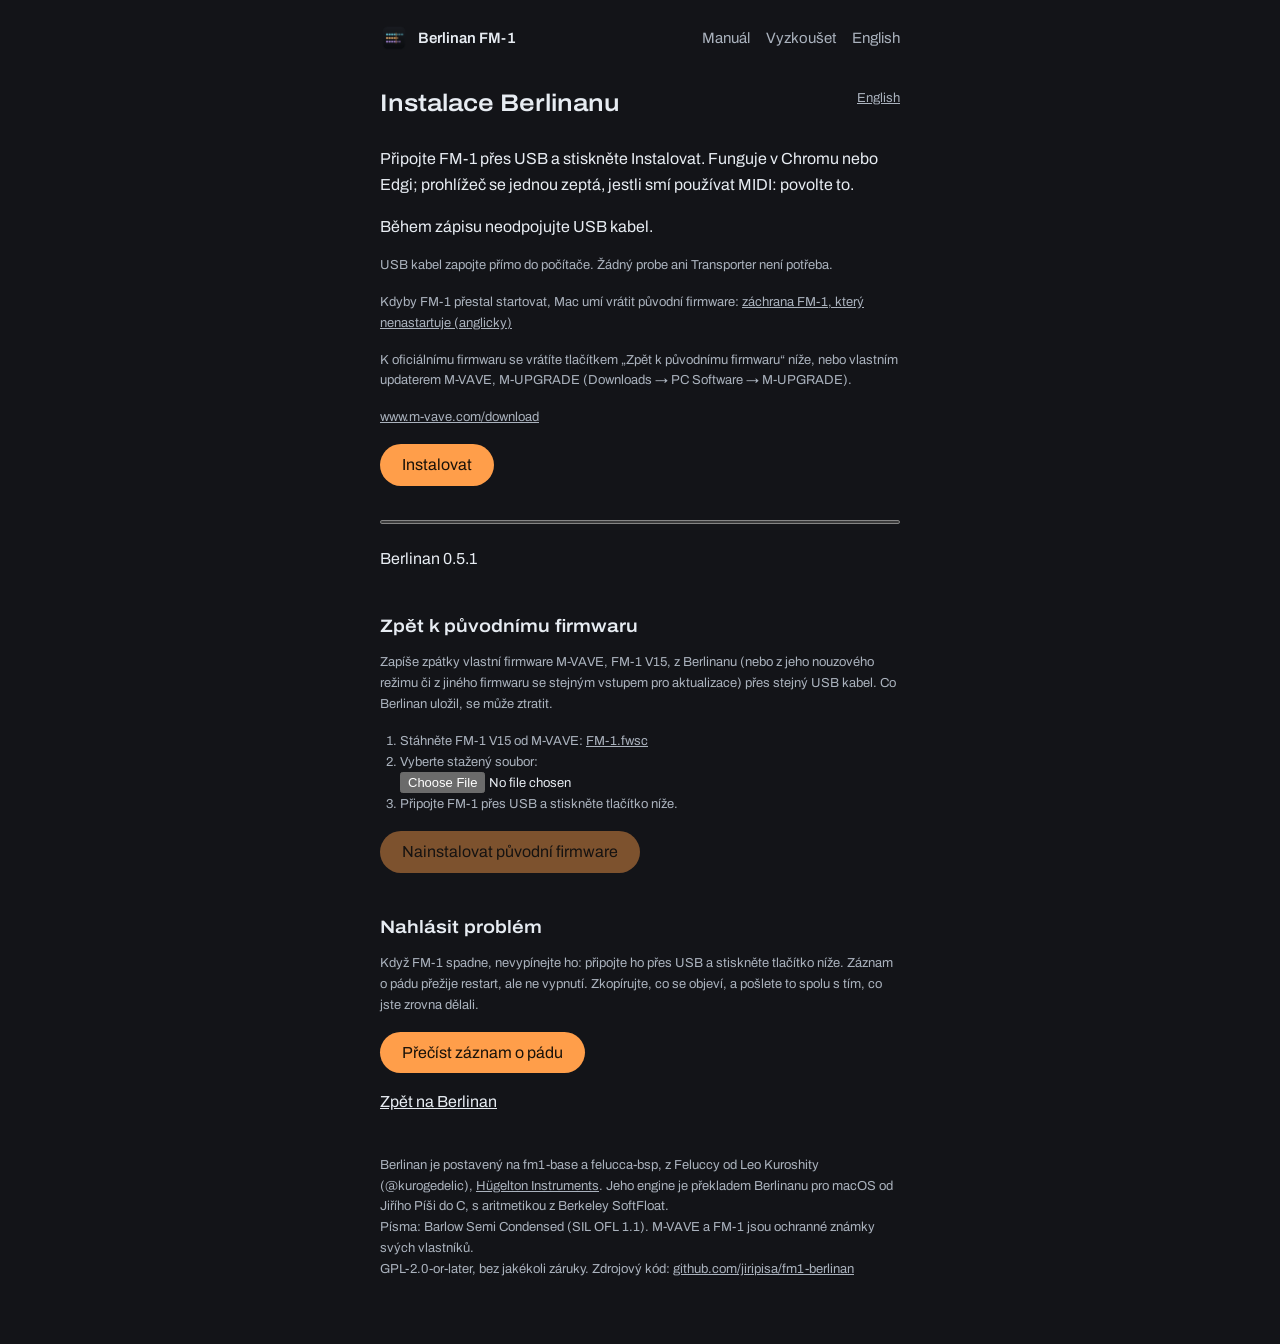
<file: cs/install/index.html>
<!doctype html>
<!-- SPDX-License-Identifier: MPL-2.0
     Copyright (C) 2026 Charles Vestal
     Copyright (C) 2026 Leo Kuroshita (@kurogedelic), Hügelton Instruments
     A firmware's installer page: Felucca's (by way of X0X and FoMni-1), English first. tools/make_site.py fills in
     the firmware's name, source and credits ({{...}}) and inlines fm1pkg.js, fm1ota.js and the package's metadata. -->
<html lang="cs">
<head>
<meta charset="utf-8">
<meta name="viewport" content="width=device-width, initial-scale=1">
<title>Instalace · Berlinan</title>
<style>
  /* light: the coral and the dim brown darkened just enough for 4.5:1 on the cream (and white on the coral) */
  :root { --bg: #faf4e8; --fg: #48392f; --dim: #6e5c4b; --accent: #b84a1e; --on-accent: #fff; --bad: #a3271b; --focus: #1f6fd1; }
  @media (prefers-color-scheme: dark) {
    :root:not([data-theme="light"]) { --bg: #1c1814; --fg: #f2e8d8; --dim: #b3a28e; --accent: #f28a5a; --on-accent: #2a140a; --bad: #ff8a73; --focus: #79adff; }
  }
  :root[data-theme="dark"] { --bg: #1c1814; --fg: #f2e8d8; --dim: #b3a28e; --accent: #f28a5a; --on-accent: #2a140a; --bad: #ff8a73; --focus: #79adff; }
  body { margin: 0; background: var(--bg); color: var(--fg);
         font: 16px/1.6 -apple-system, BlinkMacSystemFont, "Helvetica Neue", Arial, sans-serif; }
  main { max-width: 520px; margin: 0 auto; padding: 48px 16px 0; }
  footer { max-width: 520px; margin: 0 auto; padding: 24px 16px 48px; }
  h1 { font-size: 24px; font-weight: 600; margin: 0 0 24px; }
  .lang { float: right; font-size: 13px; color: var(--dim); cursor: pointer; text-decoration: underline; background: none; padding: 4px 0; }
  p { margin: 0 0 16px; }
  button { font: inherit; background: var(--accent); color: var(--on-accent); border: 0; border-radius: 999px; padding: 8px 22px; cursor: pointer; }
  button:disabled { opacity: .45; cursor: default; }
  :focus-visible { outline: 3px solid var(--focus); outline-offset: 2px; }
  a { color: inherit; }
  #alert { color: var(--bad); font-weight: 600; margin: 0; }
  #alert:empty { display: none; }
  .sr { position: absolute; width: 1px; height: 1px; overflow: hidden; clip: rect(0 0 0 0); white-space: nowrap; }
  #status { margin-top: 16px; min-height: 1.6em; }
  .small { color: var(--dim); font-size: 13px; }
  progress { width: 100%; height: 8px; margin-top: 16px; accent-color: var(--accent); }
  pre { color: var(--dim); font-size: 12px; white-space: pre-wrap; margin-top: 16px; }
  h2 { font-size: 18px; font-weight: 600; margin: 40px 0 12px; }
  ol { margin: 0 0 16px; padding-left: 20px; }
  textarea { width: 100%; box-sizing: border-box; font: 12px/1.4 ui-monospace, Menlo, monospace; color: var(--fg);
             background: transparent; border: 1px solid var(--dim); border-radius: 6px; padding: 8px; }
  input[type=file] { font: inherit; font-size: 13px; color: var(--fg); max-width: 100%; }
  @media (prefers-reduced-motion: reduce) { * { transition: none !important; animation: none !important; } }
</style>
<link rel="preconnect" href="https://fonts.googleapis.com">
<link rel="preconnect" href="https://fonts.gstatic.com" crossorigin>
<link href="https://fonts.googleapis.com/css2?family=Archivo:wdth,wght@62..125,400..800&family=JetBrains+Mono:wght@400;500;700&display=swap" rel="stylesheet">
<style>
  /* Berlinan's site (assets/site.css): its night, its ink and its tangerine, over fm1-base's colours */
  :root:not(#berlinan) { --bg: #131418; --fg: #e7ecf2; --dim: #aab2bd; --accent: #FF9E4A; --on-accent: #1a1209;
                         --bad: #ff8a73; --focus: #FF9E4A; color-scheme: dark; }
  body { font-family: "Archivo", -apple-system, BlinkMacSystemFont, "Helvetica Neue", Arial, sans-serif; }
  h1, h2 { font-variation-settings: "wdth" 112; }
  .bl-mast { max-width: 520px; margin: 0 auto; padding: 24px 16px 0; display: flex; flex-wrap: wrap; gap: 8px 20px;
             align-items: center; justify-content: space-between; font-size: 15px; }
  .bl-mast a { color: var(--dim); text-decoration: none; }
  .bl-mast a:hover { color: var(--fg); }
  .bl-mast .bl-brand { display: flex; align-items: center; gap: 10px; color: var(--fg); font-weight: 600; }
  .bl-mast nav { display: flex; flex-wrap: wrap; gap: 4px 16px; }
  main { padding-top: 32px; }
</style>
</head>
<body>
<header class="bl-mast">
  <a class="bl-brand" href="../"><img src="../../assets/icon.png" alt="" width="28" height="28">Berlinan FM-1</a>
  <nav aria-label="Web"><a href="../manual/">Manuál</a> <a href="../../emu/">Vyzkoušet</a> <a href="../../install/" hreflang="en" lang="en">English</a></nav>
</header>
<main>
  <button type="button" class="lang" id="lang" lang="en">English</button>
  <h1>Instalace Berlinanu</h1>
  <p data-t="intro">Connect the FM-1 by USB, then press Install. It works in Chrome or Edge; the browser asks once to allow MIDI: allow it.</p>
  <p data-t="warn">Do not unplug the USB cable while writing.</p>
  <p class="small" data-t="direct"></p>
  <p class="small"><span data-t="brick"></span>
    <a href="https://github.com/hugelton/felucca-bsp/tree/main/tools" data-t="bricklink">recovering an FM-1 that won't start</a></p>
  <p class="small" data-t="back"></p>
  <p class="small"><a href="https://www.m-vave.com/download" target="_blank" rel="noopener">www.m-vave.com/download<span class="sr" data-t="newtab"> (opens in a new tab)</span></a></p>
  <p><button type="button" id="go" disabled data-t="install">Install</button></p>
  <label class="sr" for="bar" data-t="progress">Progress</label>
  <progress id="bar" max="100" value="0"></progress>
  <p id="status" role="status"></p>
  <p id="alert" role="alert"></p>
  <pre id="log"></pre>
  <h2 data-t="stockh">Back to the stock firmware</h2>
  <p class="small" data-t="stockwhy"></p>
  <ol class="small">
    <li><span data-t="stock1"></span> <a id="stocklink" href="https://yms-file-store.oss-cn-hongkong.aliyuncs.com/software/firmware/FM-1.fwsc">FM-1.fwsc</a></li>
    <li><label for="stockfile" data-t="stock2">Choose the file you downloaded:</label><br><input type="file" id="stockfile" accept=".fwsc"></li>
    <li data-t="stock3"></li>
  </ol>
  <p><button type="button" id="stockgo" disabled data-t="stockinstall">Install the stock firmware</button></p>
  <h2 data-t="reporth">Report a problem</h2>
  <p class="small" data-t="reportwhy"></p>
  <p><button type="button" id="reportgo" data-t="reportread">Read the crash report</button>
    <button type="button" id="reportcopy" hidden data-t="reportcopy">Copy</button></p>
  <p id="reportstatus" role="status"></p>
  <label class="sr" for="report" data-t="reportlabel">Crash report</label>
  <textarea id="report" readonly hidden rows="14"></textarea>
  <p><a href="../" data-t="manual">Back to Berlinan</a></p>
</main>
<footer>
  <p class="small">Berlinan je postavený na fm1-base a felucca-bsp, z Feluccy od Leo Kuroshity (@kurogedelic), <a href="https://hugelton.com" target="_blank" rel="noopener">Hügelton Instruments<span class="sr" data-t="newtab"> (otevře se v nové kartě)</span></a>. Jeho engine je překladem Berlinanu pro macOS od Jiřího Píši do C, s aritmetikou z Berkeley SoftFloat.<br>
    Písma: Barlow Semi Condensed (SIL OFL 1.1). M-VAVE a FM-1 jsou ochranné známky svých vlastníků.<br>
    <span data-t="license"></span> <a href="https://github.com/jiripisa/fm1-berlinan" target="_blank" rel="noopener">github.com/jiripisa/fm1-berlinan<span class="sr" data-t="newtab"> (otevře se v nové kartě)</span></a></p>
</footer>
<script type="module">
// SPDX-License-Identifier: MPL-2.0
// Copyright (C) 2026 Charles Vestal
// Copyright (C) 2026 Leo Kuroshita (@kurogedelic), Hügelton Instruments
//
// FM-1 .fwsc packages in the browser: the package identity and the image the
// device reads during an update.

const BLOCKS = 20, BLK = 0x30, KEEP = 0x2F;

// the package identity ("FM-1_904"): one marker byte after each of the first 20 blocks
function productOf(fwsc) {
  if (fwsc.length < BLOCKS * BLK) throw new Error("not an FM-1 package (too short)");
  let s = "";
  for (let i = 0; i < BLOCKS; i++) {
    const m = fwsc[i * BLK + KEEP];
    if (m !== 0x7D) s += String.fromCharCode((m - i - 1) & 0xFF);
  }
  return s;
}

// the image the device addresses during an update: the .fwsc without the 20 marker bytes
function logicalImage(fwsc) {
  const out = new Uint8Array(fwsc.length - BLOCKS);
  for (let i = 0; i < BLOCKS; i++) out.set(fwsc.subarray(i * BLK, i * BLK + KEEP), i * KEEP);
  out.set(fwsc.subarray(BLOCKS * BLK), BLOCKS * KEEP);
  return out;
}

// SPDX-License-Identifier: MPL-2.0
// Copyright (C) 2026 Charles Vestal
// Copyright (C) 2026 Leo Kuroshita (@kurogedelic), Hügelton Instruments
//
// The FM-1 USB-MIDI update protocol (M-UPGRADE compatible) over WebMIDI.
// Step 1: the running firmware reads parts of the package and stages the update
// loader. Step 2: the loader reads the whole image and writes it. In both steps
// the device sends cmd 0x30 read requests on the logical image and we answer.

const HS_QUERY = [0xF0, 0x00, 0x32, 0x45, 0x00, 0x00, 0x00, 0x40, 0x7F, 0xF7];
const UPGRADE = [0xF0, 0x22, 0x24, 0x35, 0x7F, 0xF7];
const MAXDATA = 512;
const sleep = (ms) => new Promise((r) => setTimeout(r, ms));
const IS_OTA = (id) => /^ota-/i.test(id.model);

// M-VAVE's FM1 Open firmware (V10, 2026-10): its updater takes only a package it has been told about
// first (cmd 49 reads its state, cmd 50 arms it with the image length and the package's SHA-256); then
// the update runs as usual. Only M-VAVE's FM-1 V15 is installed over it (the pages check that file's
// SHA-256): its loader rewrites the whole flash, boot head included, which returns the FM-1 to stock.
const OPEN_RE = /^FM1_(OFFICIAL_OPEN|COMMUNITY_\d+)$/;
const STOCK = "FM-1_015";
const STOCK_SHA256 = "db1642b2b6fa5c2cccb11ffd13878068bb28601678d3644049f99dc40e7edb8a";

// errors carry a code the pages translate: notfound, model, stopped, noloader, lost, noreturn,
// mismatch (detail: the identity the device reports), badreq
function fail(code, msg, detail = "") { const e = new Error(msg); e.code = code; e.detail = detail; return e; }

function pack7(data) {
  const out = []; let acc = 0, nb = 0;
  for (const b of data) {
    acc |= b << nb; nb += 8;
    while (nb >= 7) { out.push(acc & 0x7F); acc >>>= 7; nb -= 7; }
  }
  if (nb) out.push(acc & 0x7F);
  return out;
}

function unpack7(s) {
  const out = []; let acc = 0, nb = 0;
  for (const b of s) {
    acc |= (b & 0x7F) << nb; nb += 7;
    while (nb >= 8) { out.push(acc & 0xFF); acc >>>= 8; nb -= 8; }
  }
  return out;
}

function response(addr, data, fl = 0) {
  const len = data.length;
  const body = [0x00, 0x59, 0x30, (len + 8) & 0xFF, ((len + 8) >> 8) & 0xFF, 0, fl,
    addr & 0xFF, (addr >>> 8) & 0xFF, (addr >>> 16) & 0xFF, (addr >>> 24) & 0xFF,
    len & 0xFF, (len >> 8) & 0xFF, 0, ...data];
  let s = 0;
  for (let i = 6; i < body.length; i++) s += body[i];
  body.push(~s & 0xFF);
  return [0xF0, ...pack7(body), 0xF7];
}

function parseRequest(pkt) {
  if (pkt[0] !== 0xF0 || pkt[pkt.length - 1] !== 0xF7) return null;
  const u = unpack7(pkt.slice(1, -1));
  if (u.length !== 15 || u[0] !== 0 || u[1] !== 0x59 || u[2] !== 0x30) return null;
  let s = 0;
  for (let i = 6; i < 14; i++) s += u[i];
  if ((~s & 0xFF) !== u[14]) return null;
  return { fl: u[6], addr: (u[7] | (u[8] << 8) | (u[9] << 16) | (u[10] << 24)) >>> 0, len: u[11] | (u[12] << 8) | (u[13] << 16) };
}

function parseIdentity(pkt) {
  const d = unpack7(pkt.slice(1, -1));
  if (d.length !== 34 || d[0] !== 0 || d[1] !== 0x59 || d[2] !== 0x11) return null;
  const txt = String.fromCharCode(...d.slice(6, 33)).replace(/\0+$/, "");
  if (OPEN_RE.test(txt)) return { text: txt, model: "FM-1", version: 0, open: true };
  const m = /^([^_]+)_(\d+)$/.exec(txt);
  return m ? { text: txt, model: m[1], version: parseInt(m[2], 10) } : null;
}

// one MIDI in/out pair with a SysEx queue
class Link {
  constructor(input, output) {
    this.input = input; this.output = output; this.q = []; this.waiter = null;
    input.onmidimessage = (ev) => {
      if (ev.data[0] !== 0xF0) return;
      this.q.push(Array.from(ev.data));
      if (this.waiter) { const w = this.waiter; this.waiter = null; w(); }
    };
  }
  get lost() { return this.input.state === "disconnected" || this.output.state === "disconnected"; }
  // false when the port is gone (unplugged): WebMIDI throws on a disconnected output
  send(bytes) {
    try { this.output.send(bytes); return true; } catch (_) { return false; }
  }
  drain() { this.q.length = 0; }
  async read(ms) {
    if (!this.q.length) {
      let tm;
      await Promise.race([new Promise((r) => { this.waiter = r; }), new Promise((r) => { tm = setTimeout(r, ms); })]);
      clearTimeout(tm);
      this.waiter = null;
    }
    return this.q.shift() || null;
  }
  close() { this.input.onmidimessage = null; }
}

async function handshake(link, tries = 3) {
  link.drain();
  for (let t = 0; t < tries; t++) {
    if (!link.send(HS_QUERY)) return null;
    const end = Date.now() + 1000;
    while (Date.now() < end) {
      const p = await link.read(end - Date.now());
      if (!p) break;
      const id = parseIdentity(p);
      if (id) return id;
    }
  }
  return null;
}

function frame(cmd, payload = []) {
  let s = 0;
  for (const b of payload) s += b;
  return [0xF0, ...pack7([0x00, 0x59, cmd, payload.length & 0xFF, payload.length >> 8, 0, ...payload, ~s & 0xFF]), 0xF7];
}

// send a command -> the payload of its reply, or null
async function query(link, cmd, payload = []) {
  link.drain();
  if (!link.send(frame(cmd, payload))) return null;
  const end = Date.now() + 1500;
  while (Date.now() < end) {
    const p = await link.read(end - Date.now());
    if (!p) break;
    if (p[0] !== 0xF0 || p[p.length - 1] !== 0xF7) continue;
    const u = unpack7(p.slice(1, -1));
    if (u.length < 7 || u[0] !== 0 || u[1] !== 0x59 || u[2] !== cmd) continue;
    let s = 0;
    for (let i = 6; i < u.length; i++) s += u[i];
    if ((s & 0xFF) === 0xFF) return u.slice(6, 6 + (u[3] | (u[4] << 8)));
  }
  return null;
}

class Updater {
  constructor(access, log) {
    this.access = access;
    this.log = log || (() => {});
  }

  // every in/out pair with the same port name that answers the handshake
  async find(filter) {
    const outs = [...this.access.outputs.values()];
    for (const input of this.access.inputs.values()) {
      if (input.state === "disconnected") continue;
      if (!/fm-?1|felucca|ota|composite|sinco|usb-midi/i.test(input.name || "")) continue;   // never probe other gear
      const output = outs.find((o) => o.name === input.name) || (outs.length === 1 ? outs[0] : null);
      if (!output) continue;
      try { await input.open(); await output.open(); } catch (_) { continue; }
      const link = new Link(input, output);
      const id = await handshake(link, 2);
      if (id && (!filter || filter(id))) return { link, id, name: input.name };
      link.close();
    }
    return null;
  }

  async waitFor(filter, ms) {
    const end = Date.now() + ms;
    while (Date.now() < end) {
      const dev = await this.find(filter);
      if (dev) return dev;
      await sleep(1000);
    }
    return null;
  }

  // serve read requests until the device asks for one of the finish addresses; stops early
  // when the port disappears (lost: true) instead of waiting out idleMs
  async serve(link, image, finishAddr, idleMs, onProgress) {
    let served = 0, last = Date.now();
    for (;;) {
      const pkt = await link.read(1000);
      if (!pkt) {
        if (link.lost) return { served, finished: false, lost: true };
        if (Date.now() - last > idleMs) return { served, finished: false };
        continue;
      }
      const r = parseRequest(pkt);
      if (!r) continue;
      last = Date.now();
      if (r.addr === 0xE0000000 || r.addr === 0xF0000000) {
        link.send(response(r.addr, [...new TextEncoder().encode("success"), 0]));
        if (r.addr === finishAddr) return { served, finished: true };
        continue;
      }
      if (r.len > MAXDATA || r.addr + r.len > image.length) throw fail("badreq", `bad request ${r.addr.toString(16)}+${r.len}`);
      await sleep(10);
      if (!link.send(response(r.addr, Array.from(image.subarray(r.addr, r.addr + r.len)), r.fl))) {
        return { served, finished: false, lost: true };
      }
      served++;
      if (onProgress) onProgress(served, r.addr);
    }
  }

  // full install: running firmware -> loader -> new firmware
  async install(image, product, onStep) {
    const step = onStep || (() => {});
    const dev = await this.find((id) => !IS_OTA(id));
    if (!dev) throw fail("notfound", "FM-1 not found (USB cable, and no other app using it?)");
    const [model] = product.split("_");
    if (dev.id.model !== model) { dev.link.close(); throw fail("model", `the device is ${dev.id.text}, the package is for ${product}`); }
    if (dev.id.open) await this.arm(dev, image, product);
    step("start", dev.id.text);
    dev.link.send(UPGRADE);
    await sleep(2000);
    const s1 = await this.serve(dev.link, image, 0xE0000000, 8000, (n) => step("verify", n));
    dev.link.close();
    if (!s1.finished) throw fail(s1.lost ? "lost" : "stopped", `the device ${s1.lost ? "was disconnected" : "stopped"} after ${s1.served} requests: nothing was written`);
    step("loader");
    await sleep(3000);
    const ota = await this.waitFor(IS_OTA, 30000);
    if (!ota) throw fail("noloader", "the update loader did not appear. Replug the USB cable and press Install again: the device stays in update mode until it is finished.");
    const s2 = await this.write(ota, image, step);
    if (!s2.finished) throw fail(s2.lost ? "lost" : "stopped", `the loader ${s2.lost ? "was disconnected" : "stopped"} after ${s2.served} requests. Replug and press Install again to resume.`);
    step("reboot");
    await sleep(3000);
    const back = await this.waitFor((id) => !IS_OTA(id), 40000);
    if (!back) throw fail("noreturn", "the device did not come back: power-cycle it");
    back.link.close();
    if (back.id.text !== product) throw fail("mismatch", `installed, but the device reports ${back.id.text}`, back.id.text);
    step("done", back.id.text);
    return back.id.text;
  }

  // M-VAVE's Open firmware: allow the update of stock V15 (and nothing else)
  async arm(dev, image, product) {
    if (product !== STOCK) {
      dev.link.close();
      throw fail("open", `This FM-1 runs M-VAVE's ${dev.id.text} firmware. Put the stock firmware back first ("Back to the stock firmware"), then install this.`, dev.id.text);
    }
    const cap = await query(dev.link, 49);
    if (!cap || cap.length !== 47 || String.fromCharCode(...cap.slice(0, 4)) !== "FMC1" || cap[6] !== 0) {
      dev.link.close();
      throw fail("stopped", `${dev.id.text} did not accept the update: nothing was written`);
    }
    const n = image.length;
    const tag = STOCK_SHA256.match(/../g).map((h) => parseInt(h, 16));
    const ack = await query(dev.link, 50, [1, cap[5], n & 0xFF, (n >>> 8) & 0xFF, (n >>> 16) & 0xFF, (n >>> 24) & 0xFF, ...tag]);
    if (!ack || ack.length !== 1 || ack[0] !== 0) {
      dev.link.close();
      throw fail("stopped", `${dev.id.text} refused the package: nothing was written`);
    }
  }

  // step 2 with the loader found by find()/waitFor()
  async write(ota, image, step) {
    ota.link.send(UPGRADE);
    await sleep(2000);
    const s2 = await this.serve(ota.link, image, 0xF0000000, 180000, (n) => step("write", n));
    ota.link.close();
    return s2;
  }

  // resume: the device is already in update mode (loader) -> true when the write finished
  async resume(image, onStep) {
    const ota = await this.find(IS_OTA);
    if (!ota) return false;
    return (await this.write(ota, image, onStep || (() => {}))).finished;
  }
}

const $ = (id) => document.getElementById(id);
const TEXT = {
  cs: {
    intro: "Připojte FM-1 přes USB a stiskněte Instalovat. Funguje v Chromu nebo Edgi; prohlížeč se jednou zeptá, jestli smí používat MIDI: povolte to.",
    newtab: " (otevře se v nové kartě)",
    progress: "Průběh",
    pct: ", {n} procent",
    warn: "Během zápisu neodpojujte USB kabel.",
    install: "Instalovat",
    other: "English",
    manual: "Zpět na Berlinan",
    direct: "USB kabel zapojte přímo do počítače. Žádný probe ani Transporter není potřeba.",
    brick: "Kdyby FM-1 přestal startovat, Mac umí vrátit původní firmware:",
    bricklink: "záchrana FM-1, který nenastartuje (anglicky)",
    back: "K oficiálnímu firmwaru se vrátíte tlačítkem „Zpět k původnímu firmwaru“ níže, nebo vlastním updaterem M-VAVE, M-UPGRADE (Downloads → PC Software → M-UPGRADE).",
    stockh: "Zpět k původnímu firmwaru",
    stockwhy: "Zapíše zpátky vlastní firmware M-VAVE, FM-1 V15, z Berlinanu (nebo z jeho nouzového režimu či z jiného firmwaru se stejným vstupem pro aktualizace) přes stejný USB kabel. Co Berlinan uložil, se může ztratit.",
    stock1: "Stáhněte FM-1 V15 od M-VAVE:",
    stock2: "Vyberte stažený soubor:",
    stock3: "Připojte FM-1 přes USB a stiskněte tlačítko níže.",
    stockinstall: "Nainstalovat původní firmware",
    stockok: "To je FM-1 V15 od M-VAVE. Stisknutím tlačítka ho nainstalujete.",
    stockbad: "To není soubor FM-1 V15 od M-VAVE. Vyberte soubor z odkazu výše.",
    stockdone: "Hotovo. FM-1 nastartoval s původním firmwarem.",
    nomidi: "Tento prohlížeč to neumí. Otevřete stránku v Chromu nebo Edgi.",
    loadfail: "Nepodařilo se načíst: ",
    start: "Začínám",
    verify: "Ověřuji",
    loader: "Přepínám do režimu aktualizace",
    write: "Zapisuji",
    reboot: "Restartuji",
    done: "Hotovo",
    stopped: "Zastaveno. Zapojte USB kabel znovu a stiskněte Instalovat ještě jednou.",
    error: "Chyba: ",
    denied: "Přístup k MIDI (SysEx) nebyl povolen. Povolte MIDI v nastavení webu (v adresním řádku) a stiskněte Instalovat znovu.",
    notfound: "FM-1 nebyl nalezen. Zkontrolujte USB kabel (musí být datový), zavřete ostatní aplikace, které používají MIDI, a stiskněte Instalovat znovu.",
    model: "Připojené zařízení není FM-1.",
    lost: "Spojení přes USB se přerušilo. Zapojte kabel znovu a stiskněte Instalovat ještě jednou.",
    noloader: "FM-1 v režimu aktualizace nebyl nalezen. Zapojte USB kabel znovu a stiskněte Instalovat ještě jednou (v režimu aktualizace zůstane, dokud zápis nedokončí).",
    noreturn: "FM-1 se nevrátil. Vypněte ho a znovu zapněte.",
    mismatch: "Zapsáno, ale FM-1 hlásí jinou verzi: ",
    badpkg: "Soubor k instalaci je poškozený. Načtěte stránku znovu.",
    leave: "Probíhá zápis. Stránku nezavírejte.",
    license: "GPL-2.0-or-later, bez jakékoli záruky. Zdrojový kód:",
    reporth: "Nahlásit problém",
    reportwhy: "Když FM-1 spadne, nevypínejte ho: připojte ho přes USB a stiskněte tlačítko níže. Záznam o pádu přežije restart, ale ne vypnutí. Zkopírujte, co se objeví, a pošlete to spolu s tím, co jste zrovna dělali.",
    reportread: "Přečíst záznam o pádu",
    reportcopy: "Kopírovat",
    reportlabel: "Záznam o pádu",
    reportwait: "Čtu…",
    reportnone: "Žádná odpověď. Zkontrolujte, že na FM-1 běží Berlinan.",
    reportok: "Přečteno. Zkopírujte to a pošlete.",
    reportcopied: "Zkopírováno.",
  },
  ja: {
    intro: "FM-1 を USB で接続し、「インストール」を押してください。Chrome か Edge で使えます。ブラウザが MIDI の使用許可を一度求めるので、許可してください。",
    newtab: "（新しいタブで開きます）", progress: "進行状況", pct: " {n}%",
    warn: "書き込み中は USB を抜かないでください。",
    install: "インストール", other: "Čeština",
    manual: "Berlinan のページへ",
    direct: "USB ケーブルはパソコンに直接つないでください。Probe や Transporter などの機材は不要です。",
    brick: "万一 FM-1 が起動しなくなった場合は、Mac から標準ファームウェアに戻せます:",
    bricklink: "起動しない FM-1 の復旧（英語）",
    back: "公式ファームウェアに戻すには、このページ下の「純正ファームウェアに戻す」か、M-VAVE 公式のアップデーター M-UPGRADE（Downloads → PC Software → M-UPGRADE）を使います。",
    stockh: "純正ファームウェアに戻す",
    stockwhy: "M-VAVE の FM-1 V15 を、Berlinan（またはそのセーフモード）から同じ USB ケーブルで書き込みます。Berlinan で保存したものは消えることがあります。",
    stock1: "M-VAVE の FM-1 V15 をダウンロード:",
    stock2: "ダウンロードしたファイルを選ぶ:",
    stock3: "FM-1 を USB で接続し、下のボタンを押す。",
    stockinstall: "純正ファームウェアを書き込む",
    stockok: "M-VAVE の FM-1 V15 です。ボタンを押してください。",
    stockbad: "これは M-VAVE の FM-1 V15 のファイルではありません。上のリンクのファイルを選んでください。",
    stockdone: "完了。FM-1 は純正ファームウェアで起動しました。",
    nomidi: "このブラウザでは使えません。Chrome か Edge で開いてください。", loadfail: "読み込めませんでした: ",
    start: "開始します", verify: "確認中", loader: "書き込みモードに切り替え中", write: "書き込み中",
    reboot: "再起動中", done: "完了しました", stopped: "途中で止まりました。USB を挿し直してもう一度押してください。",
    error: "エラー: ",
    denied: "MIDI（SysEx）の使用が許可されませんでした。アドレスバーのサイト設定で MIDI を許可して、もう一度押してください。",
    notfound: "FM-1 が見つかりません。USB ケーブル（データ通信用か）を確かめ、MIDI を使う他のアプリを閉じてから、もう一度押してください。",
    model: "接続されている機器は FM-1 ではありません。",
    lost: "USB の接続が切れました。挿し直してもう一度押してください。",
    noloader: "書き込みモードの FM-1 が見つかりません。USB を挿し直してもう一度押してください（終わるまで書き込みモードのままです）。",
    noreturn: "FM-1 が戻ってきません。電源を入れ直してください。",
    mismatch: "書き込みは終わりましたが、FM-1 が別のバージョンを報告しています: ",
    badpkg: "インストールするファイルが壊れています。ページを再読み込みしてください。",
    leave: "書き込み中です。ページを閉じないでください。",
    license: "GPL-2.0-or-later、無保証。ソース:",
    reporth: "不具合を報告する",
    reportwhy: "FM-1 がクラッシュしたら、電源を切らずに USB で接続し、下のボタンを押してください。クラッシュの記録は再起動では残りますが、電源を切ると消えます。表示された内容をコピーして、何をしていたかと一緒に送ってください。",
    reportread: "クラッシュの記録を読む", reportcopy: "コピー", reportlabel: "クラッシュの記録",
    reportwait: "読み込み中…", reportnone: "応答がありません。FM-1 が Berlinan を実行しているか確かめてください。",
    reportok: "読み込みました。コピーして送ってください。", reportcopied: "コピーしました。",
  },
  en: {
    intro: "Connect the FM-1 by USB, then press Install. It works in Chrome or Edge; the browser asks once to allow MIDI: allow it.",
    newtab: " (opens in a new tab)", progress: "Progress", pct: ", {n} percent",
    warn: "Do not unplug the USB cable while writing.",
    install: "Install", other: "日本語",
    manual: "Back to Berlinan",
    direct: "Connect the USB cable directly to the computer. No probe or Transporter is needed.",
    brick: "If the FM-1 no longer starts, a Mac can put the stock firmware back:",
    bricklink: "recovering an FM-1 that won't start",
    back: "To go back to the official firmware, use \"Back to the stock firmware\" below, or M-VAVE's own updater, M-UPGRADE (Downloads → PC Software → M-UPGRADE).",
    stockh: "Back to the stock firmware",
    stockwhy: "This writes M-VAVE's own FM-1 V15 back, from Berlinan (or its safe mode, or another firmware with the same update entry) over the same USB cable. What Berlinan saved may be lost.",
    stock1: "Download M-VAVE's FM-1 V15:",
    stock2: "Choose the file you downloaded:",
    stock3: "Connect the FM-1 by USB and press the button below.",
    stockinstall: "Install the stock firmware",
    stockok: "That is M-VAVE's FM-1 V15. Press the button to install it.",
    stockbad: "That is not M-VAVE's FM-1 V15 file. Choose the file from the link above.",
    stockdone: "Done. The FM-1 has restarted with its original firmware.",
    nomidi: "This browser cannot do it. Open the page in Chrome or Edge.", loadfail: "Could not load: ",
    start: "Starting", verify: "Verifying", loader: "Switching to update mode", write: "Writing",
    reboot: "Restarting", done: "Done", stopped: "Stopped. Replug the USB cable and press Install again.",
    error: "Error: ",
    denied: "MIDI (SysEx) access was not allowed. Allow MIDI in the site settings (address bar) and press Install again.",
    notfound: "FM-1 not found. Check the USB cable (a data cable), close other apps that use MIDI, and press Install again.",
    model: "The connected device is not an FM-1.",
    lost: "The USB connection was lost. Replug it and press Install again.",
    noloader: "The FM-1 in update mode was not found. Replug the USB cable and press Install again (it stays in update mode until it is finished).",
    noreturn: "The FM-1 did not come back. Power-cycle it.",
    mismatch: "Written, but the FM-1 reports another version: ",
    badpkg: "The file to install is damaged. Reload the page.",
    leave: "Writing. Do not close the page.",
    license: "GPL-2.0-or-later, no warranty. Source:",
    reporth: "Report a problem",
    reportwhy: "If the FM-1 crashed, don't switch it off: connect it by USB and press the button below. The crash record survives a restart, but not switching off. Copy what appears and send it, with what you were doing at the time.",
    reportread: "Read the crash report", reportcopy: "Copy", reportlabel: "Crash report",
    reportwait: "Reading…", reportnone: "No answer. Check that the FM-1 is running Berlinan.",
    reportok: "Read. Copy it and send it.", reportcopied: "Copied.",
  },
};
let lang = "cs";                                 /* Czech first (Berlinan's cs/install/); English and 日本語 a click away */
const NEXT_LANG = { cs: "en", en: "ja", ja: "cs" };
const t = (k) => TEXT[lang][k];
/* what happens goes to two regions: #status (polite) the steps and the progress, #alert a failure */
const FAILS = new Set(["nomidi", "loadfail", "stopped", "error", "denied", "notfound", "model", "lost", "noloader",
                       "noreturn", "mismatch", "badpkg", "stockbad"]);
let lastKey = null, lastArg = "", lastPct = null;
const textOf = (k, arg, pct) => t(k) + arg + (pct == null ? "" : t("pct").replace("{n}", pct));
function show() {
  if (!lastKey) return;
  const txt = textOf(lastKey, lastArg, lastPct);
  if (FAILS.has(lastKey)) { $("status").textContent = ""; $("alert").textContent = txt; }
  else { $("alert").textContent = ""; $("status").textContent = txt; }
}
function applyLang() {
  document.documentElement.lang = lang;
  document.querySelectorAll("[data-t]").forEach((e) => { e.textContent = t(e.dataset.t); });
  document.querySelectorAll("[data-t-label]").forEach((e) => { e.setAttribute("aria-label", t(e.dataset.tLabel)); });
  $("lang").textContent = t("other");
  $("lang").lang = NEXT_LANG[lang];            /* the button names the other language, in it */
  show();
}
$("lang").addEventListener("click", () => { lang = NEXT_LANG[lang]; applyLang(); });
applyLang();
const sayK = (k, arg = "") => { lastKey = k; lastArg = arg; lastPct = null; show(); };
/* a step with its share done: said when the step changes, then every 10 percent or 2 seconds at most */
let saidAt = 0;
const sayPct = (k, pct) => {
  pct = Math.max(0, Math.min(100, Math.round(pct)));
  const now = performance.now();
  if (k === lastKey && lastPct != null && pct < lastPct + 10 && (now - saidAt < 2000 || pct === lastPct)) return;
  lastKey = k; lastArg = ""; lastPct = pct; saidAt = now; show();
};
const say = (txt) => { lastKey = null; $("alert").textContent = ""; $("status").textContent = txt; };
const log = (t) => { $("log").textContent += t + "\n"; };
let image = null;
const meta = {"version": "0.5.1", "product": "FM-1_23000501", "pkg": "../../firmware/berlinan-0.5.1.fwsc"};

let writing = false;
window.addEventListener("beforeunload", (e) => { if (writing) { e.preventDefault(); e.returnValue = t("leave"); } });

(async () => {
  if (!navigator.requestMIDIAccess) { sayK("nomidi"); return; }
  try {
    const r = await fetch(meta.pkg);
    if (!r.ok) throw new Error(`${meta.pkg}: HTTP ${r.status}`);
    const pkg = new Uint8Array(await r.arrayBuffer());
    if (productOf(pkg) !== meta.product) { sayK("badpkg"); return; }
    image = logicalImage(pkg);
    say(`Berlinan ${meta.version}`);
    $("go").disabled = false;
  } catch (e) { sayK("loadfail", e.message); }
})();

/* stock firmware: M-VAVE's FM-1 V15, chosen by the user (M-VAVE's server allows no cross-site
   download) and checked against its SHA-256 (STOCK_SHA256, fm1ota.js, inlined above) before anything is written */
let stock = null;
$("stockfile").addEventListener("change", async (e) => {
  stock = null;
  $("stockgo").disabled = true;
  const f = e.target.files && e.target.files[0];
  if (!f) return;
  try {
    const raw = new Uint8Array(await f.arrayBuffer());
    const hex = [...new Uint8Array(await crypto.subtle.digest("SHA-256", raw))].map((b) => b.toString(16).padStart(2, "0")).join("");
    if (hex !== STOCK_SHA256) { sayK("stockbad"); return; }
    stock = { image: logicalImage(raw), product: productOf(raw) };
    $("stockgo").disabled = writing;
    sayK("stockok");
  } catch (err) { sayK("error", err && err.message); }
});

async function run(img, product, isStock) {
  let midi;
  try { midi = await navigator.requestMIDIAccess({ sysex: true }); }
  catch (e) { sayK("denied"); return; }
  writing = true;
  $("go").disabled = $("stockgo").disabled = true;
  try {
    const up = new Updater(midi, log);
    const total = 74 + 1167;
    const step = (k, a) => {
      log(`${k} ${a ?? ""}`);
      if (k === "start") sayK("start");
      if (k === "verify") { $("bar").value = (a / total) * 100; sayPct("verify", $("bar").value); }
      if (k === "loader") sayK("loader");
      if (k === "write") { $("bar").value = ((74 + a) / total) * 100; sayPct("write", $("bar").value); }
      if (k === "reboot") sayK("reboot");
      if (k === "done") { $("bar").value = 100; sayK(isStock ? "stockdone" : "done"); }
    };
    const ota = await up.find((id) => /^ota-/i.test(id.model));
    if (ota) {
      ota.link.close();
      sayK((await up.resume(img, step)) ? (isStock ? "stockdone" : "done") : "stopped");
    } else {
      await up.install(img, product, step);
    }
  } catch (e) {
    if (isStock && e && e.code === "mismatch") { $("bar").value = 100; sayK("stockdone"); }   /* stock names itself its own way */
    else if (e && e.code && TEXT[lang][e.code]) sayK(e.code, e.detail || "");
    else sayK("error", e && e.message);
    log(String(e && e.stack || e));
  }
  writing = false;
  $("go").disabled = !image;
  $("stockgo").disabled = !stock;
}

$("go").addEventListener("click", () => run(image, meta.product, false));
$("stockgo").addEventListener("click", () => { if (stock) run(stock.image, stock.product, true); });

/* the crash report: the firmware's log readout (device/main_fm1.c log_frame: F0 7D 4C 47 F7 asks, a frame a line,
   "end" last), the same as tools/fm1_remote.py log */
const LG = [0x7D, 0x4C, 0x47];
$("reportgo").addEventListener("click", async () => {
  const st = (k) => { $("reportstatus").textContent = t(k); };
  let midi;
  try { midi = await navigator.requestMIDIAccess({ sysex: true }); }
  catch (e) { $("reportstatus").textContent = t(navigator.requestMIDIAccess ? "denied" : "nomidi"); return; }
  if (writing) return;
  $("reportgo").disabled = true;
  st("reportwait");
  const lines = [];
  try {
    const dev = await new Updater(midi).find((id) => !IS_OTA(id));
    if (dev) {
      lines.push(`${dev.id.text} (${dev.name}), ${new Date().toISOString()}`);
      dev.link.drain();
      dev.link.send([0xF0, ...LG, 0xF7]);
      const end = Date.now() + 4000;
      while (Date.now() < end) {
        const p = await dev.link.read(end - Date.now());
        if (!p) break;
        if (p.length < 5 || p[1] !== LG[0] || p[2] !== LG[1] || p[3] !== LG[2]) continue;
        const txt = String.fromCharCode(...p.slice(4, -1));
        if (txt === "end") break;
        lines.push(txt);
      }
      dev.link.close();
    }
  } catch (e) { lines.push(String(e && e.message || e)); }
  $("reportgo").disabled = false;
  if (lines.length < 2) { st("reportnone"); return; }
  $("report").value = lines.join("\n");
  $("report").hidden = $("reportcopy").hidden = false;
  st("reportok");
});
$("reportcopy").addEventListener("click", async () => {
  try { await navigator.clipboard.writeText($("report").value); $("reportstatus").textContent = t("reportcopied"); }
  catch (_) { $("report").select(); }
});
</script>
</body>
</html>
</file>
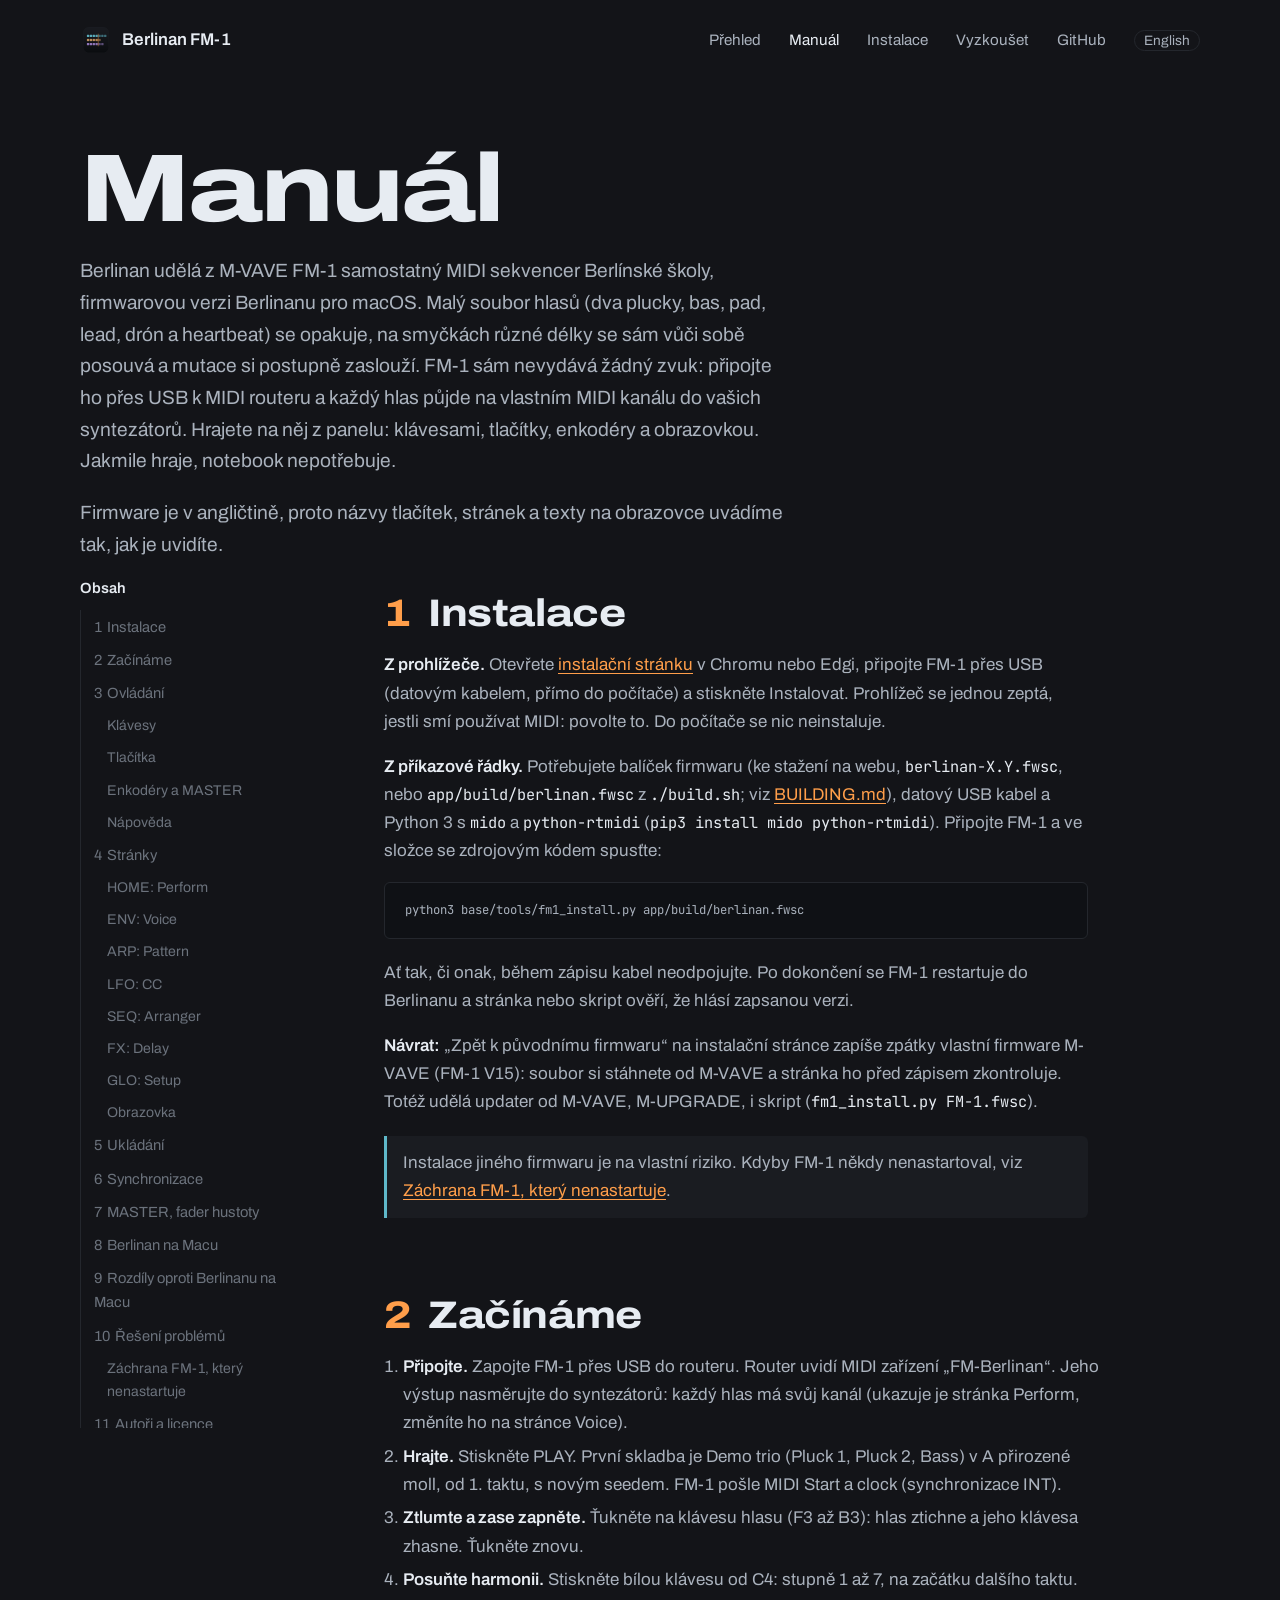
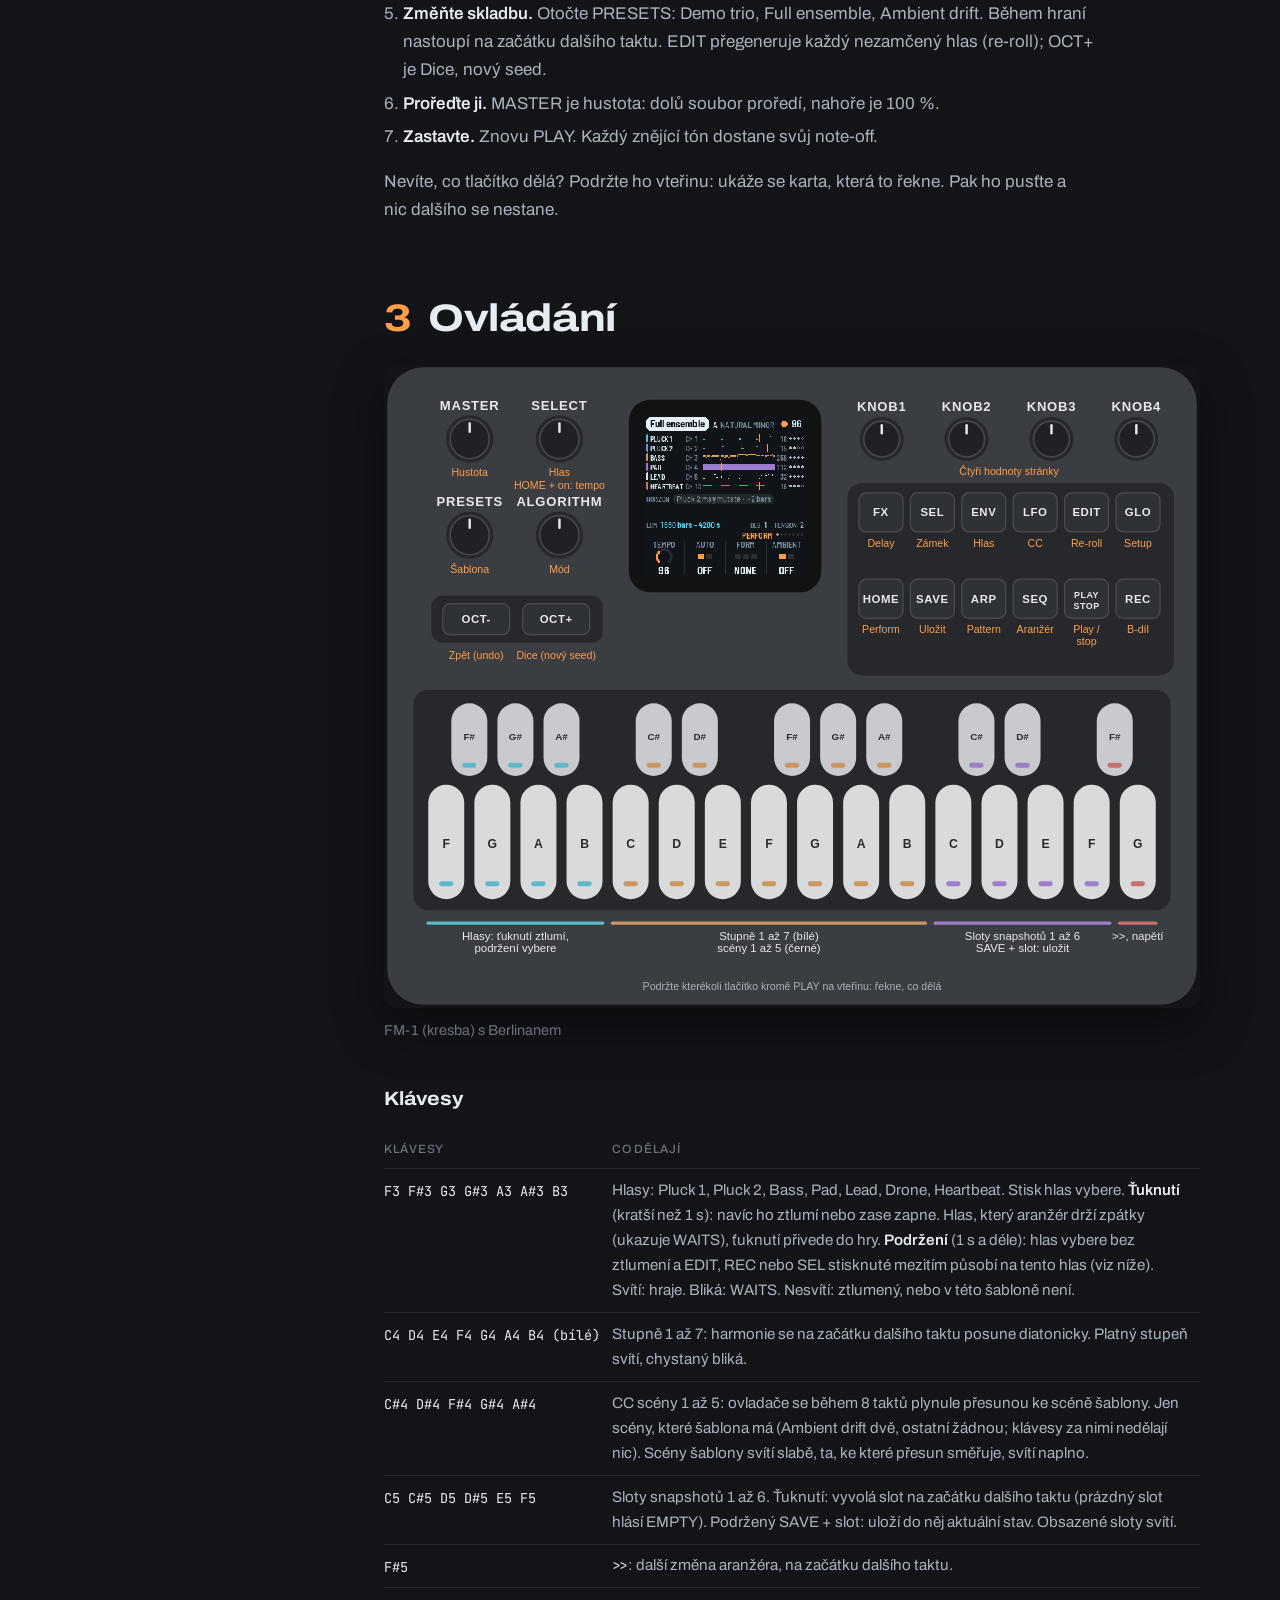
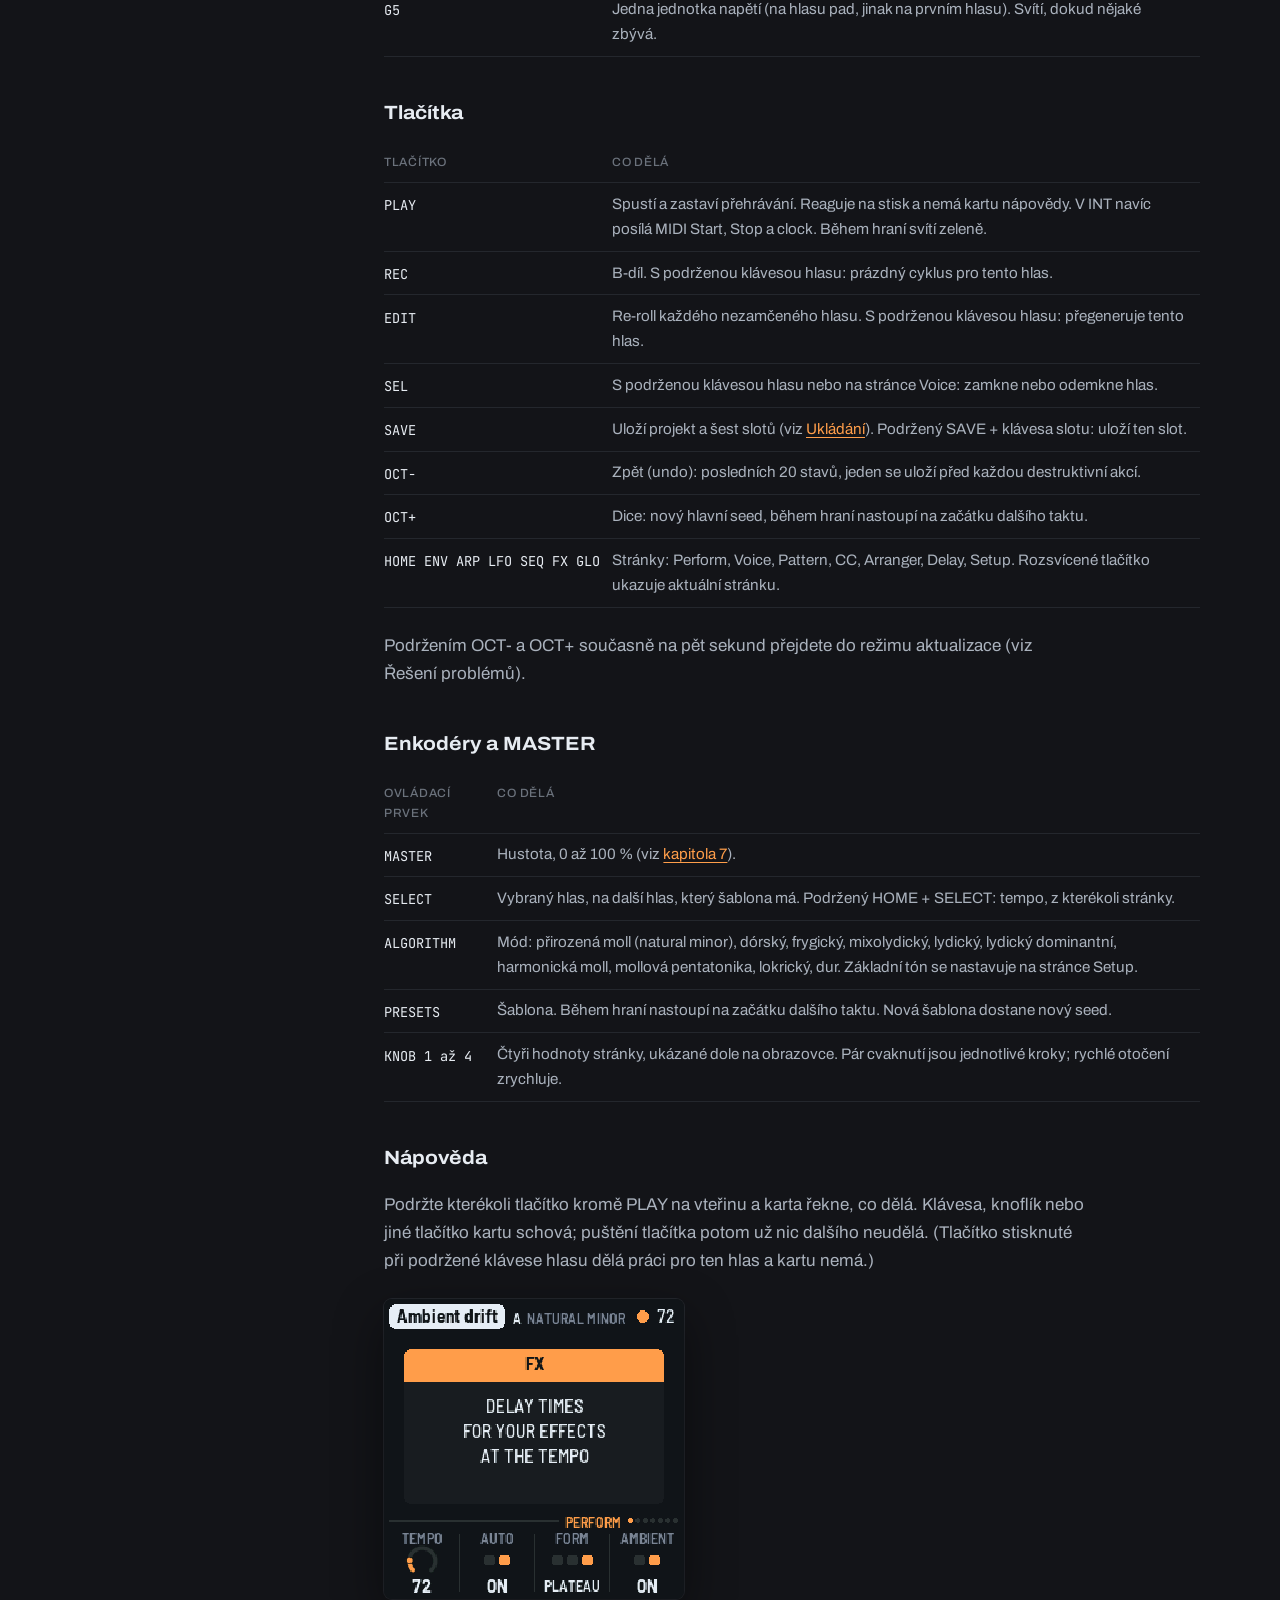
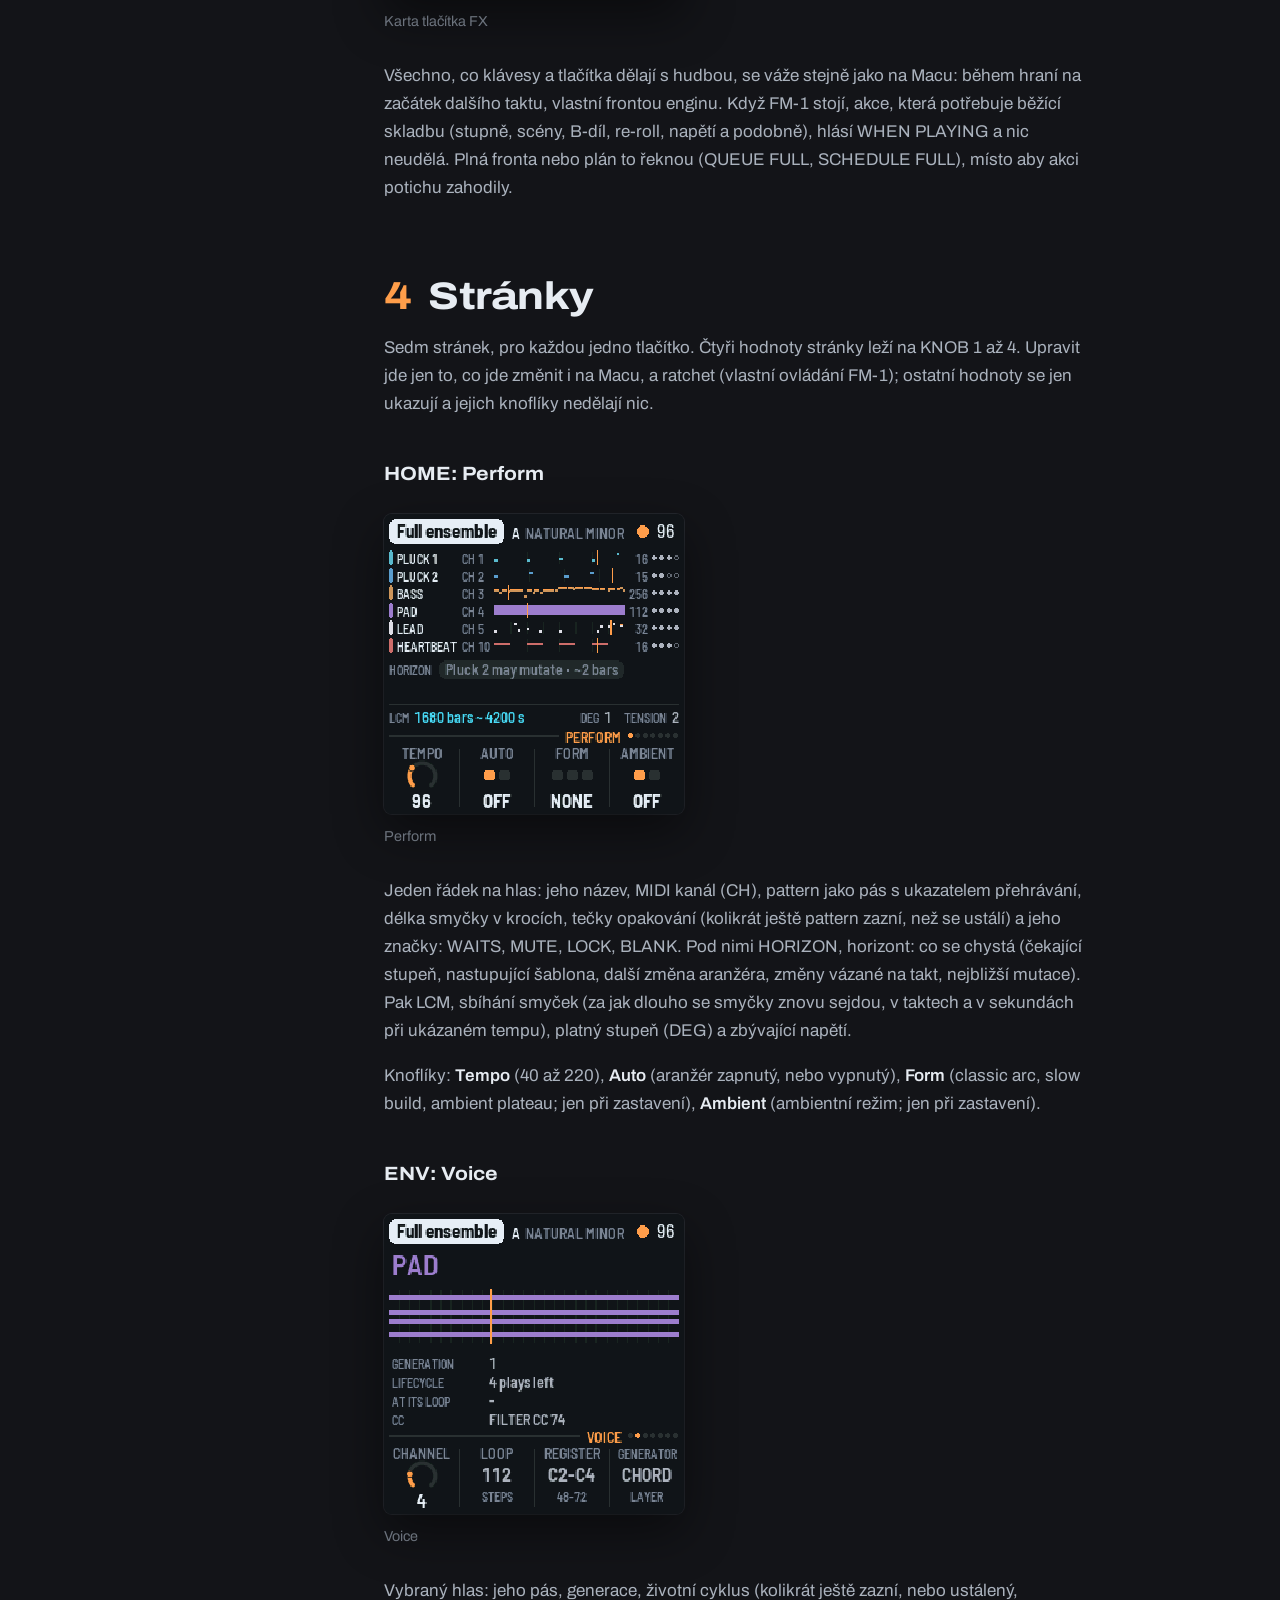
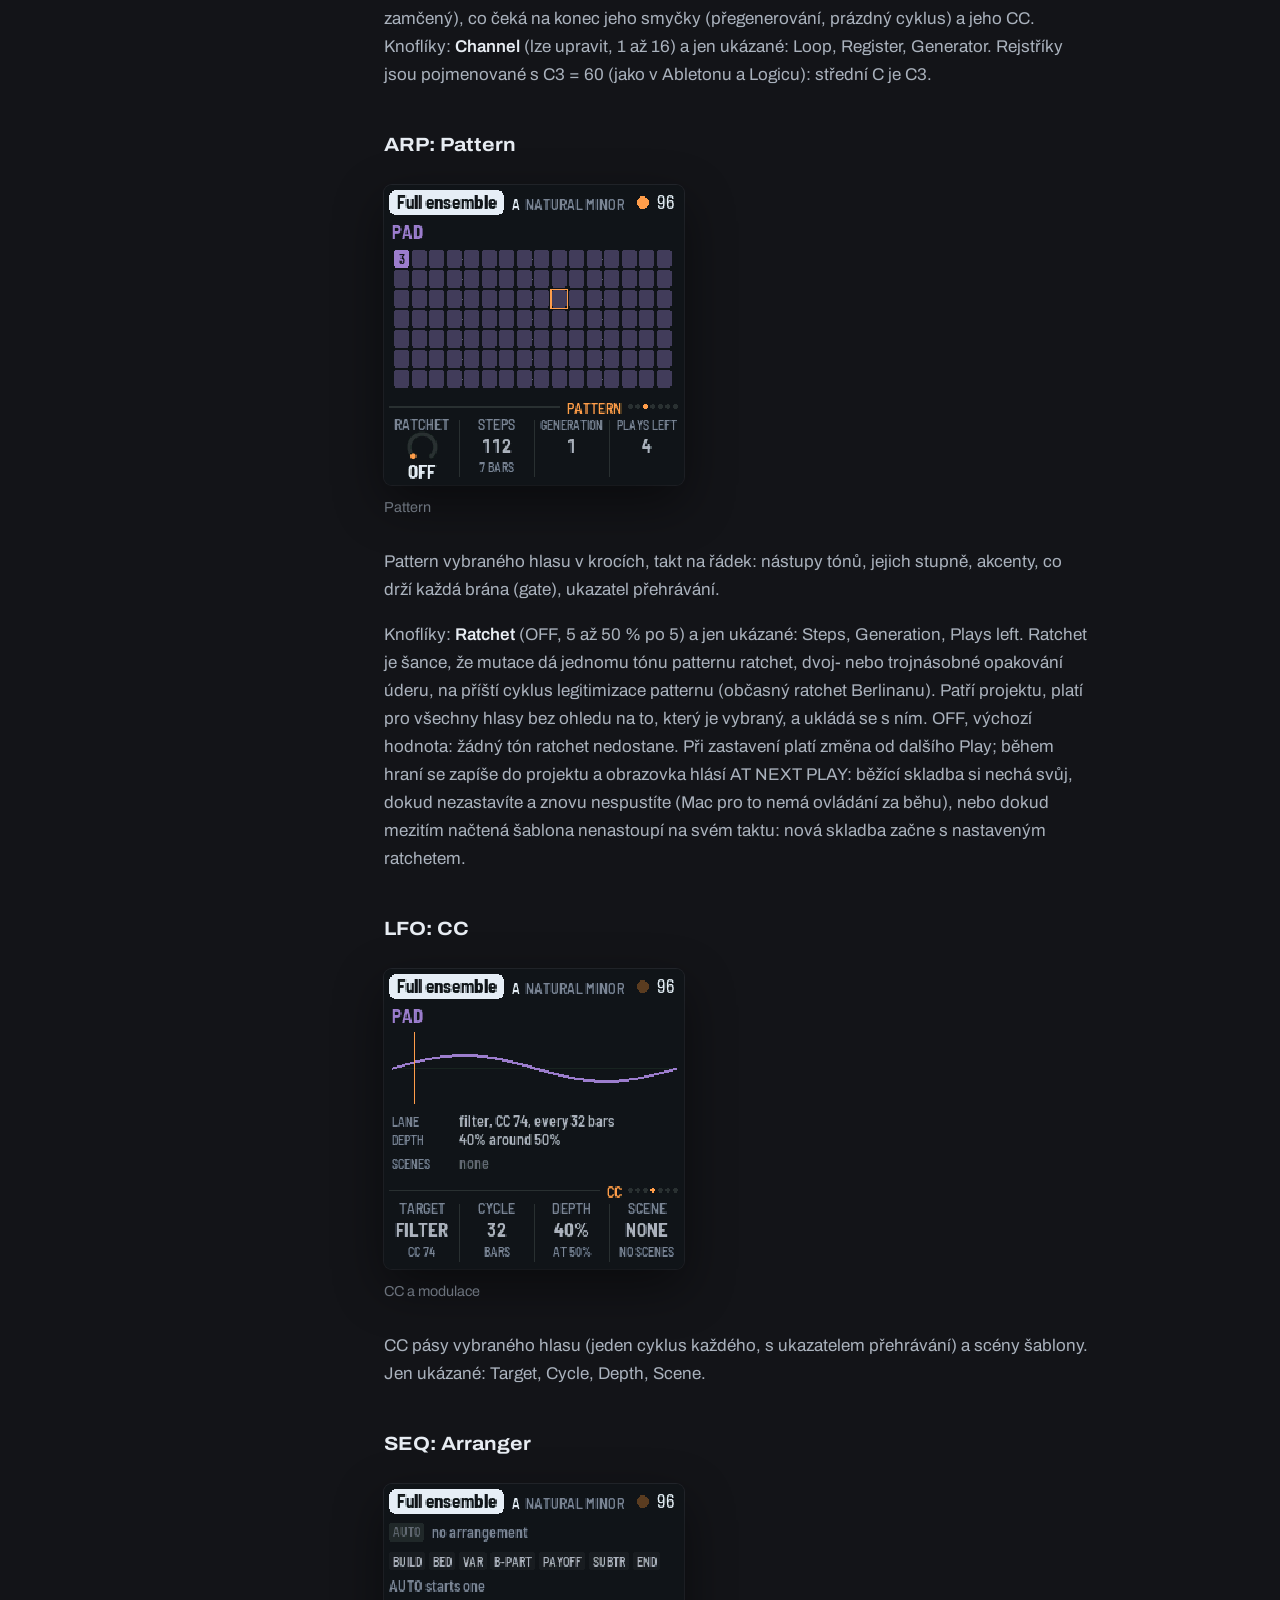
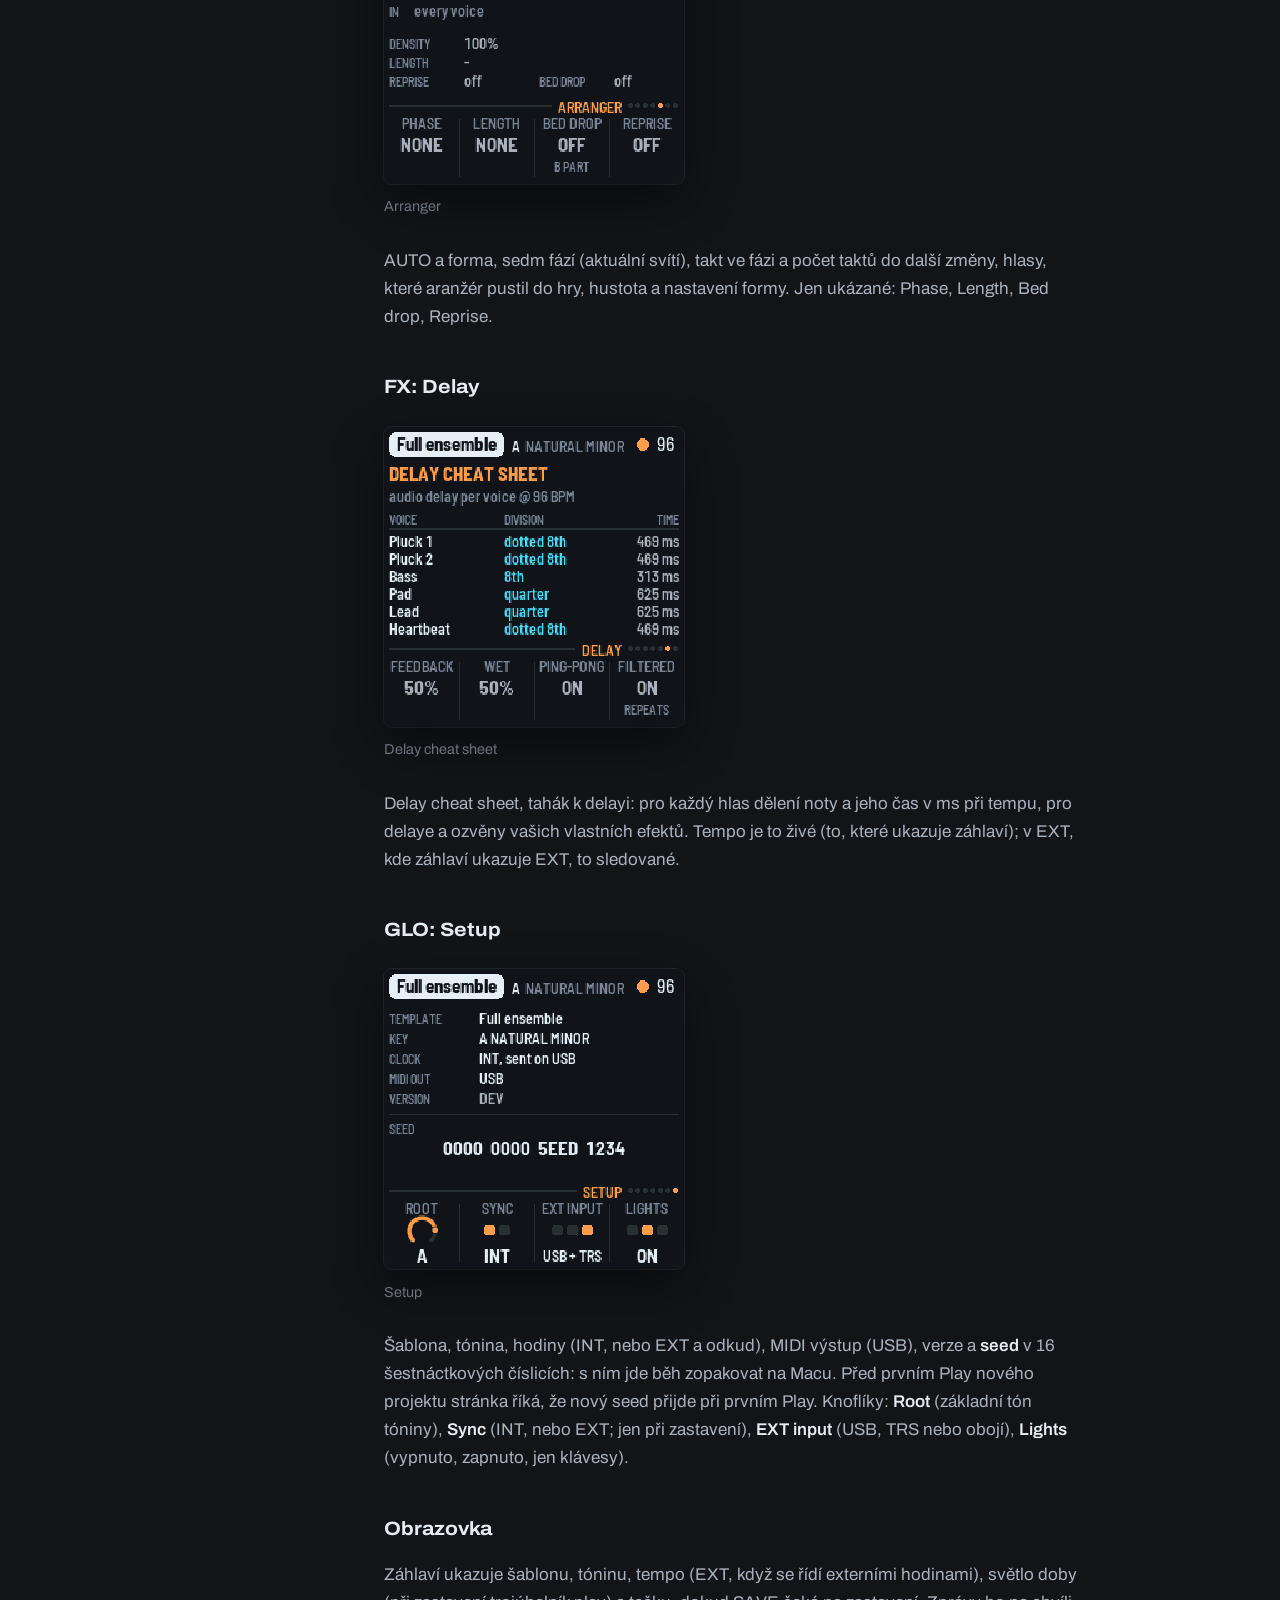
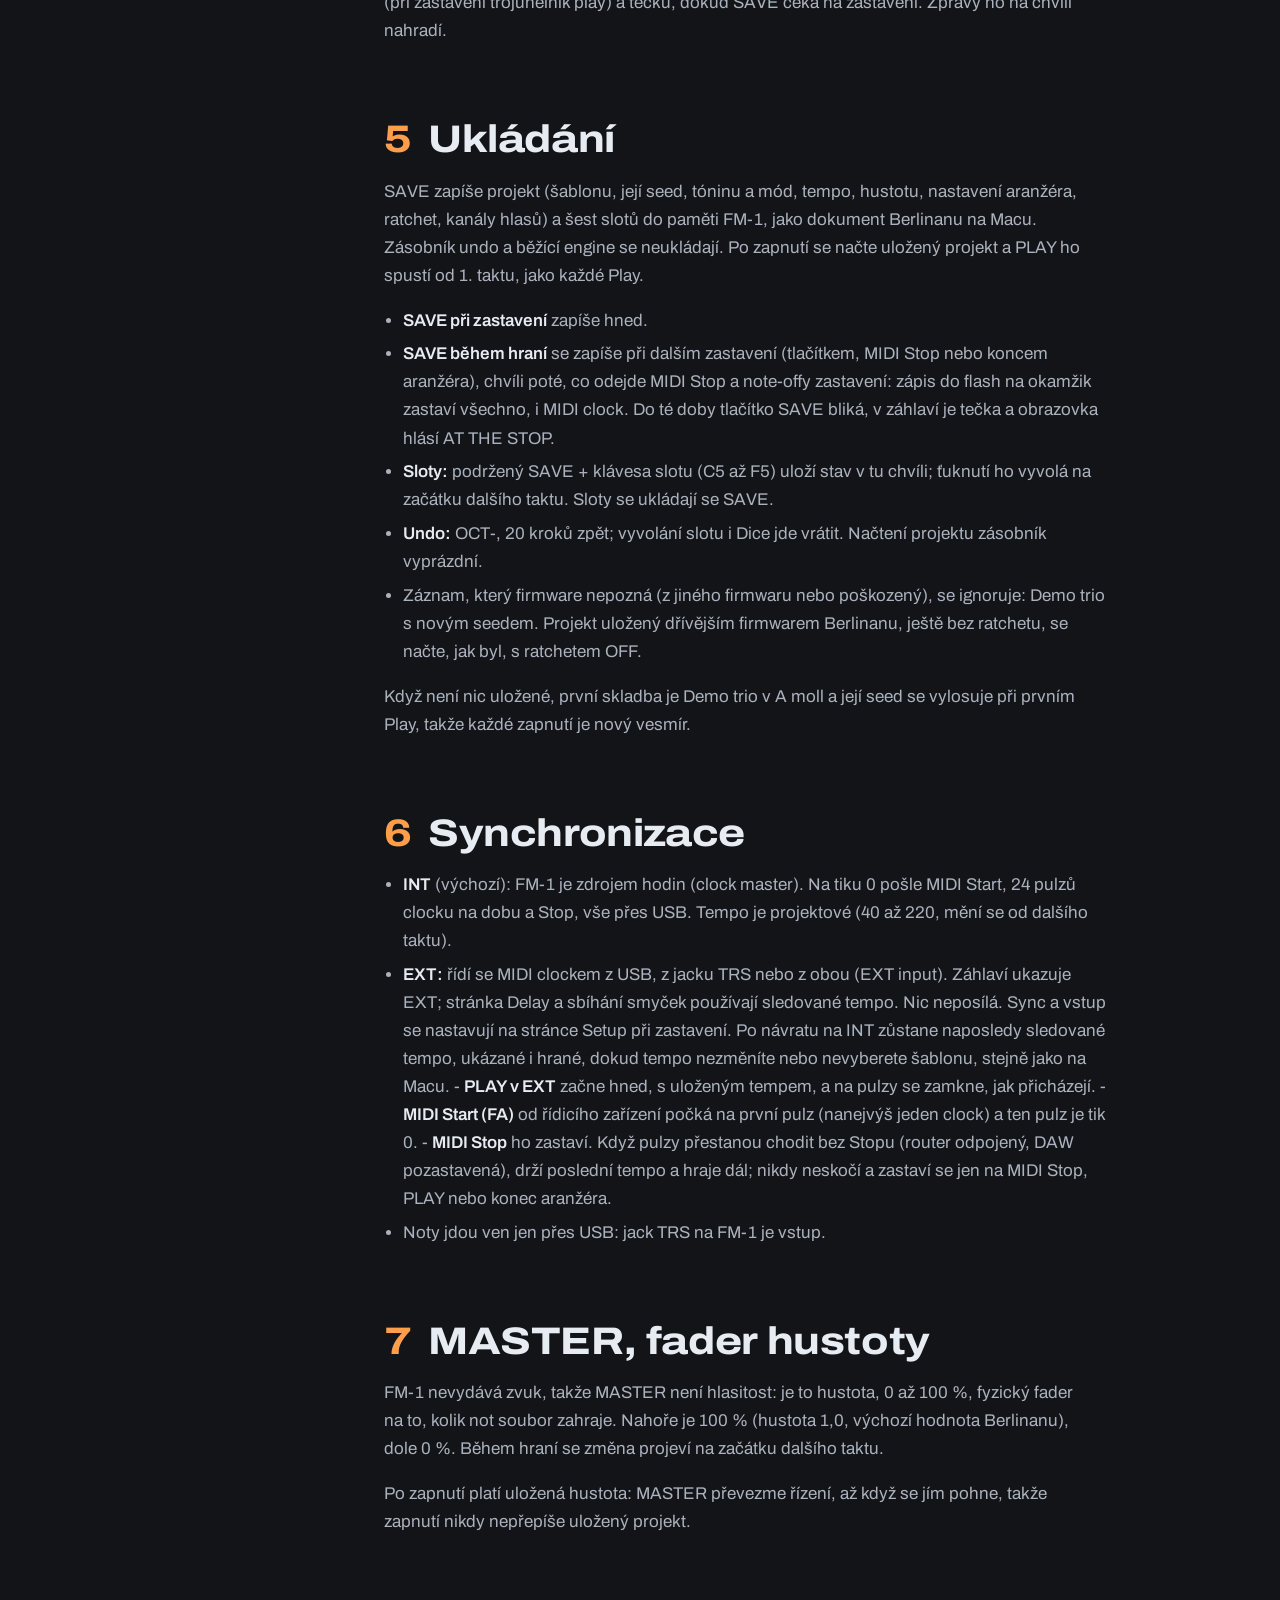
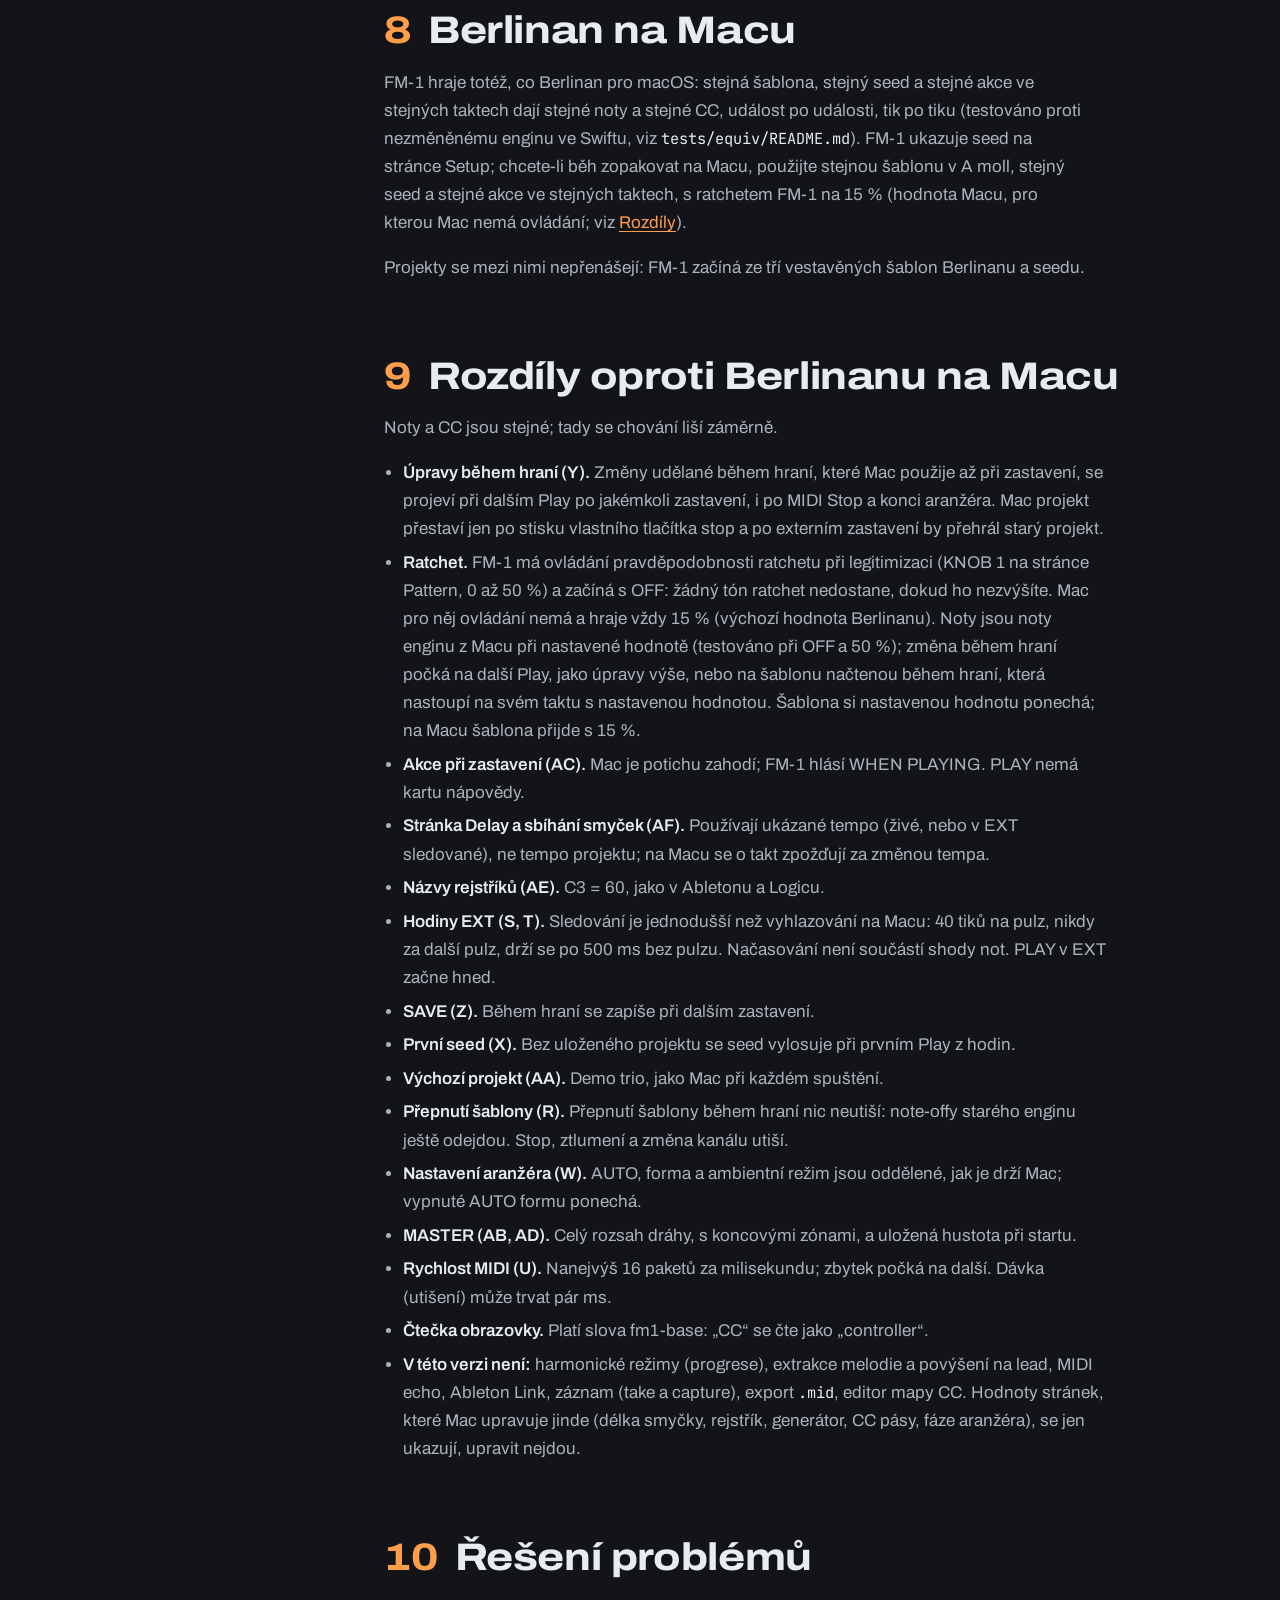
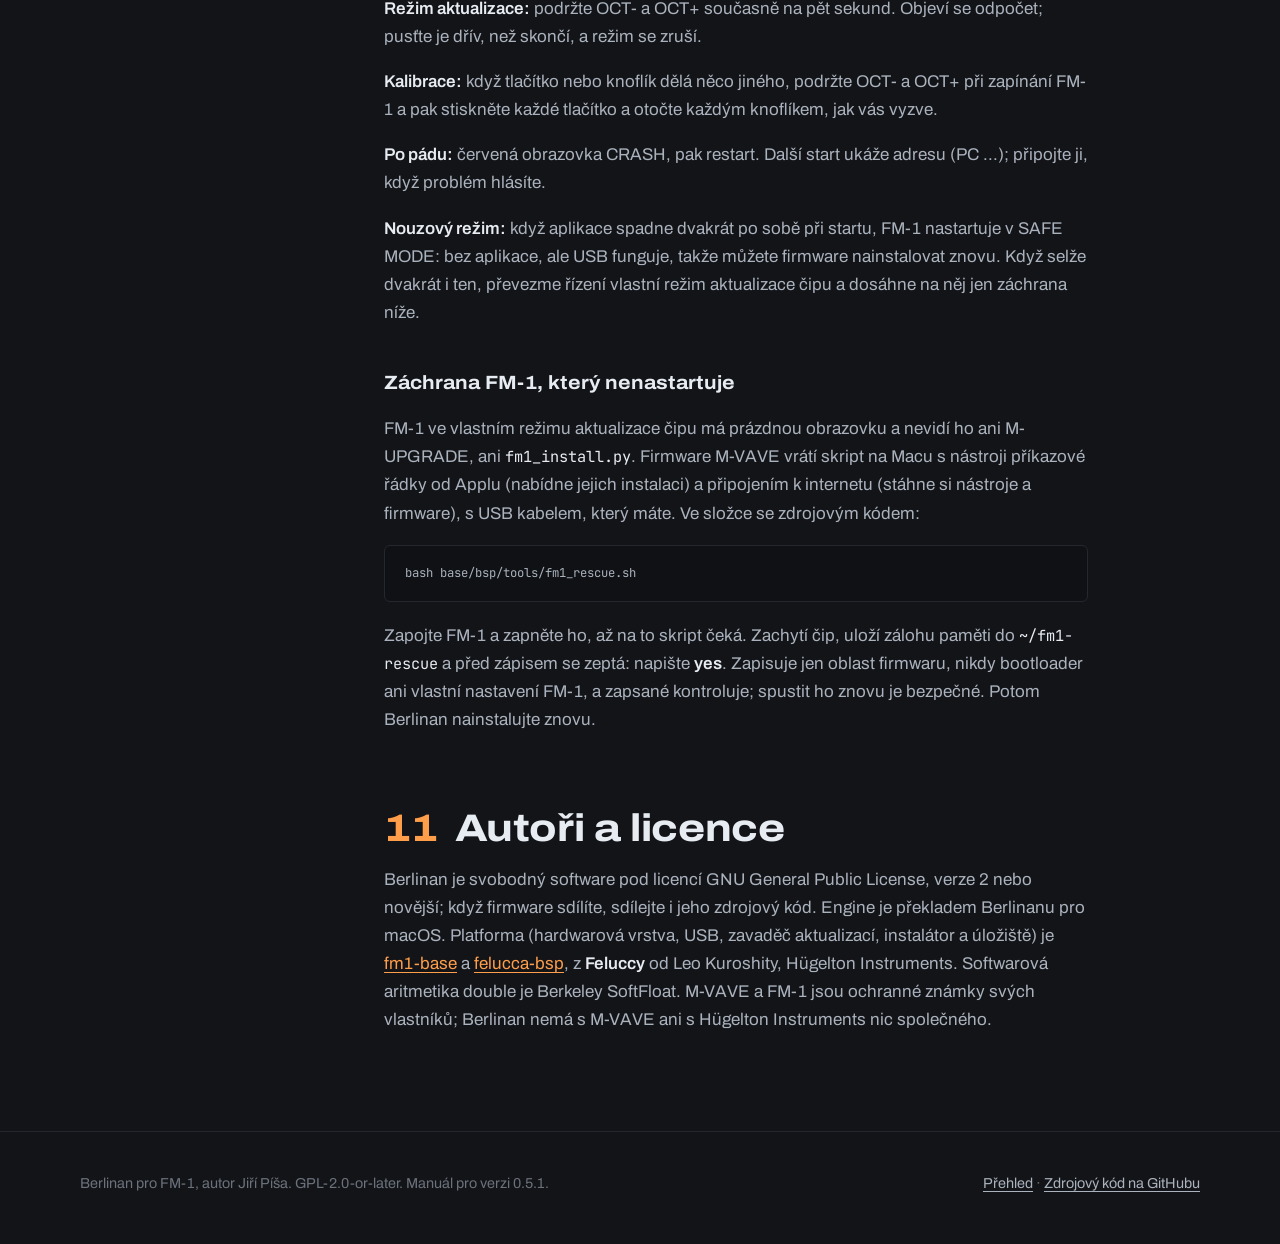
<file: cs/manual/index.html>
<!doctype html>
<!-- made by tools/site_pages.py from docs/MANUAL.cs.md: edit that, not this -->
<html lang="cs">
<head>
<meta charset="utf-8">
<meta name="viewport" content="width=device-width, initial-scale=1">
<title>Manuál · Berlinan pro FM-1</title>
<meta name="description" content="Manuál Berlinanu pro M-VAVE FM-1: instalace, ovládání, sedm stránek, ukládání, synchronizace a čím se liší od Berlinanu pro macOS.">
<meta name="theme-color" content="#131418">
<link rel="alternate" hreflang="en" href="https://jiripisa.github.io/fm1-berlinan/manual/">
<link rel="alternate" hreflang="cs" href="https://jiripisa.github.io/fm1-berlinan/cs/manual/">
<link rel="alternate" hreflang="x-default" href="https://jiripisa.github.io/fm1-berlinan/manual/">
<link rel="icon" href="../../assets/icon.png">
<link rel="preconnect" href="https://fonts.googleapis.com">
<link rel="preconnect" href="https://fonts.gstatic.com" crossorigin>
<link href="https://fonts.googleapis.com/css2?family=Archivo:wdth,wght@62..125,400..800&family=JetBrains+Mono:wght@400;500;700&display=swap" rel="stylesheet">
<link rel="stylesheet" href="../../assets/manual.css">
<link rel="stylesheet" href="../../assets/fm1.css">
</head>
<body>
<a class="skip" href="#content">Přeskočit na obsah</a>
<header class="wrap masthead">
  <a class="brand" href="../"><img src="../../assets/icon.png" alt="" width="32" height="32">Berlinan FM-1</a>
  <nav aria-label="Web">
    <a href="../">Přehled</a>
    <a href="./" aria-current="page">Manuál</a>
    <a href="../install/">Instalace</a>
    <a href="../../emu/">Vyzkoušet</a>
    <a href="https://github.com/jiripisa/fm1-berlinan">GitHub</a>
    <a class="lang" href="../../manual/" hreflang="en" lang="en">English</a>
  </nav>
</header>

<main id="content" tabindex="-1">
  <div class="wrap title">
    <h1>Manuál</h1>
    <p>Berlinan udělá z M-VAVE FM-1 samostatný MIDI sekvencer Berlínské školy, firmwarovou verzi Berlinanu pro macOS. Malý soubor hlasů (dva plucky, bas, pad, lead, drón a heartbeat) se opakuje, na smyčkách různé délky se sám vůči sobě posouvá a mutace si postupně zaslouží. FM-1 sám nevydává žádný zvuk: připojte ho přes USB k MIDI routeru a každý hlas půjde na vlastním MIDI kanálu do vašich syntezátorů. Hrajete na něj z panelu: klávesami, tlačítky, enkodéry a obrazovkou. Jakmile hraje, notebook nepotřebuje.</p>
<p>Firmware je v angličtině, proto názvy tlačítek, stránek a texty na obrazovce uvádíme tak, jak je uvidíte.</p>
  </div>

  <div class="wrap layout">
    <nav class="toc" aria-label="Obsah">
      <p>Obsah</p>
      <ol>
        <li><a href="#s1"><span class="num">1</span>Instalace</a></li>
<li><a href="#s2"><span class="num">2</span>Začínáme</a></li>
<li><a href="#s3"><span class="num">3</span>Ovládání</a><ol><li><a href="#kl-vesy">Klávesy</a></li><li><a href="#tla-tka">Tlačítka</a></li><li><a href="#enkod-ry-a-master">Enkodéry a MASTER</a></li><li><a href="#n-pov-da">Nápověda</a></li></ol></li>
<li><a href="#s4"><span class="num">4</span>Stránky</a><ol><li><a href="#home-perform">HOME: Perform</a></li><li><a href="#env-voice">ENV: Voice</a></li><li><a href="#arp-pattern">ARP: Pattern</a></li><li><a href="#lfo-cc">LFO: CC</a></li><li><a href="#seq-arranger">SEQ: Arranger</a></li><li><a href="#fx-delay">FX: Delay</a></li><li><a href="#glo-setup">GLO: Setup</a></li><li><a href="#obrazovka">Obrazovka</a></li></ol></li>
<li><a href="#s5"><span class="num">5</span>Ukládání</a></li>
<li><a href="#s6"><span class="num">6</span>Synchronizace</a></li>
<li><a href="#s7"><span class="num">7</span>MASTER, fader hustoty</a></li>
<li><a href="#s8"><span class="num">8</span>Berlinan na Macu</a></li>
<li><a href="#s9"><span class="num">9</span>Rozdíly oproti Berlinanu na Macu</a></li>
<li><a href="#s10"><span class="num">10</span>Řešení problémů</a><ol><li><a href="#z-chrana-fm-1-kter-nenastartuje">Záchrana FM-1, který nenastartuje</a></li></ol></li>
<li><a href="#s11"><span class="num">11</span>Autoři a licence</a></li>
      </ol>
    </nav>

    <article>
<section aria-labelledby="s1">
<h2 id="s1"><span class="num">1</span>Instalace</h2>
<p><strong>Z prohlížeče.</strong> Otevřete <a href="https://jiripisa.github.io/fm1-berlinan/cs/install/">instalační stránku</a> v Chromu nebo Edgi, připojte FM-1 přes USB (datovým kabelem, přímo do počítače) a stiskněte Instalovat. Prohlížeč se jednou zeptá, jestli smí používat MIDI: povolte to. Do počítače se nic neinstaluje.</p>
<p><strong>Z příkazové řádky.</strong> Potřebujete balíček firmwaru (ke stažení na webu, <code>berlinan-X.Y.fwsc</code>, nebo <code>app/build/berlinan.fwsc</code> z <code>./build.sh</code>; viz <a href="https://github.com/jiripisa/fm1-berlinan/blob/main/BUILDING.md">BUILDING.md</a>), datový USB kabel a Python 3 s <code>mido</code> a <code>python-rtmidi</code> (<code>pip3 install mido python-rtmidi</code>). Připojte FM-1 a ve složce se zdrojovým kódem spusťte:</p>
<pre tabindex="0" role="region" aria-label="Příkaz: Instalace"><code>python3 base/tools/fm1_install.py app/build/berlinan.fwsc</code></pre>
<p>Ať tak, či onak, během zápisu kabel neodpojujte. Po dokončení se FM-1 restartuje do Berlinanu a stránka nebo skript ověří, že hlásí zapsanou verzi.</p>
<p><strong>Návrat:</strong> „Zpět k původnímu firmwaru“ na instalační stránce zapíše zpátky vlastní firmware M-VAVE (FM-1 V15): soubor si stáhnete od M-VAVE a stránka ho před zápisem zkontroluje. Totéž udělá updater od M-VAVE, M-UPGRADE, i skript (<code>fm1_install.py FM-1.fwsc</code>).</p>
<div class="callout"><p>Instalace jiného firmwaru je na vlastní riziko. Kdyby FM-1 někdy nenastartoval, viz <a href="#z-chrana-fm-1-kter-nenastartuje">Záchrana FM-1, který nenastartuje</a>.</p></div>
</section>
<section aria-labelledby="s2">
<h2 id="s2"><span class="num">2</span>Začínáme</h2>
<ol><li><strong>Připojte.</strong> Zapojte FM-1 přes USB do routeru. Router uvidí MIDI zařízení „FM-Berlinan“. Jeho výstup nasměrujte do syntezátorů: každý hlas má svůj kanál (ukazuje je stránka Perform, změníte ho na stránce Voice).</li><li><strong>Hrajte.</strong> Stiskněte PLAY. První skladba je Demo trio (Pluck 1, Pluck 2, Bass) v A přirozené moll, od 1. taktu, s novým seedem. FM-1 pošle MIDI Start a clock (synchronizace INT).</li><li><strong>Ztlumte a zase zapněte.</strong> Ťukněte na klávesu hlasu (F3 až B3): hlas ztichne a jeho klávesa zhasne. Ťukněte znovu.</li><li><strong>Posuňte harmonii.</strong> Stiskněte bílou klávesu od C4: stupně 1 až 7, na začátku dalšího taktu.</li><li><strong>Změňte skladbu.</strong> Otočte PRESETS: Demo trio, Full ensemble, Ambient drift. Během hraní nastoupí na začátku dalšího taktu. EDIT přegeneruje každý nezamčený hlas (re-roll); OCT+ je Dice, nový seed.</li><li><strong>Prořeďte ji.</strong> MASTER je hustota: dolů soubor proředí, nahoře je 100 %.</li><li><strong>Zastavte.</strong> Znovu PLAY. Každý znějící tón dostane svůj note-off.</li></ol>
<p>Nevíte, co tlačítko dělá? Podržte ho vteřinu: ukáže se karta, která to řekne. Pak ho pusťte a nic dalšího se nestane.</p>
</section>
<section aria-labelledby="s3">
<h2 id="s3"><span class="num">3</span>Ovládání</h2>
<div class="figs"><figure class="wide"><img src="../../img/fm1-panel.cs.svg" alt="Kresba FM-1 s Berlinanem, u každého ovládacího prvku, co dělá: tabulky níže říkají totéž slovy" loading="lazy"><figcaption>FM-1 (kresba) s Berlinanem</figcaption></figure></div>
<h3 id="kl-vesy">Klávesy</h3>
<div class="table" tabindex="0" role="region" aria-label="Tabulka: Klávesy (Klávesy, Co dělají)"><table><thead><tr><th>Klávesy</th><th>Co dělají</th></tr></thead><tbody><tr><td>F3 F#3 G3 G#3 A3 A#3 B3</td><td>Hlasy: Pluck 1, Pluck 2, Bass, Pad, Lead, Drone, Heartbeat. Stisk hlas vybere. <strong>Ťuknutí</strong> (kratší než 1 s): navíc ho ztlumí nebo zase zapne. Hlas, který aranžér drží zpátky (ukazuje WAITS), ťuknutí přivede do hry. <strong>Podržení</strong> (1 s a déle): hlas vybere bez ztlumení a EDIT, REC nebo SEL stisknuté mezitím působí na tento hlas (viz níže). Svítí: hraje. Bliká: WAITS. Nesvítí: ztlumený, nebo v této šabloně není.</td></tr><tr><td>C4 D4 E4 F4 G4 A4 B4 (bílé)</td><td>Stupně 1 až 7: harmonie se na začátku dalšího taktu posune diatonicky. Platný stupeň svítí, chystaný bliká.</td></tr><tr><td>C#4 D#4 F#4 G#4 A#4</td><td>CC scény 1 až 5: ovladače se během 8 taktů plynule přesunou ke scéně šablony. Jen scény, které šablona má (Ambient drift dvě, ostatní žádnou; klávesy za nimi nedělají nic). Scény šablony svítí slabě, ta, ke které přesun směřuje, svítí naplno.</td></tr><tr><td>C5 C#5 D5 D#5 E5 F5</td><td>Sloty snapshotů 1 až 6. Ťuknutí: vyvolá slot na začátku dalšího taktu (prázdný slot hlásí EMPTY). Podržený SAVE + slot: uloží do něj aktuální stav. Obsazené sloty svítí.</td></tr><tr><td>F#5</td><td><code>&gt;&gt;</code>: další změna aranžéra, na začátku dalšího taktu.</td></tr><tr><td>G5</td><td>Jedna jednotka napětí (na hlasu pad, jinak na prvním hlasu). Svítí, dokud nějaké zbývá.</td></tr></tbody></table></div>
<h3 id="tla-tka">Tlačítka</h3>
<div class="table" tabindex="0" role="region" aria-label="Tabulka: Tlačítka (Tlačítko, Co dělá)"><table><thead><tr><th>Tlačítko</th><th>Co dělá</th></tr></thead><tbody><tr><td>PLAY</td><td>Spustí a zastaví přehrávání. Reaguje na stisk a nemá kartu nápovědy. V INT navíc posílá MIDI Start, Stop a clock. Během hraní svítí zeleně.</td></tr><tr><td>REC</td><td>B-díl. S podrženou klávesou hlasu: prázdný cyklus pro tento hlas.</td></tr><tr><td>EDIT</td><td>Re-roll každého nezamčeného hlasu. S podrženou klávesou hlasu: přegeneruje tento hlas.</td></tr><tr><td>SEL</td><td>S podrženou klávesou hlasu nebo na stránce Voice: zamkne nebo odemkne hlas.</td></tr><tr><td>SAVE</td><td>Uloží projekt a šest slotů (viz <a href="#s5">Ukládání</a>). Podržený SAVE + klávesa slotu: uloží ten slot.</td></tr><tr><td>OCT-</td><td>Zpět (undo): posledních 20 stavů, jeden se uloží před každou destruktivní akcí.</td></tr><tr><td>OCT+</td><td>Dice: nový hlavní seed, během hraní nastoupí na začátku dalšího taktu.</td></tr><tr><td>HOME ENV ARP LFO SEQ FX GLO</td><td>Stránky: Perform, Voice, Pattern, CC, Arranger, Delay, Setup. Rozsvícené tlačítko ukazuje aktuální stránku.</td></tr></tbody></table></div>
<p>Podržením OCT- a OCT+ současně na pět sekund přejdete do režimu aktualizace (viz Řešení problémů).</p>
<h3 id="enkod-ry-a-master">Enkodéry a MASTER</h3>
<div class="table" tabindex="0" role="region" aria-label="Tabulka: Enkodéry a MASTER (Ovládací prvek, Co dělá)"><table><thead><tr><th>Ovládací prvek</th><th>Co dělá</th></tr></thead><tbody><tr><td>MASTER</td><td>Hustota, 0 až 100 % (viz <a href="#s7">kapitola 7</a>).</td></tr><tr><td>SELECT</td><td>Vybraný hlas, na další hlas, který šablona má. Podržený HOME + SELECT: tempo, z kterékoli stránky.</td></tr><tr><td>ALGORITHM</td><td>Mód: přirozená moll (natural minor), dórský, frygický, mixolydický, lydický, lydický dominantní, harmonická moll, mollová pentatonika, lokrický, dur. Základní tón se nastavuje na stránce Setup.</td></tr><tr><td>PRESETS</td><td>Šablona. Během hraní nastoupí na začátku dalšího taktu. Nová šablona dostane nový seed.</td></tr><tr><td>KNOB 1 až 4</td><td>Čtyři hodnoty stránky, ukázané dole na obrazovce. Pár cvaknutí jsou jednotlivé kroky; rychlé otočení zrychluje.</td></tr></tbody></table></div>
<h3 id="n-pov-da">Nápověda</h3>
<p>Podržte kterékoli tlačítko kromě PLAY na vteřinu a karta řekne, co dělá. Klávesa, knoflík nebo jiné tlačítko kartu schová; puštění tlačítka potom už nic dalšího neudělá. (Tlačítko stisknuté při podržené klávese hlasu dělá práci pro ten hlas a kartu nemá.)</p>
<div class="figs"><figure class="shot"><img src="../../img/screen-help.png" alt="Karta tlačítka FX nad stránkou Perform: DELAY TIMES FOR YOUR EFFECTS AT THE TEMPO" loading="lazy"><figcaption>Karta tlačítka FX</figcaption></figure></div>
<p>Všechno, co klávesy a tlačítka dělají s hudbou, se váže stejně jako na Macu: během hraní na začátek dalšího taktu, vlastní frontou enginu. Když FM-1 stojí, akce, která potřebuje běžící skladbu (stupně, scény, B-díl, re-roll, napětí a podobně), hlásí WHEN PLAYING a nic neudělá. Plná fronta nebo plán to řeknou (QUEUE FULL, SCHEDULE FULL), místo aby akci potichu zahodily.</p>
</section>
<section aria-labelledby="s4">
<h2 id="s4"><span class="num">4</span>Stránky</h2>
<p>Sedm stránek, pro každou jedno tlačítko. Čtyři hodnoty stránky leží na KNOB 1 až 4. Upravit jde jen to, co jde změnit i na Macu, a ratchet (vlastní ovládání FM-1); ostatní hodnoty se jen ukazují a jejich knoflíky nedělají nic.</p>
<h3 id="home-perform">HOME: Perform</h3>
<div class="figs"><figure class="shot"><img src="../../img/screen-perform.png" alt="Stránka Perform: řádky hlasů, horizont, sbíhání smyček" loading="lazy"><figcaption>Perform</figcaption></figure></div>
<p>Jeden řádek na hlas: jeho název, MIDI kanál (CH), pattern jako pás s ukazatelem přehrávání, délka smyčky v krocích, tečky opakování (kolikrát ještě pattern zazní, než se ustálí) a jeho značky: WAITS, MUTE, LOCK, BLANK. Pod nimi HORIZON, horizont: co se chystá (čekající stupeň, nastupující šablona, další změna aranžéra, změny vázané na takt, nejbližší mutace). Pak LCM, sbíhání smyček (za jak dlouho se smyčky znovu sejdou, v taktech a v sekundách při ukázaném tempu), platný stupeň (DEG) a zbývající napětí.</p>
<p>Knoflíky: <strong>Tempo</strong> (40 až 220), <strong>Auto</strong> (aranžér zapnutý, nebo vypnutý), <strong>Form</strong> (classic arc, slow build, ambient plateau; jen při zastavení), <strong>Ambient</strong> (ambientní režim; jen při zastavení).</p>
<h3 id="env-voice">ENV: Voice</h3>
<div class="figs"><figure class="shot"><img src="../../img/screen-voice.png" alt="Stránka Voice" loading="lazy"><figcaption>Voice</figcaption></figure></div>
<p>Vybraný hlas: jeho pás, generace, životní cyklus (kolikrát ještě zazní, nebo ustálený, zamčený), co čeká na konec jeho smyčky (přegenerování, prázdný cyklus) a jeho CC. Knoflíky: <strong>Channel</strong> (lze upravit, 1 až 16) a jen ukázané: Loop, Register, Generator. Rejstříky jsou pojmenované s C3 = 60 (jako v Abletonu a Logicu): střední C je C3.</p>
<h3 id="arp-pattern">ARP: Pattern</h3>
<div class="figs"><figure class="shot"><img src="../../img/screen-pattern.png" alt="Stránka Pattern" loading="lazy"><figcaption>Pattern</figcaption></figure></div>
<p>Pattern vybraného hlasu v krocích, takt na řádek: nástupy tónů, jejich stupně, akcenty, co drží každá brána (gate), ukazatel přehrávání.</p>
<p>Knoflíky: <strong>Ratchet</strong> (OFF, 5 až 50 % po 5) a jen ukázané: Steps, Generation, Plays left. Ratchet je šance, že mutace dá jednomu tónu patternu ratchet, dvoj- nebo trojnásobné opakování úderu, na příští cyklus legitimizace patternu (občasný ratchet Berlinanu). Patří projektu, platí pro všechny hlasy bez ohledu na to, který je vybraný, a ukládá se s ním. OFF, výchozí hodnota: žádný tón ratchet nedostane. Při zastavení platí změna od dalšího Play; během hraní se zapíše do projektu a obrazovka hlásí AT NEXT PLAY: běžící skladba si nechá svůj, dokud nezastavíte a znovu nespustíte (Mac pro to nemá ovládání za běhu), nebo dokud mezitím načtená šablona nenastoupí na svém taktu: nová skladba začne s nastaveným ratchetem.</p>
<h3 id="lfo-cc">LFO: CC</h3>
<div class="figs"><figure class="shot"><img src="../../img/screen-cc.png" alt="Stránka CC" loading="lazy"><figcaption>CC a modulace</figcaption></figure></div>
<p>CC pásy vybraného hlasu (jeden cyklus každého, s ukazatelem přehrávání) a scény šablony. Jen ukázané: Target, Cycle, Depth, Scene.</p>
<h3 id="seq-arranger">SEQ: Arranger</h3>
<div class="figs"><figure class="shot"><img src="../../img/screen-arranger.png" alt="Stránka Arranger" loading="lazy"><figcaption>Arranger</figcaption></figure></div>
<p>AUTO a forma, sedm fází (aktuální svítí), takt ve fázi a počet taktů do další změny, hlasy, které aranžér pustil do hry, hustota a nastavení formy. Jen ukázané: Phase, Length, Bed drop, Reprise.</p>
<h3 id="fx-delay">FX: Delay</h3>
<div class="figs"><figure class="shot"><img src="../../img/screen-delay.png" alt="Stránka Delay" loading="lazy"><figcaption>Delay cheat sheet</figcaption></figure></div>
<p>Delay cheat sheet, tahák k delayi: pro každý hlas dělení noty a jeho čas v ms při tempu, pro delaye a ozvěny vašich vlastních efektů. Tempo je to živé (to, které ukazuje záhlaví); v EXT, kde záhlaví ukazuje EXT, to sledované.</p>
<h3 id="glo-setup">GLO: Setup</h3>
<div class="figs"><figure class="shot"><img src="../../img/screen-setup.png" alt="Stránka Setup" loading="lazy"><figcaption>Setup</figcaption></figure></div>
<p>Šablona, tónina, hodiny (INT, nebo EXT a odkud), MIDI výstup (USB), verze a <strong>seed</strong> v 16 šestnáctkových číslicích: s ním jde běh zopakovat na Macu. Před prvním Play nového projektu stránka říká, že nový seed přijde při prvním Play. Knoflíky: <strong>Root</strong> (základní tón tóniny), <strong>Sync</strong> (INT, nebo EXT; jen při zastavení), <strong>EXT input</strong> (USB, TRS nebo obojí), <strong>Lights</strong> (vypnuto, zapnuto, jen klávesy).</p>
<h3 id="obrazovka">Obrazovka</h3>
<p>Záhlaví ukazuje šablonu, tóninu, tempo (EXT, když se řídí externími hodinami), světlo doby (při zastavení trojúhelník play) a tečku, dokud SAVE čeká na zastavení. Zprávy ho na chvíli nahradí.</p>
</section>
<section aria-labelledby="s5">
<h2 id="s5"><span class="num">5</span>Ukládání</h2>
<p>SAVE zapíše projekt (šablonu, její seed, tóninu a mód, tempo, hustotu, nastavení aranžéra, ratchet, kanály hlasů) a šest slotů do paměti FM-1, jako dokument Berlinanu na Macu. Zásobník undo a běžící engine se neukládají. Po zapnutí se načte uložený projekt a PLAY ho spustí od 1. taktu, jako každé Play.</p>
<ul><li><strong>SAVE při zastavení</strong> zapíše hned.</li><li><strong>SAVE během hraní</strong> se zapíše při dalším zastavení (tlačítkem, MIDI Stop nebo koncem aranžéra), chvíli poté, co odejde MIDI Stop a note-offy zastavení: zápis do flash na okamžik zastaví všechno, i MIDI clock. Do té doby tlačítko SAVE bliká, v záhlaví je tečka a obrazovka hlásí AT THE STOP.</li><li><strong>Sloty:</strong> podržený SAVE + klávesa slotu (C5 až F5) uloží stav v tu chvíli; ťuknutí ho vyvolá na začátku dalšího taktu. Sloty se ukládají se SAVE.</li><li><strong>Undo:</strong> OCT-, 20 kroků zpět; vyvolání slotu i Dice jde vrátit. Načtení projektu zásobník vyprázdní.</li><li>Záznam, který firmware nepozná (z jiného firmwaru nebo poškozený), se ignoruje: Demo trio s novým seedem. Projekt uložený dřívějším firmwarem Berlinanu, ještě bez ratchetu, se načte, jak byl, s ratchetem OFF.</li></ul>
<p>Když není nic uložené, první skladba je Demo trio v A moll a její seed se vylosuje při prvním Play, takže každé zapnutí je nový vesmír.</p>
</section>
<section aria-labelledby="s6">
<h2 id="s6"><span class="num">6</span>Synchronizace</h2>
<ul><li><strong>INT</strong> (výchozí): FM-1 je zdrojem hodin (clock master). Na tiku 0 pošle MIDI Start, 24 pulzů clocku na dobu a Stop, vše přes USB. Tempo je projektové (40 až 220, mění se od dalšího taktu).</li><li><strong>EXT:</strong> řídí se MIDI clockem z USB, z jacku TRS nebo z obou (EXT input). Záhlaví ukazuje EXT; stránka Delay a sbíhání smyček používají sledované tempo. Nic neposílá. Sync a vstup se nastavují na stránce Setup při zastavení. Po návratu na INT zůstane naposledy sledované tempo, ukázané i hrané, dokud tempo nezměníte nebo nevyberete šablonu, stejně jako na Macu. - <strong>PLAY v EXT</strong> začne hned, s uloženým tempem, a na pulzy se zamkne, jak přicházejí. - <strong>MIDI Start (FA)</strong> od řídicího zařízení počká na první pulz (nanejvýš jeden clock) a ten pulz je tik 0. - <strong>MIDI Stop</strong> ho zastaví. Když pulzy přestanou chodit bez Stopu (router odpojený, DAW pozastavená), drží poslední tempo a hraje dál; nikdy neskočí a zastaví se jen na MIDI Stop, PLAY nebo konec aranžéra.</li><li>Noty jdou ven jen přes USB: jack TRS na FM-1 je vstup.</li></ul>
</section>
<section aria-labelledby="s7">
<h2 id="s7"><span class="num">7</span>MASTER, fader hustoty</h2>
<p>FM-1 nevydává zvuk, takže MASTER není hlasitost: je to hustota, 0 až 100 %, fyzický fader na to, kolik not soubor zahraje. Nahoře je 100 % (hustota 1,0, výchozí hodnota Berlinanu), dole 0 %. Během hraní se změna projeví na začátku dalšího taktu.</p>
<p>Po zapnutí platí uložená hustota: MASTER převezme řízení, až když se jím pohne, takže zapnutí nikdy nepřepíše uložený projekt.</p>
</section>
<section aria-labelledby="s8">
<h2 id="s8"><span class="num">8</span>Berlinan na Macu</h2>
<p>FM-1 hraje totéž, co Berlinan pro macOS: stejná šablona, stejný seed a stejné akce ve stejných taktech dají stejné noty a stejné CC, událost po události, tik po tiku (testováno proti nezměněnému enginu ve Swiftu, viz <code>tests/equiv/README.md</code>). FM-1 ukazuje seed na stránce Setup; chcete-li běh zopakovat na Macu, použijte stejnou šablonu v A moll, stejný seed a stejné akce ve stejných taktech, s ratchetem FM-1 na 15 % (hodnota Macu, pro kterou Mac nemá ovládání; viz <a href="#s9">Rozdíly</a>).</p>
<p>Projekty se mezi nimi nepřenášejí: FM-1 začíná ze tří vestavěných šablon Berlinanu a seedu.</p>
</section>
<section aria-labelledby="s9">
<h2 id="s9"><span class="num">9</span>Rozdíly oproti Berlinanu na Macu</h2>
<p>Noty a CC jsou stejné; tady se chování liší záměrně.</p>
<ul><li><strong>Úpravy během hraní (Y).</strong> Změny udělané během hraní, které Mac použije až při zastavení, se projeví při dalším Play po jakémkoli zastavení, i po MIDI Stop a konci aranžéra. Mac projekt přestaví jen po stisku vlastního tlačítka stop a po externím zastavení by přehrál starý projekt.</li><li><strong>Ratchet.</strong> FM-1 má ovládání pravděpodobnosti ratchetu při legitimizaci (KNOB 1 na stránce Pattern, 0 až 50 %) a začíná s OFF: žádný tón ratchet nedostane, dokud ho nezvýšíte. Mac pro něj ovládání nemá a hraje vždy 15 % (výchozí hodnota Berlinanu). Noty jsou noty enginu z Macu při nastavené hodnotě (testováno při OFF a 50 %); změna během hraní počká na další Play, jako úpravy výše, nebo na šablonu načtenou během hraní, která nastoupí na svém taktu s nastavenou hodnotou. Šablona si nastavenou hodnotu ponechá; na Macu šablona přijde s 15 %.</li><li><strong>Akce při zastavení (AC).</strong> Mac je potichu zahodí; FM-1 hlásí WHEN PLAYING. PLAY nemá kartu nápovědy.</li><li><strong>Stránka Delay a sbíhání smyček (AF).</strong> Používají ukázané tempo (živé, nebo v EXT sledované), ne tempo projektu; na Macu se o takt zpožďují za změnou tempa.</li><li><strong>Názvy rejstříků (AE).</strong> C3 = 60, jako v Abletonu a Logicu.</li><li><strong>Hodiny EXT (S, T).</strong> Sledování je jednodušší než vyhlazování na Macu: 40 tiků na pulz, nikdy za další pulz, drží se po 500 ms bez pulzu. Načasování není součástí shody not. PLAY v EXT začne hned.</li><li><strong>SAVE (Z).</strong> Během hraní se zapíše při dalším zastavení.</li><li><strong>První seed (X).</strong> Bez uloženého projektu se seed vylosuje při prvním Play z hodin.</li><li><strong>Výchozí projekt (AA).</strong> Demo trio, jako Mac při každém spuštění.</li><li><strong>Přepnutí šablony (R).</strong> Přepnutí šablony během hraní nic neutiší: note-offy starého enginu ještě odejdou. Stop, ztlumení a změna kanálu utiší.</li><li><strong>Nastavení aranžéra (W).</strong> AUTO, forma a ambientní režim jsou oddělené, jak je drží Mac; vypnuté AUTO formu ponechá.</li><li><strong>MASTER (AB, AD).</strong> Celý rozsah dráhy, s koncovými zónami, a uložená hustota při startu.</li><li><strong>Rychlost MIDI (U).</strong> Nanejvýš 16 paketů za milisekundu; zbytek počká na další. Dávka (utišení) může trvat pár ms.</li><li><strong>Čtečka obrazovky.</strong> Platí slova fm1-base: „CC“ se čte jako „controller“.</li><li><strong>V této verzi není:</strong> harmonické režimy (progrese), extrakce melodie a povýšení na lead, MIDI echo, Ableton Link, záznam (take a capture), export <code>.mid</code>, editor mapy CC. Hodnoty stránek, které Mac upravuje jinde (délka smyčky, rejstřík, generátor, CC pásy, fáze aranžéra), se jen ukazují, upravit nejdou.</li></ul>
</section>
<section aria-labelledby="s10">
<h2 id="s10"><span class="num">10</span>Řešení problémů</h2>
<p><strong>Režim aktualizace:</strong> podržte OCT- a OCT+ současně na pět sekund. Objeví se odpočet; pusťte je dřív, než skončí, a režim se zruší.</p>
<p><strong>Kalibrace:</strong> když tlačítko nebo knoflík dělá něco jiného, podržte OCT- a OCT+ při zapínání FM-1 a pak stiskněte každé tlačítko a otočte každým knoflíkem, jak vás vyzve.</p>
<p><strong>Po pádu:</strong> červená obrazovka CRASH, pak restart. Další start ukáže adresu (PC ...); připojte ji, když problém hlásíte.</p>
<p><strong>Nouzový režim:</strong> když aplikace spadne dvakrát po sobě při startu, FM-1 nastartuje v SAFE MODE: bez aplikace, ale USB funguje, takže můžete firmware nainstalovat znovu. Když selže dvakrát i ten, převezme řízení vlastní režim aktualizace čipu a dosáhne na něj jen záchrana níže.</p>
<h3 id="z-chrana-fm-1-kter-nenastartuje">Záchrana FM-1, který nenastartuje</h3>
<p>FM-1 ve vlastním režimu aktualizace čipu má prázdnou obrazovku a nevidí ho ani M-UPGRADE, ani <code>fm1_install.py</code>. Firmware M-VAVE vrátí skript na Macu s nástroji příkazové řádky od Applu (nabídne jejich instalaci) a připojením k internetu (stáhne si nástroje a firmware), s USB kabelem, který máte. Ve složce se zdrojovým kódem:</p>
<pre tabindex="0" role="region" aria-label="Příkaz: Záchrana FM-1, který nenastartuje"><code>bash base/bsp/tools/fm1_rescue.sh</code></pre>
<p>Zapojte FM-1 a zapněte ho, až na to skript čeká. Zachytí čip, uloží zálohu paměti do <code>~/fm1-rescue</code> a před zápisem se zeptá: napište <strong>yes</strong>. Zapisuje jen oblast firmwaru, nikdy bootloader ani vlastní nastavení FM-1, a zapsané kontroluje; spustit ho znovu je bezpečné. Potom Berlinan nainstalujte znovu.</p>
</section>
<section aria-labelledby="s11">
<h2 id="s11"><span class="num">11</span>Autoři a licence</h2>
<p>Berlinan je svobodný software pod licencí GNU General Public License, verze 2 nebo novější; když firmware sdílíte, sdílejte i jeho zdrojový kód. Engine je překladem Berlinanu pro macOS. Platforma (hardwarová vrstva, USB, zavaděč aktualizací, instalátor a úložiště) je <a href="https://github.com/charlesvestal/fm1-base">fm1-base</a> a <a href="https://github.com/hugelton/felucca-bsp">felucca-bsp</a>, z <strong>Feluccy</strong> od Leo Kuroshity, Hügelton Instruments. Softwarová aritmetika double je Berkeley SoftFloat. M-VAVE a FM-1 jsou ochranné známky svých vlastníků; Berlinan nemá s M-VAVE ani s Hügelton Instruments nic společného.</p>
</section>
    </article>
  </div>
</main>

<footer>
  <div class="wrap">
    <span>Berlinan pro FM-1, autor Jiří Píša. GPL-2.0-or-later. Manuál pro verzi 0.5.1.</span>
    <span><a href="../">Přehled</a> · <a href="https://github.com/jiripisa/fm1-berlinan">Zdrojový kód na GitHubu</a></span>
  </div>
</footer>
</body>
</html>
</file>
<file: assets/site.css>
:root {
  --bg: #131418;
  --panel: #1a1c21;
  --panel-deep: #0f1115;
  --line: #24272d;
  --ink: #e7ecf2;
  --ink2: #aab2bd;
  --ink3: #6b727c;
  --tangerine: #FF9E4A;
  --tangerine-glow: rgba(255, 158, 74, .18);
  --cyan: #5FB8C9;
  --amber: #C9975F;
  --violet: #9B7FC9;
  --measure: 40rem;
  --gutter: clamp(1rem, 4vw, 3rem);
}
* { box-sizing: border-box; }
html { -webkit-text-size-adjust: 100%; }
body {
  margin: 0;
  background: var(--bg);
  color: var(--ink);
  font-family: "Archivo", system-ui, sans-serif;
  font-variation-settings: "wdth" 100;
  font-size: 1.0625rem;
  line-height: 1.6;
}
a { color: var(--tangerine); text-underline-offset: .2em; }
a:focus-visible, button:focus-visible {
  outline: 2px solid var(--tangerine);
  outline-offset: 3px;
  border-radius: 4px;
}
code, .mono { font-family: "JetBrains Mono", ui-monospace, monospace; }
.wrap { max-width: 72rem; margin: 0 auto; padding: 0 var(--gutter); }

/* ---------- Masthead ---------- */
.masthead {
  display: flex; align-items: center; justify-content: space-between;
  padding-block: 1.5rem;
}
.brand { display: flex; align-items: center; gap: .6rem; color: var(--ink); text-decoration: none; font-weight: 600; }
.brand img { width: 2rem; height: 2rem; }
.masthead nav a { color: var(--ink2); text-decoration: none; margin-left: 1.5rem; font-size: .95rem; }
.masthead nav a:hover { color: var(--ink); }
.masthead nav a.lang {
  padding: .15rem .55rem; border: 1px solid var(--line); border-radius: 999px;
  font-size: .85rem; color: var(--ink2);
}
.masthead nav a.lang:hover { color: var(--ink); border-color: var(--ink3); }

/* ---------- Hero ---------- */
.hero { padding-block: clamp(2.5rem, 8vw, 6rem) 2rem; }
.hero h1 {
  margin: 0;
  font-size: clamp(3.4rem, 13vw, 9.5rem);
  line-height: .9;
  font-weight: 800;
  font-variation-settings: "wdth" 125;
  letter-spacing: -.02em;
}
.hero .lede {
  max-width: var(--measure);
  margin: 1.75rem 0 0;
  font-size: clamp(1.15rem, 2.2vw, 1.4rem);
  line-height: 1.5;
  color: var(--ink2);
}
.actions { display: flex; flex-wrap: wrap; align-items: center; gap: 1rem 1.5rem; margin-top: 2.25rem; }
.button {
  display: inline-flex; align-items: center; gap: .6rem;
  padding: .85rem 1.4rem;
  background: var(--tangerine); color: #1a1209;
  font-weight: 700; text-decoration: none;
  border-radius: 6px;
}
.button:hover { background: #ffb06b; }
.button svg { width: 1.1rem; height: 1.1rem; }
.actions .meta { color: var(--ink3); font-size: .95rem; }
.actions .meta a { color: var(--ink2); }

/* ---------- Phasing machine ---------- */
.machine {
  margin-top: clamp(3rem, 7vw, 5rem);
  padding: clamp(1rem, 3vw, 2rem);
  background: var(--panel-deep);
  border: 1px solid var(--line);
  border-radius: 10px;
}
.lane { display: flex; align-items: center; gap: clamp(.5rem, 2vw, 1.25rem); }
.lane + .lane { margin-top: clamp(.5rem, 1.5vw, .9rem); }
.lane-name {
  flex: 0 0 4.5rem;
  font-family: "JetBrains Mono", monospace; font-size: .8rem; color: var(--ink3);
}
.cells { display: flex; gap: clamp(3px, .8vw, 8px); }
.cell {
  width: clamp(1.6rem, 6.4vw, 5rem);
  aspect-ratio: 1;
  border-radius: clamp(3px, .6vw, 7px);
  background: color-mix(in srgb, var(--c) 14%, transparent);
  box-shadow: inset 0 0 0 1px color-mix(in srgb, var(--c) 22%, transparent);
  transition: background-color 120ms ease-out, transform 120ms ease-out;
}
.cell.note { background: color-mix(in srgb, var(--c) 55%, transparent); }
.cell.now { background: var(--c); transform: scale(1.06); }
.cell.note.now { box-shadow: 0 0 0 3px var(--tangerine-glow), 0 0 24px color-mix(in srgb, var(--c) 60%, transparent); }
.lane[data-voice="0"] { --c: var(--cyan); }
.lane[data-voice="1"] { --c: var(--amber); }
.lane[data-voice="2"] { --c: var(--violet); }
.machine-foot {
  display: flex; flex-wrap: wrap; align-items: baseline; justify-content: space-between; gap: .75rem 2rem;
  margin-top: clamp(1.25rem, 3vw, 2rem);
  padding-top: 1rem;
  border-top: 1px solid var(--line);
  color: var(--ink2); font-size: .95rem;
}
.counter { font-family: "JetBrains Mono", monospace; color: var(--ink); font-variant-numeric: tabular-nums; }
.counter.aligned { color: var(--tangerine); }
.machine button {
  font: inherit; font-size: .9rem; color: var(--ink2);
  background: none; border: 1px solid var(--line); border-radius: 5px;
  padding: .3rem .8rem; cursor: pointer;
}
.machine button:hover { color: var(--ink); border-color: var(--ink3); }

/* ---------- Sections ---------- */
section { padding-block: clamp(3.5rem, 9vw, 6.5rem); }
h2 {
  margin: 0 0 1.25rem;
  font-size: clamp(1.9rem, 4.5vw, 3rem);
  line-height: 1.05;
  font-weight: 750;
  font-variation-settings: "wdth" 118;
  letter-spacing: -.01em;
  max-width: 20ch;
}
.intro { max-width: var(--measure); color: var(--ink2); margin: 0; }

.shot { padding-top: 1rem; }
.shot figure { margin: 0; }
.shot img {
  display: block; width: 100%; height: auto;
  border-radius: 12px;
  box-shadow: 0 30px 80px rgba(0,0,0,.55), 0 0 0 1px var(--line);
}
.shot figcaption { max-width: var(--measure); margin-top: 1.25rem; color: var(--ink3); font-size: .95rem; }

.laws {
  display: grid; grid-template-columns: repeat(2, minmax(0, 1fr));
  gap: 2.5rem 3.5rem; margin: 3rem 0 0; max-width: 56rem;
}
.laws dt { font-weight: 700; font-size: 1.2rem; font-variation-settings: "wdth" 112; }
.laws dt::before {
  content: ""; display: block; width: 2.25rem; height: 4px; margin-bottom: 1rem;
  background: var(--c, var(--tangerine)); border-radius: 2px;
}
.laws div:nth-child(1) { --c: var(--cyan); }
.laws div:nth-child(2) { --c: var(--amber); }
.laws div:nth-child(3) { --c: var(--violet); }
.laws dd { margin: .5rem 0 0; color: var(--ink2); }

.routing {
  display: grid; grid-template-columns: 1fr 1fr; gap: clamp(2rem, 6vw, 5rem); align-items: start;
}
.routing-example { margin: 0; }
.routing-example figcaption { margin-bottom: 1rem; color: var(--ink2); font-size: .95rem; }
.routing-example figcaption b { color: var(--ink); font-weight: 600; }
.flow { margin: 0; padding: 0; list-style: none; font-family: "JetBrains Mono", monospace; font-size: .9rem; }
.flow li {
  display: flex; justify-content: space-between; gap: 1rem;
  padding: .8rem 1rem; border: 1px solid var(--line); border-radius: 6px; background: var(--panel);
}
.flow li + li { margin-top: .5rem; }
.flow .ch { color: var(--ink3); }
.flow .dot { display: inline-block; width: .55rem; height: .55rem; border-radius: 50%; background: var(--c); margin-right: .6rem; }
.sync { margin-top: 2rem; color: var(--ink2); }
.sync p { margin: 0 0 .75rem; }
.sync b { color: var(--ink); font-weight: 600; }

.features {
  display: grid; grid-template-columns: repeat(auto-fit, minmax(19rem, 1fr));
  gap: 0 3.5rem; margin: 2.5rem 0 0; padding: 0; list-style: none;
}
.features li { padding: 1.1rem 0; border-top: 1px solid var(--line); color: var(--ink2); }
.features b { display: block; color: var(--ink); font-weight: 600; margin-bottom: .2rem; }

.get { border-top: 1px solid var(--line); }
.get-grid { display: grid; grid-template-columns: 1fr 1fr; gap: clamp(2rem, 6vw, 5rem); }
.get h3 { margin: 0 0 .75rem; font-size: 1.15rem; font-variation-settings: "wdth" 112; }
.get p { color: var(--ink2); margin: 0 0 1rem; }
pre {
  margin: 0; padding: 1rem 1.25rem; overflow-x: auto;
  background: var(--panel-deep); border: 1px solid var(--line); border-radius: 6px;
  font-size: .85rem; line-height: 1.7; color: var(--ink2);
}

footer { padding-block: 2.5rem 3rem; color: var(--ink3); font-size: .9rem; border-top: 1px solid var(--line); }
footer .wrap { display: flex; flex-wrap: wrap; justify-content: space-between; gap: 1rem; }
footer a { color: var(--ink2); }

@media (max-width: 760px) {
  .routing, .get-grid, .laws { grid-template-columns: 1fr; }
  .masthead nav a:not(:last-child):not(.lang) { display: none; }
  .lane-name { flex-basis: 3.2rem; font-size: .7rem; }
}
@media (prefers-reduced-motion: reduce) {
  .cell { transition: none; }
}
</file>
<file: assets/fm1.css>
/* SPDX-License-Identifier: GPL-2.0-or-later
   Copyright (C) 2026 Jiří Píša
   Berlinan for the FM-1's site, over Berlinan for macOS's (site.css on the front pages, manual.css on the manuals,
   both copied unchanged from https://jiripisa.github.io/berlinan/): what the FM-1's pages add. */

/* ---------- Front page ---------- */
.hero h1 .tag {
  display: inline-block; vertical-align: .55em; margin-left: .25em; padding: .12em .45em .16em;
  font-size: .22em; line-height: 1; font-weight: 700; letter-spacing: .04em; font-variation-settings: "wdth" 100;
  color: #1a1209; background: var(--tangerine); border-radius: .3em;
}
.button.secondary { background: none; color: var(--ink); box-shadow: inset 0 0 0 1px var(--ink3); }
.button.secondary:hover { background: var(--panel); box-shadow: inset 0 0 0 1px var(--ink2); }
.shot img.panel { border-radius: 18px; box-shadow: 0 30px 80px rgba(0,0,0,.55); }

.screens {
  display: grid; grid-template-columns: repeat(auto-fit, minmax(10.5rem, 1fr)); gap: 1.25rem; margin: 2.5rem 0 0;
  padding: 0; list-style: none;
}
.screens figure { margin: 0; }
.screens img {
  display: block; width: 100%; height: auto; image-rendering: pixelated;
  border-radius: 8px; box-shadow: 0 18px 50px rgba(0,0,0,.45), 0 0 0 1px var(--line);
}
.screens figcaption { margin-top: .6rem; color: var(--ink3); font-size: .9rem; }

.same {
  margin-top: 3rem; max-width: 56rem; padding: clamp(1.25rem, 3vw, 2rem);
  background: var(--panel-deep); border: 1px solid var(--line); border-radius: 10px;
}
.same h3 { margin: 0 0 .5rem; font-size: 1.2rem; font-variation-settings: "wdth" 112; }
.same p { margin: 0 0 .75rem; color: var(--ink2); max-width: var(--measure); }
.same p:last-child { margin-bottom: 0; }

.templates {
  display: grid; grid-template-columns: repeat(3, minmax(0, 1fr)); gap: clamp(1.5rem, 4vw, 3rem); margin: 2.5rem 0 0;
}
.templates h3 { margin: 0 0 .4rem; font-size: 1.2rem; font-variation-settings: "wdth" 112; }
.templates h3 .bpm { color: var(--ink3); font-weight: 500; font-size: .9rem; font-family: "JetBrains Mono", monospace; margin-left: .4rem; }
.templates p { margin: 0 0 1rem; color: var(--ink2); }

.routing .screens { grid-template-columns: repeat(2, minmax(0, 1fr)); margin-top: 0; }
.get-grid + .get-grid { margin-top: clamp(2rem, 5vw, 3.5rem); }
.get-grid > *, .routing > * { min-width: 0; }           /* a long command scrolls in its box, not the page */
.get .small { color: var(--ink3); font-size: .92rem; }

.credits { margin: 2rem 0 0; padding: 0; list-style: none; max-width: 56rem; }
.credits li { padding: .9rem 0; border-top: 1px solid var(--line); color: var(--ink2); }
.credits b { color: var(--ink); font-weight: 600; }
.small { color: var(--ink3); font-size: .92rem; max-width: var(--measure); }

@media (max-width: 960px) {
  .templates { grid-template-columns: 1fr; }
}
@media (max-width: 760px) {
  .routing .screens { grid-template-columns: repeat(2, minmax(0, 1fr)); }
}

/* ---------- Manuals (fm1-base's tools/manual_html.py's markup in manual.css's layout) ---------- */
.skip { position: absolute; left: 1rem; top: -100px; z-index: 1; padding: .5rem .9rem; border-radius: 0 0 6px 6px;
        background: var(--tangerine); color: #1a1209; font-weight: 700; text-decoration: none; }
.skip:focus { top: 0; }
main:focus { outline: none; }
article h2 .num { color: var(--tangerine); margin-right: .45em; font-variant-numeric: tabular-nums; }
.toc .num { color: var(--ink3); margin-right: .35em; font-variant-numeric: tabular-nums; }
article pre {
  margin: 1rem 0 1.25rem; padding: 1rem 1.25rem; overflow-x: auto; max-width: var(--measure);
  background: var(--panel-deep); border: 1px solid var(--line); border-radius: 6px;
  font-size: .85rem; line-height: 1.7; color: var(--ink2);
}
article pre code { color: inherit; }
article code { overflow-wrap: anywhere; }
.callout {
  max-width: var(--measure); margin: 1.25rem 0; padding: .8rem 1rem;
  border-left: 3px solid var(--cyan); background: var(--panel); border-radius: 0 6px 6px 0;
}
.callout p { margin: 0; }
.table { overflow-x: auto; max-width: 52rem; margin: 1rem 0 1.5rem; }
.table table { max-width: none; margin: 0; }
.table td:first-child { white-space: nowrap; color: var(--ink); font-family: "JetBrains Mono", monospace; font-size: .85rem; padding-top: .7rem; }
.table th { text-transform: uppercase; letter-spacing: .06em; font-size: .75rem; }
.figs { display: flex; flex-wrap: wrap; gap: 1.5rem; margin: 1.5rem 0 1.75rem; }
.figs figure { margin: 0; flex: 0 1 auto; }
.figs figure img { display: block; max-width: 100%; height: auto; }
figure.shot img { width: 300px; image-rendering: pixelated; border-radius: 8px; box-shadow: 0 18px 50px rgba(0,0,0,.45), 0 0 0 1px var(--line); }
figure.wide { flex-basis: 100%; max-width: 52rem; }
figure.wide img { width: 100%; border-radius: 14px; box-shadow: 0 18px 50px rgba(0,0,0,.45); }
.figs figcaption { margin-top: .7rem; color: var(--ink3); font-size: .9rem; max-width: 300px; }
figure.wide figcaption { max-width: var(--measure); }
.toc ol ol .num { display: none; }
</file>
<file: assets/manual.css>
:root {
  --bg: #131418;
  --panel: #1a1c21;
  --panel-deep: #0f1115;
  --line: #24272d;
  --ink: #e7ecf2;
  --ink2: #aab2bd;
  --ink3: #6b727c;
  --tangerine: #FF9E4A;
  --tangerine-glow: rgba(255, 158, 74, .18);
  --cyan: #5FB8C9;
  --measure: 44rem;
  --gutter: clamp(1rem, 4vw, 3rem);
}
* { box-sizing: border-box; }
html { -webkit-text-size-adjust: 100%; scroll-padding-top: 1.5rem; }
body {
  margin: 0;
  background: var(--bg);
  color: var(--ink2);
  font-family: "Archivo", system-ui, sans-serif;
  font-variation-settings: "wdth" 100;
  font-size: 1.0625rem;
  line-height: 1.65;
}
a { color: var(--tangerine); text-underline-offset: .2em; }
a:focus-visible { outline: 2px solid var(--tangerine); outline-offset: 3px; border-radius: 4px; }
code, kbd, .mono { font-family: "JetBrains Mono", ui-monospace, monospace; font-size: .9em; }
code { color: var(--ink); }
kbd {
  display: inline-block; min-width: 1.6em; padding: 0 .4em;
  border: 1px solid var(--line); border-bottom-width: 2px; border-radius: 4px;
  background: var(--panel); color: var(--ink); text-align: center; line-height: 1.5;
}
b, strong { color: var(--ink); font-weight: 600; }
.ui { color: var(--ink); font-family: "JetBrains Mono", monospace; font-size: .85em; font-weight: 500; letter-spacing: .02em; }
.wrap { max-width: 76rem; margin: 0 auto; padding: 0 var(--gutter); }

/* ---------- Masthead ---------- */
.masthead { display: flex; align-items: center; justify-content: space-between; padding-block: 1.5rem; }
.brand { display: flex; align-items: center; gap: .6rem; color: var(--ink); text-decoration: none; font-weight: 600; }
.brand img { width: 2rem; height: 2rem; }
.masthead nav a { color: var(--ink2); text-decoration: none; margin-left: 1.5rem; font-size: .95rem; }
.masthead nav a:hover, .masthead nav a[aria-current] { color: var(--ink); }
.masthead nav a.lang {
  padding: .15rem .55rem; border: 1px solid var(--line); border-radius: 999px;
  font-size: .85rem; color: var(--ink2);
}
.masthead nav a.lang:hover { color: var(--ink); border-color: var(--ink3); }

.title { padding-block: clamp(2rem, 6vw, 4rem) 1rem; }
.title h1 {
  margin: 0; color: var(--ink);
  font-size: clamp(2.8rem, 9vw, 6rem); line-height: .95; font-weight: 800;
  font-variation-settings: "wdth" 125; letter-spacing: -.02em;
}
.title p { max-width: var(--measure); margin: 1.25rem 0 0; font-size: 1.2rem; }

/* ---------- Layout: contents + text ---------- */
.layout { display: grid; grid-template-columns: 15rem minmax(0, 1fr); gap: 4rem; align-items: start; padding-bottom: 5rem; }
.toc { position: sticky; top: 1.5rem; max-height: calc(100vh - 3rem); overflow-y: auto; font-size: .92rem; padding-right: .5rem; }
.toc p { margin: 0 0 .6rem; color: var(--ink); font-weight: 600; }
.toc ol { list-style: none; margin: 0; padding: 0; }
.toc li { margin: 0; }
.toc a { display: block; padding: .28rem 0 .28rem .8rem; color: var(--ink3); text-decoration: none; border-left: 1px solid var(--line); }
.toc a:hover { color: var(--ink); border-left-color: var(--ink3); }
.toc ol ol a { padding-left: 1.6rem; font-size: .88rem; }

article { min-width: 0; }
article > section { padding-top: 3.5rem; }
article > section:first-child { padding-top: 1rem; }
h2 {
  margin: 0 0 1rem; color: var(--ink);
  font-size: clamp(1.7rem, 3.6vw, 2.4rem); line-height: 1.1; font-weight: 750;
  font-variation-settings: "wdth" 116; letter-spacing: -.01em;
}
h3 { margin: 2.5rem 0 .6rem; color: var(--ink); font-size: 1.2rem; font-weight: 700; font-variation-settings: "wdth" 110; }
h4 { margin: 1.6rem 0 .4rem; color: var(--ink); font-size: 1rem; font-weight: 650; }
article p, article li { max-width: var(--measure); }
article ul, article ol { padding-left: 1.2rem; }
article li + li { margin-top: .35rem; }
.note {
  max-width: var(--measure); margin: 1.25rem 0; padding: .8rem 1rem;
  border-left: 3px solid var(--cyan); background: var(--panel); border-radius: 0 6px 6px 0;
}
.note p { margin: 0; }

dl.controls { max-width: var(--measure); margin: 1rem 0; }
dl.controls dt { color: var(--ink); font-weight: 600; margin-top: 1rem; }
.n {
  display: inline-block; min-width: 1.35rem; height: 1.35rem; margin-right: .5rem; border-radius: 999px;
  background: var(--tangerine); color: #1a1209; font: 700 .72rem/1.35rem "JetBrains Mono", monospace; text-align: center;
  vertical-align: .1em;
}
dl.controls dd { margin: .2rem 0 0; }

table { border-collapse: collapse; width: 100%; max-width: var(--measure); margin: 1rem 0; font-size: .95rem; }
th, td { text-align: left; padding: .55rem .75rem .55rem 0; border-bottom: 1px solid var(--line); vertical-align: top; }
th { color: var(--ink3); font-weight: 500; font-size: .85rem; }

/* ---------- Marked screenshots ----------
   A figure shows a region of a screenshot (--zx/--zy/--zw/--zh, percent
   of the image) and marks controls on it (--x/--y/--w/--h, percent of
   the whole image), so marks stay put whatever the zoom. */
.fig { margin: 1.5rem 0 1.75rem; max-width: 52rem; }
.fig.wide { max-width: none; }
.view {
  --zx: 0; --zy: 0; --zw: 100; --zh: 100;
  position: relative; overflow: hidden;
  padding-top: calc(var(--zh) / var(--zw) * var(--ih) / var(--iw) * 100%);
  background: var(--panel-deep);
  border-radius: 10px;
  box-shadow: 0 18px 50px rgba(0,0,0,.45), 0 0 0 1px var(--line);
}
.view img {
  position: absolute; max-width: none; height: auto;
  width: calc(10000% / var(--zw));
  left: calc(var(--zx) * -100% / var(--zw));
  top: calc(var(--zy) * -100% / var(--zh));
}
.mark {
  position: absolute;
  left: calc((var(--x) - var(--zx)) * 100% / var(--zw));
  top: calc((var(--y) - var(--zy)) * 100% / var(--zh));
  width: calc(var(--w) * 100% / var(--zw));
  height: calc(var(--h) * 100% / var(--zh));
  border: 2px solid var(--tangerine);
  border-radius: 6px;
  box-shadow: 0 0 0 3px rgba(255, 158, 74, .22), 0 0 18px rgba(255, 158, 74, .35);
  pointer-events: none;
}
.view.spot .mark { box-shadow: 0 0 0 3px rgba(255, 158, 74, .22), 0 0 0 100vmax rgba(8, 9, 12, .42); }
.mark b {
  position: absolute; top: -.75rem; left: -.75rem;
  min-width: 1.4rem; height: 1.4rem; padding: 0 .3rem; border-radius: 999px;
  background: var(--tangerine); color: #1a1209;
  font: 700 .74rem/1.4rem "JetBrains Mono", monospace; text-align: center;
  box-shadow: 0 2px 6px rgba(0,0,0,.5);
}
.fig figcaption { margin-top: .9rem; color: var(--ink3); font-size: .92rem; max-width: var(--measure); }
.pair { display: grid; grid-template-columns: repeat(2, minmax(0, 1fr)); gap: 1.5rem; max-width: 52rem; }
.pair .fig { margin: 1.5rem 0 0; }

footer { padding-block: 2.5rem 3rem; color: var(--ink3); font-size: .9rem; border-top: 1px solid var(--line); }
footer .wrap { display: flex; flex-wrap: wrap; justify-content: space-between; gap: 1rem; }
footer a { color: var(--ink2); }

@media (max-width: 1000px) {
  .layout { grid-template-columns: minmax(0, 1fr); gap: 1rem; }
  .toc { position: static; max-height: none; border: 1px solid var(--line); border-radius: 8px; padding: 1rem; }
  .toc ol ol { display: none; }
}
@media (max-width: 640px) {
  .pair { grid-template-columns: 1fr; }
  .masthead nav a:not(:last-child):not(.lang) { display: none; }
  .mark b { min-width: 1.1rem; height: 1.1rem; font-size: .62rem; line-height: 1.1rem; top: -.6rem; left: -.6rem; }
}
</file>
